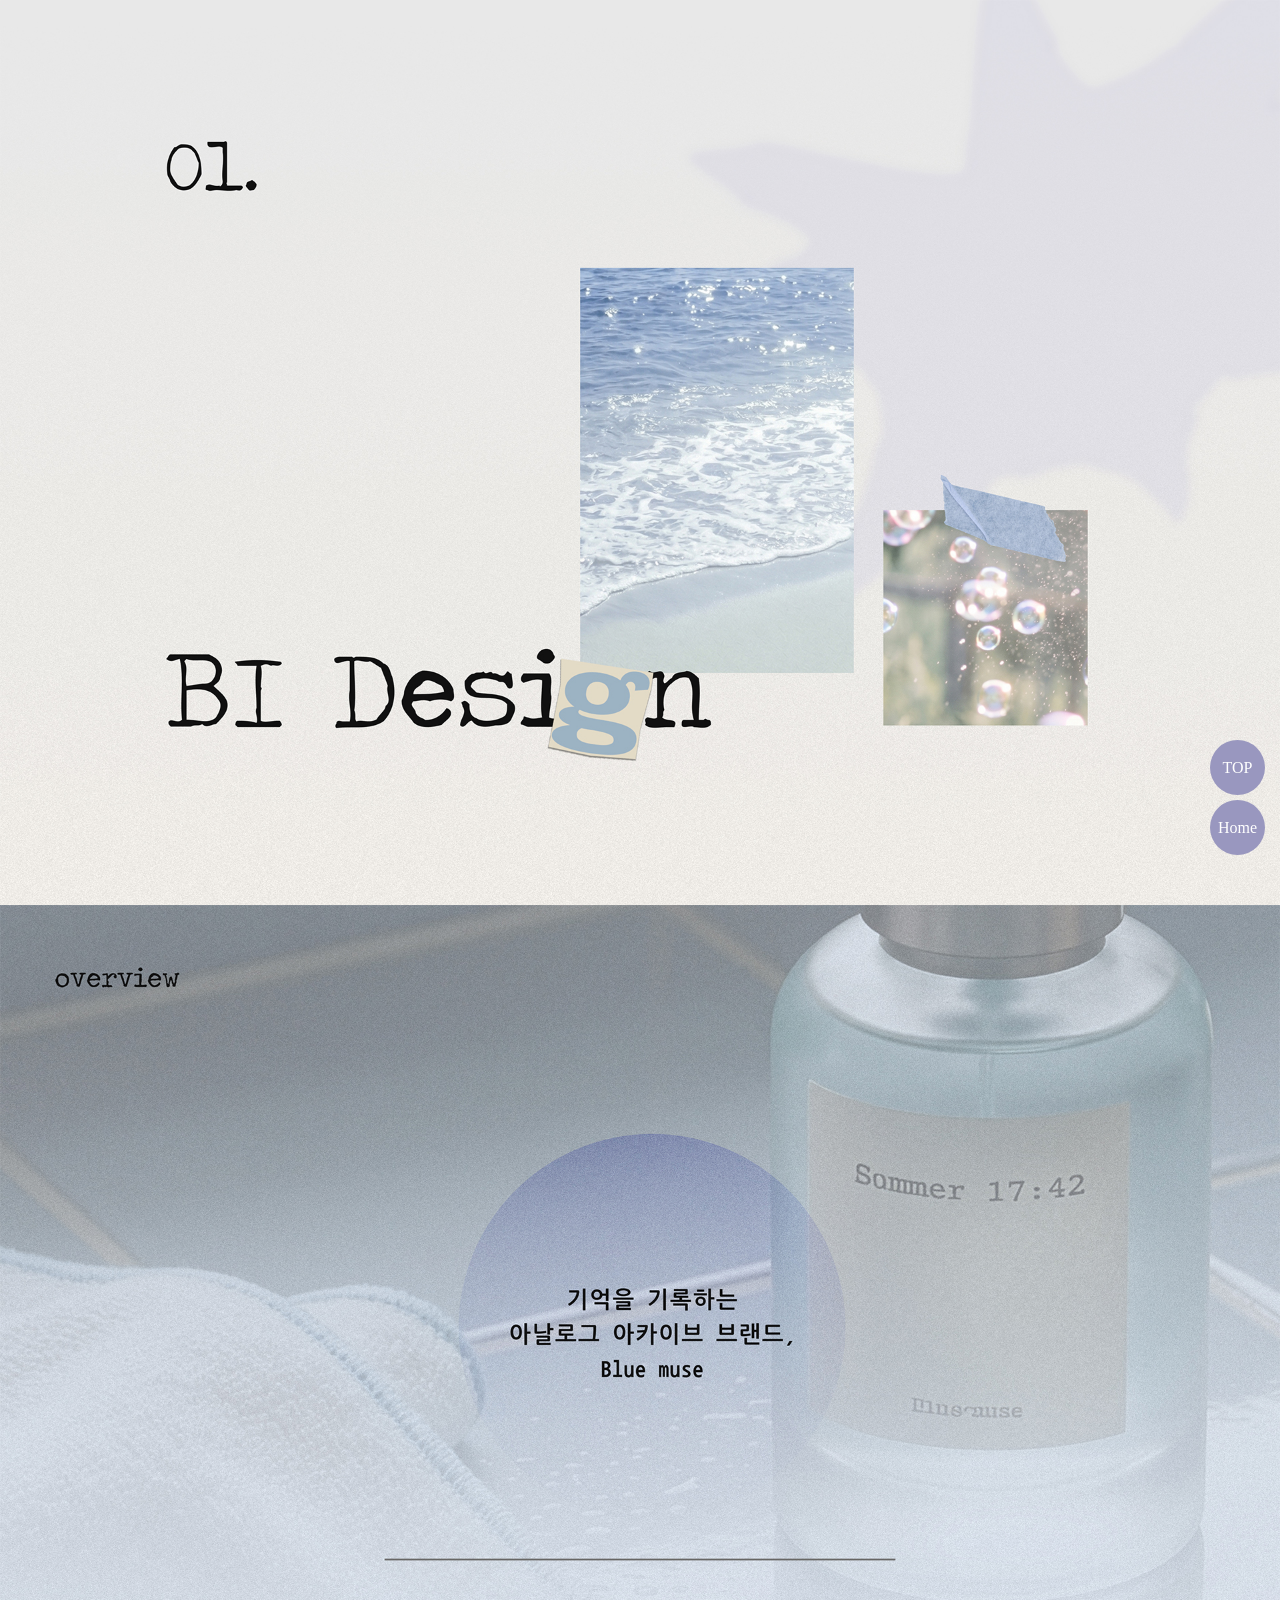
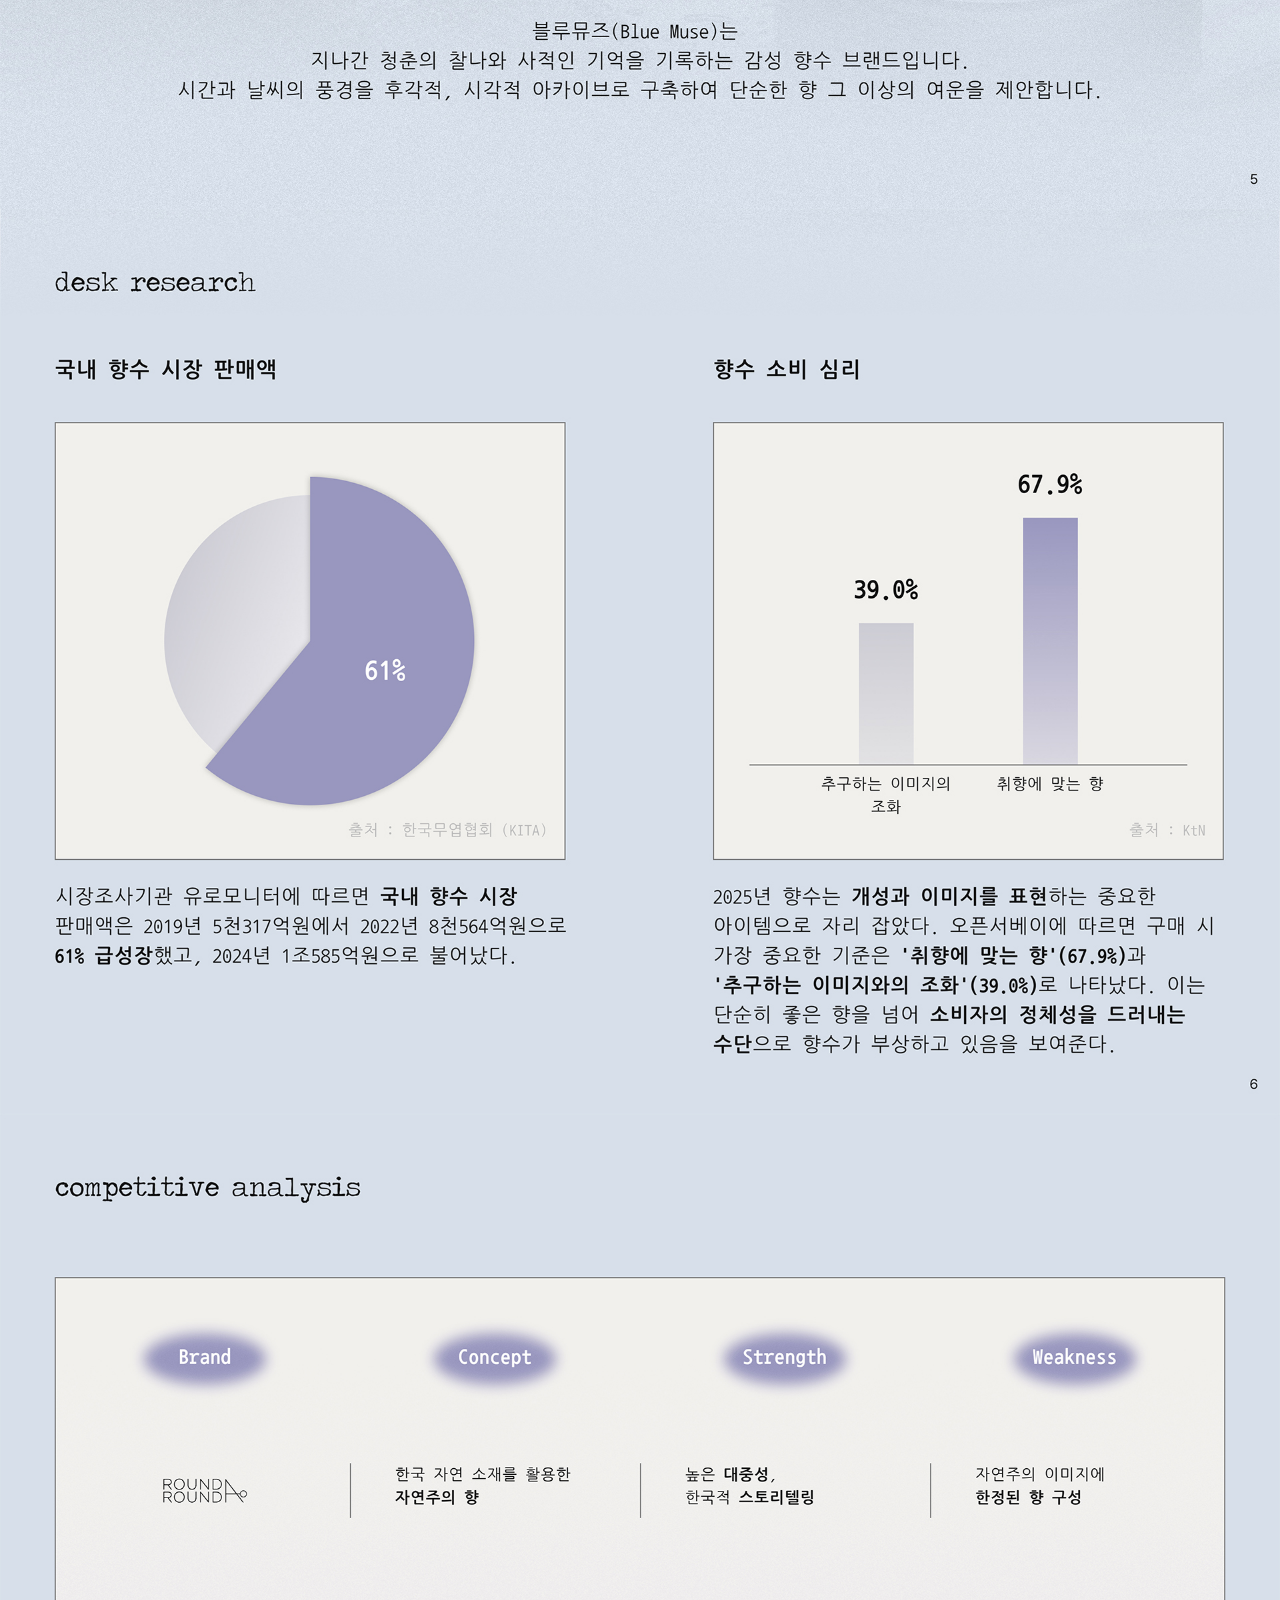
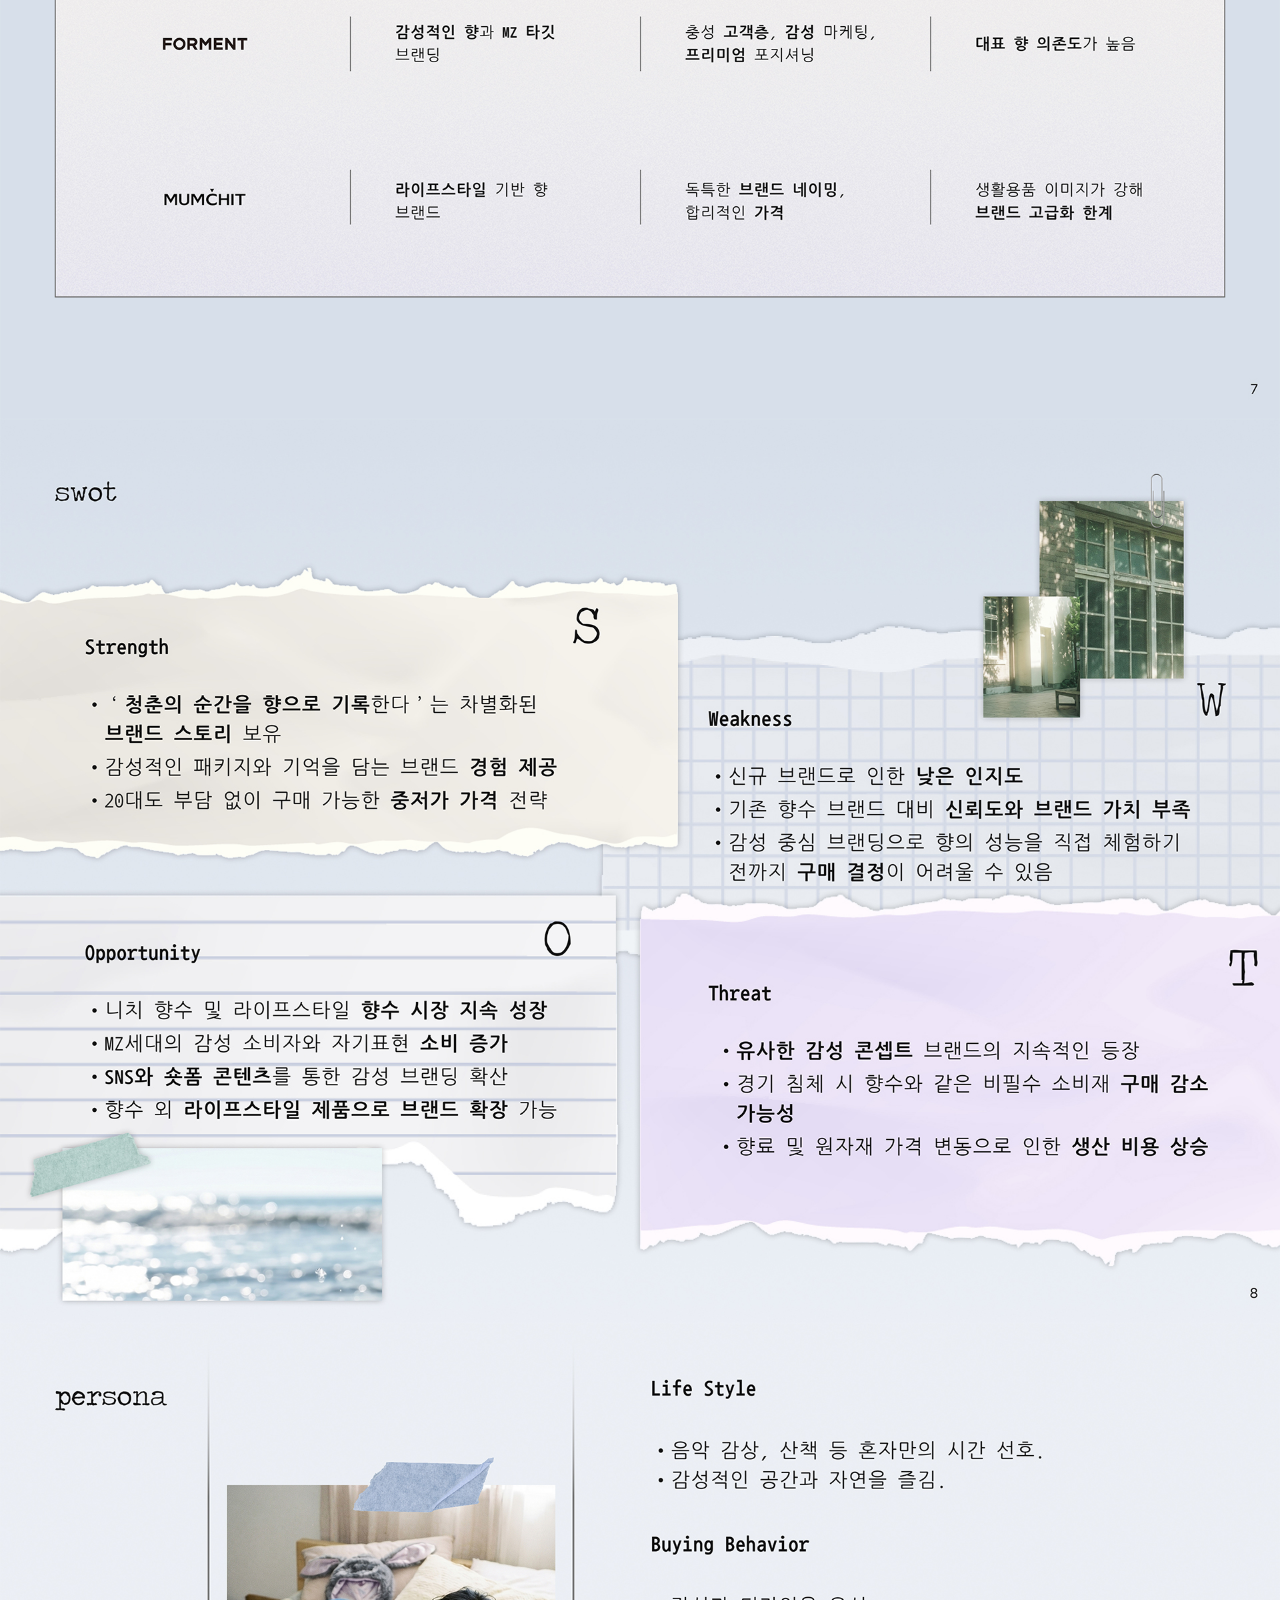
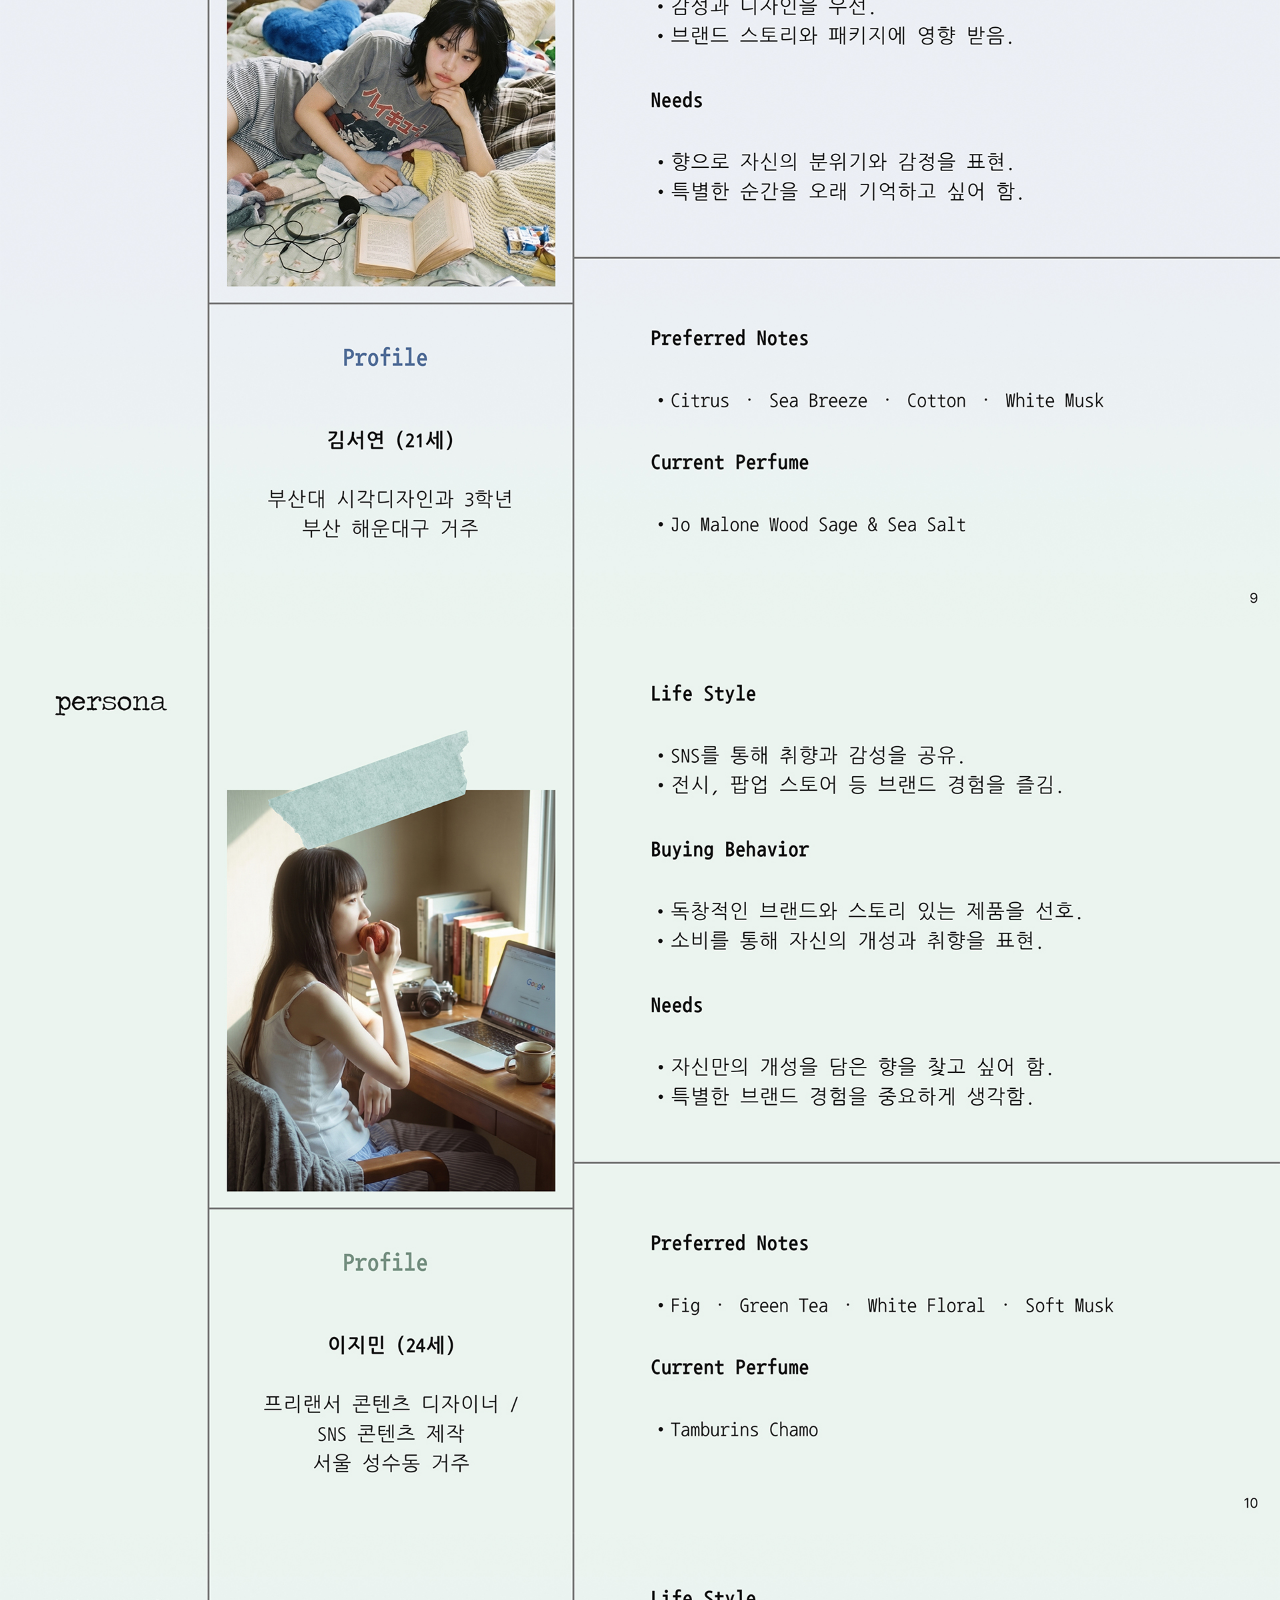
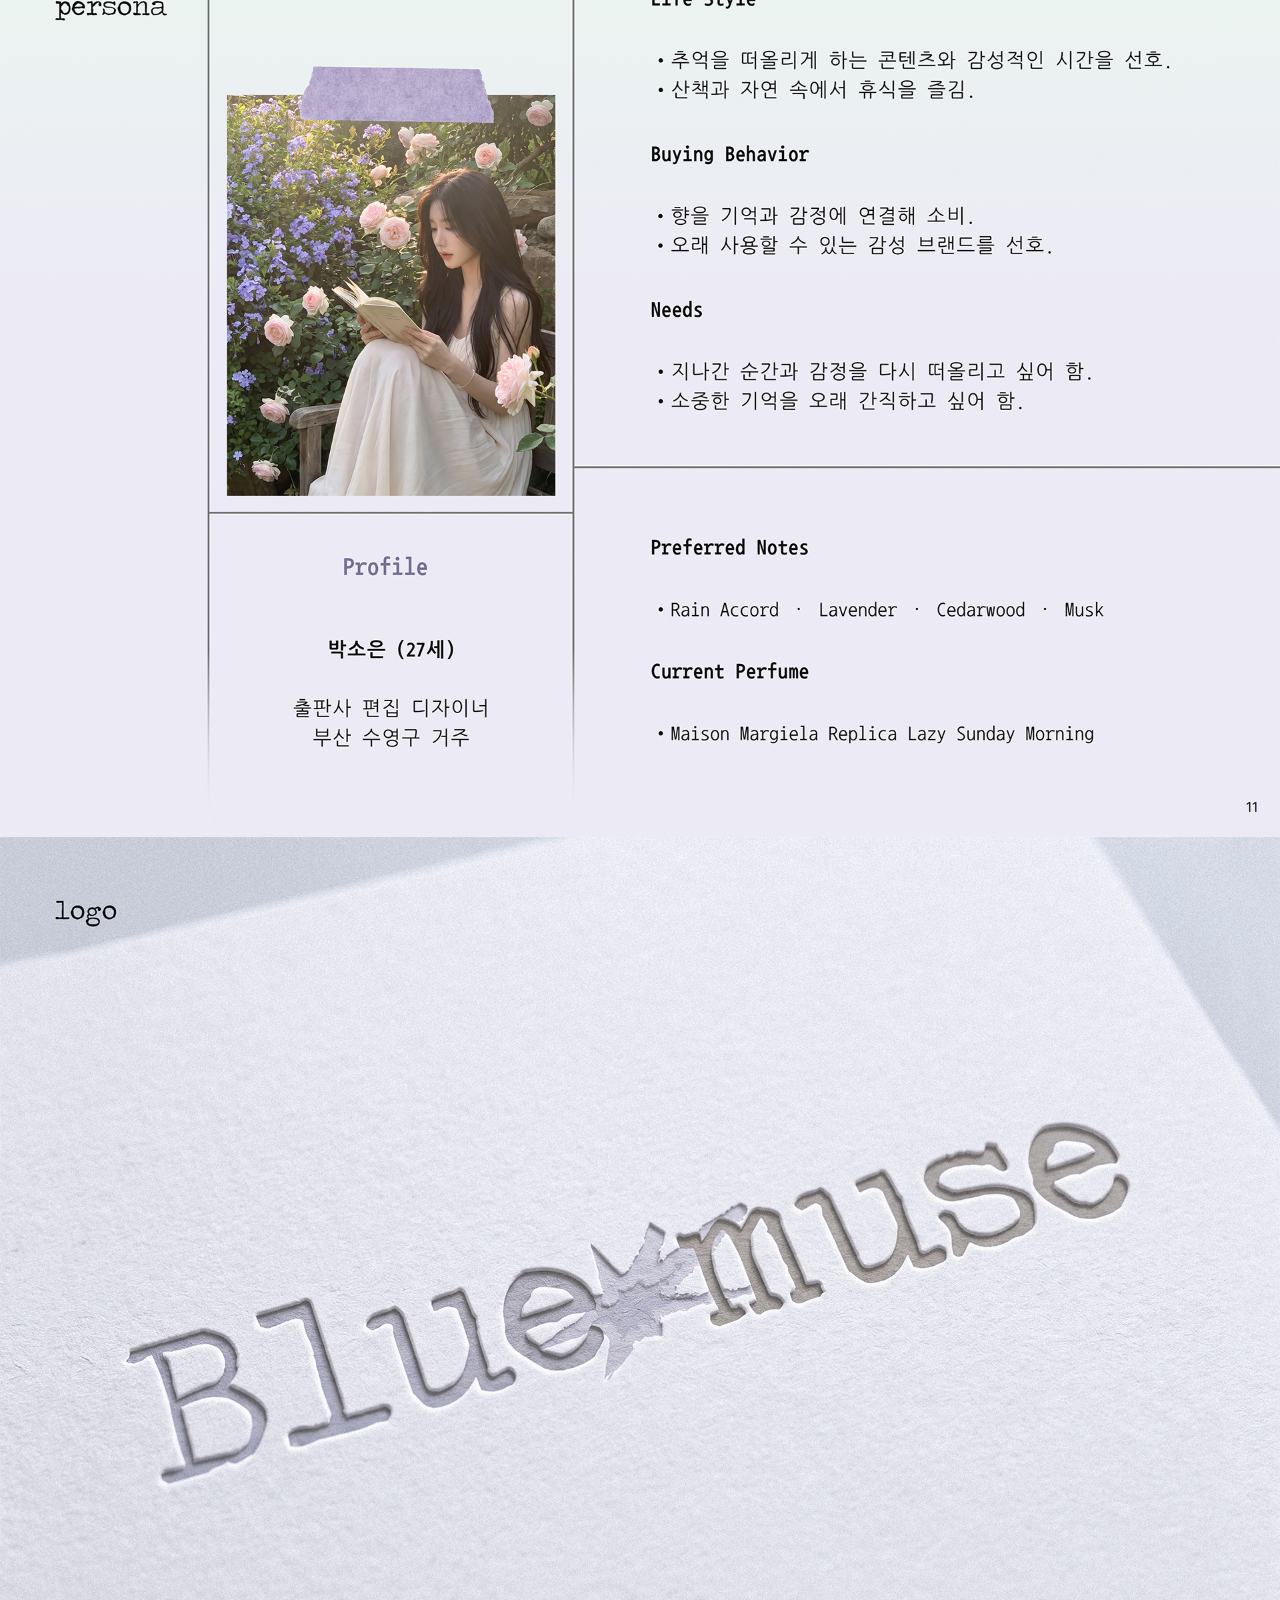
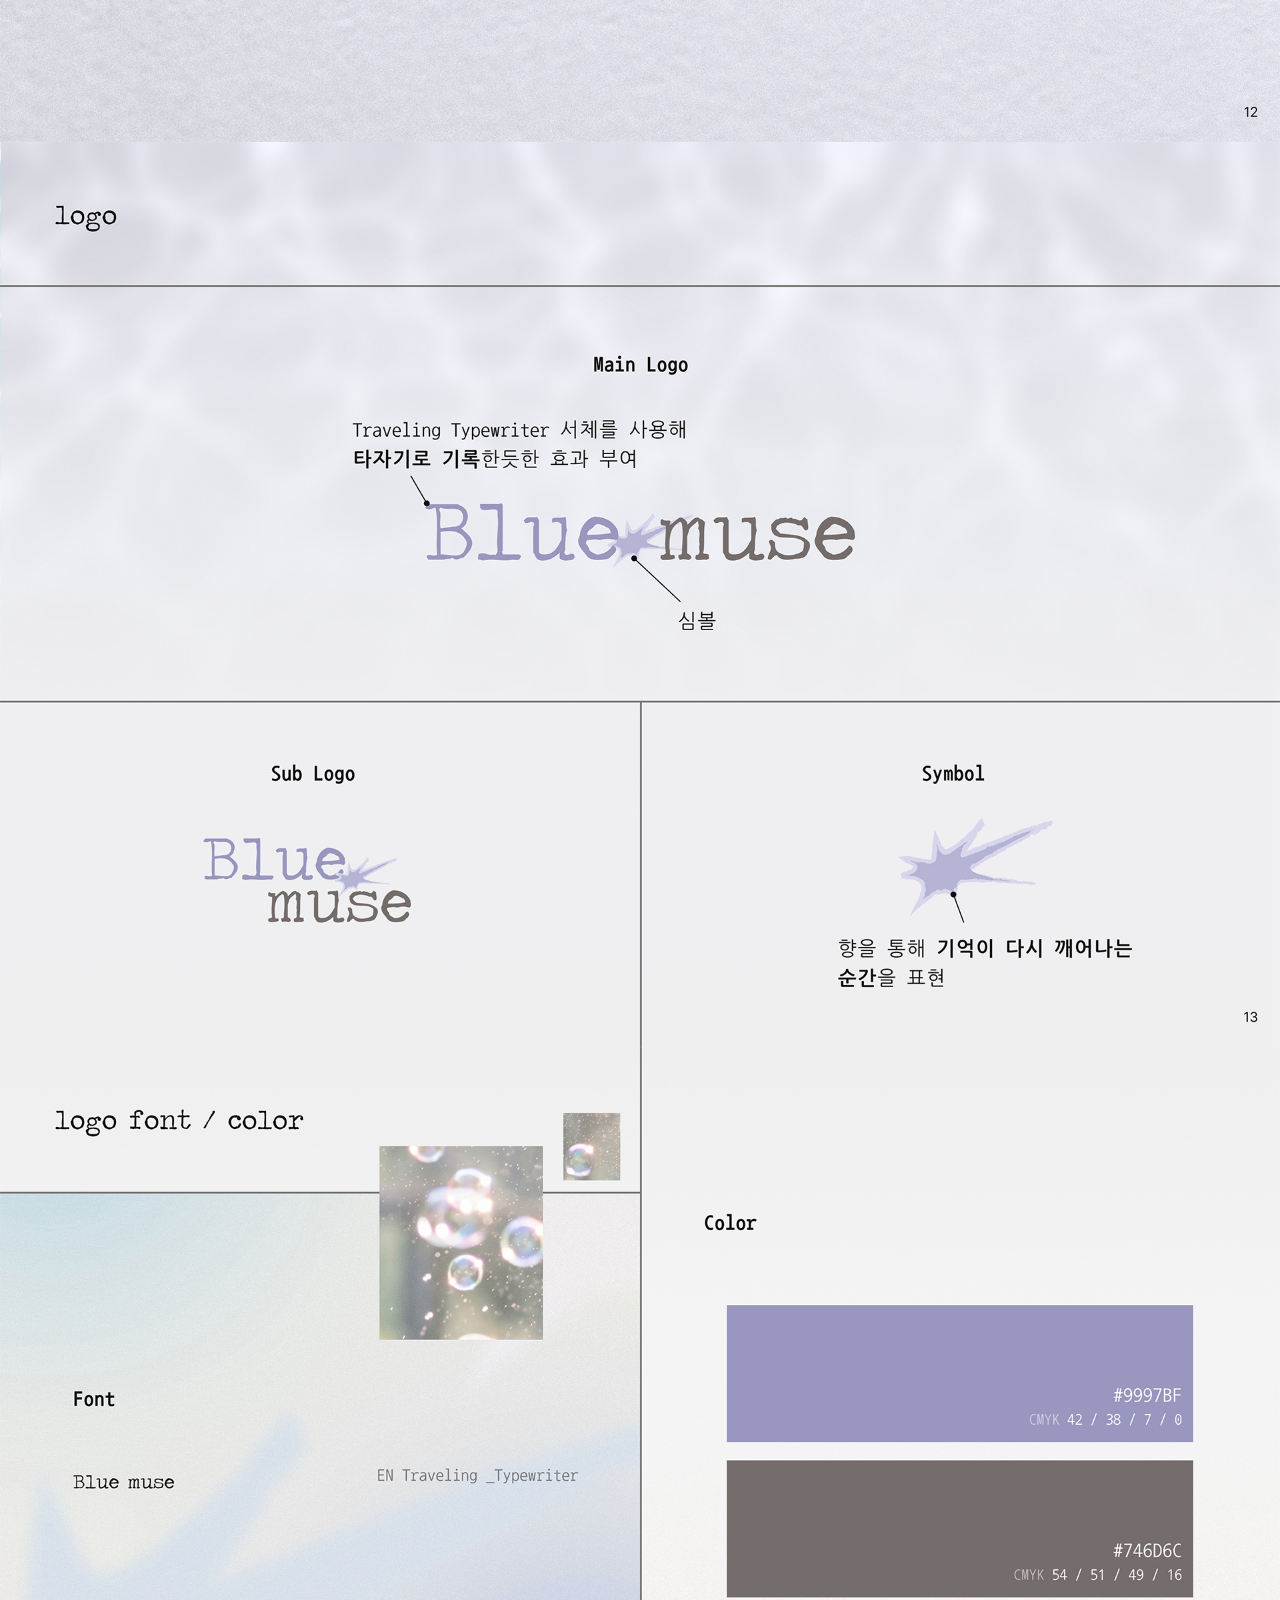
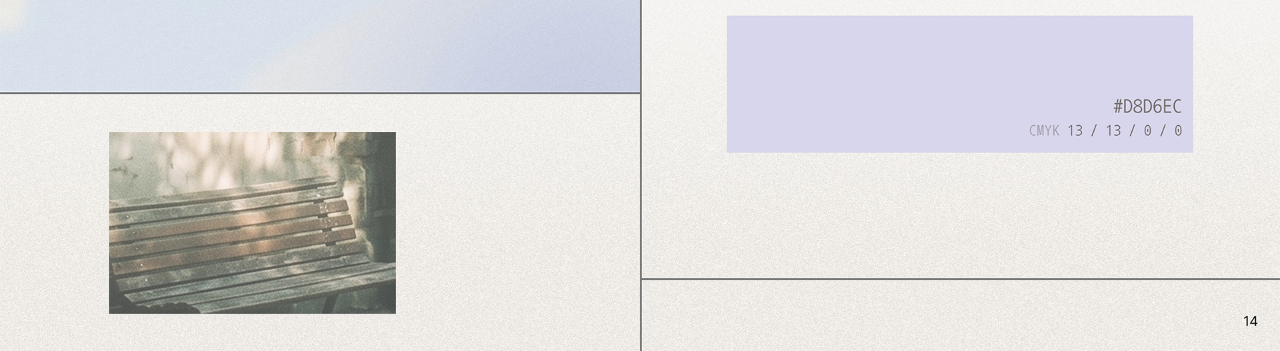
<file: bluemuse/brand_plan.html>
<!doctype html>
<html>
	<head>
		<title>Blue muse_Brand Planning</title>
        <!--favicon-->
        <link rel="shortcut icon" href="../images/symbol1.svg" type="image/x-icon">
		<meta charset="utf-8">
		<meta name="viewport" content="width=device-width, initial-scale=1">
		<meta http-equiv="X-UA-Compatible" content="IE=edge">
		<!--meta-->
		<meta property="og:title" content="Portfolio">
		<meta property="og:description" content="포트폴리오">
		<meta property="og:image" content="https://shinhyegyeong7.github.io/portfolio/assets/img/meta.png">
		<meta property="og:url" content="https://shinhyegyeong7.github.io/portfolio/">
		<meta property="og:type" content="website">

		<style>
			*{margin:0; padding:0;}
			a{text-decoration:none;
				color:inherit;}
			img{
				display: block;
				
			}
			.fixed_box{position:fixed;
				bottom:40px;
				right:30px;
				width:40px;}
			#top img{
					width: 100%;
				}
			.home_btn, .top_btn{
				display: inline-block;
				width:55px;
				line-height: 55px;
				background-color: #9997BF;
				text-align: center;
				border-radius:50%;
				margin-bottom:5px;
				color:#fff;
				transition: all 0.5s;
			}
			.fixed_box a:hover{
				background-color: #111;
			}
		</style>
	</head>
	<body>
		<div id="top">
			<img src="../images/planning1-1.jpg" alt="planning이미지"><!--가이드 이미지 경로 지정하기-->
			<img src="../images/planning1-2.jpg" alt="planning이미지"><!--가이드 이미지 경로 지정하기-->
            <img src="../images/planning1-3.jpg" alt="planning이미지"><!--가이드 이미지 경로 지정하기-->
            <img src="../images/planning1-4.jpg" alt="planning이미지"><!--가이드 이미지 경로 지정하기-->
            <img src="../images/planning1-5.jpg" alt="planning이미지"><!--가이드 이미지 경로 지정하기-->
            <img src="../images/planning1-6.jpg" alt="planning이미지"><!--가이드 이미지 경로 지정하기-->
            <img src="../images/planning1-7.jpg" alt="planning이미지"><!--가이드 이미지 경로 지정하기-->
            <img src="../images/planning1-8.jpg" alt="planning이미지"><!--가이드 이미지 경로 지정하기-->
            <img src="../images/planning1-9.jpg" alt="planning이미지"><!--가이드 이미지 경로 지정하기-->
            <img src="../images/planning1-10.jpg" alt="planning이미지"><!--가이드 이미지 경로 지정하기-->
            <img src="../images/planning1-11.jpg" alt="planning이미지"><!--가이드 이미지 경로 지정하기-->
		</div>
		<div class="fixed_box">
			<a href="#top" class="top_btn"><!--href부분은 이미지를 감싼 div에 있는 id이름과 동일하게 설정.-->
				TOP
			</a>
			<!--메인페이지 경로 설정-->
			<a href="../index.html" target="_blank" class="home_btn">
				Home
			</a>
		</div>


		<!--이동시 부드럽게 이동시키기 위해 추가한 구문 시작. script쪽 전부 삭제가능.-->
		<script src="https://code.jquery.com/jquery-1.12.4.min.js" integrity="sha256-ZosEbRLbNQzLpnKIkEdrPv7lOy9C27hHQ+Xp8a4MxAQ=" crossorigin="anonymous"></script>
		<script>
			$(function() {
				$('a[href*="#"]:not([href="#"])').click(function() {
				if (location.pathname.replace(/^\//,'') == this.pathname.replace(/^\//,'') && location.hostname == this.hostname) {
				var target = $(this.hash);
				target = target.length ? target : $('[name=' + this.hash.slice(1) +']');
				if (target.length) {
				$('html, body').animate({
				scrollTop: target.offset().top
				}, 500);//움직이는 시간 조정
				return false;
				}
				}
				});
				});
		</script>
		<!--이동시 부드럽게 이동시키기 위해 추가한 구문 끝. 삭제가능.-->
	</body>
</html>
</file>
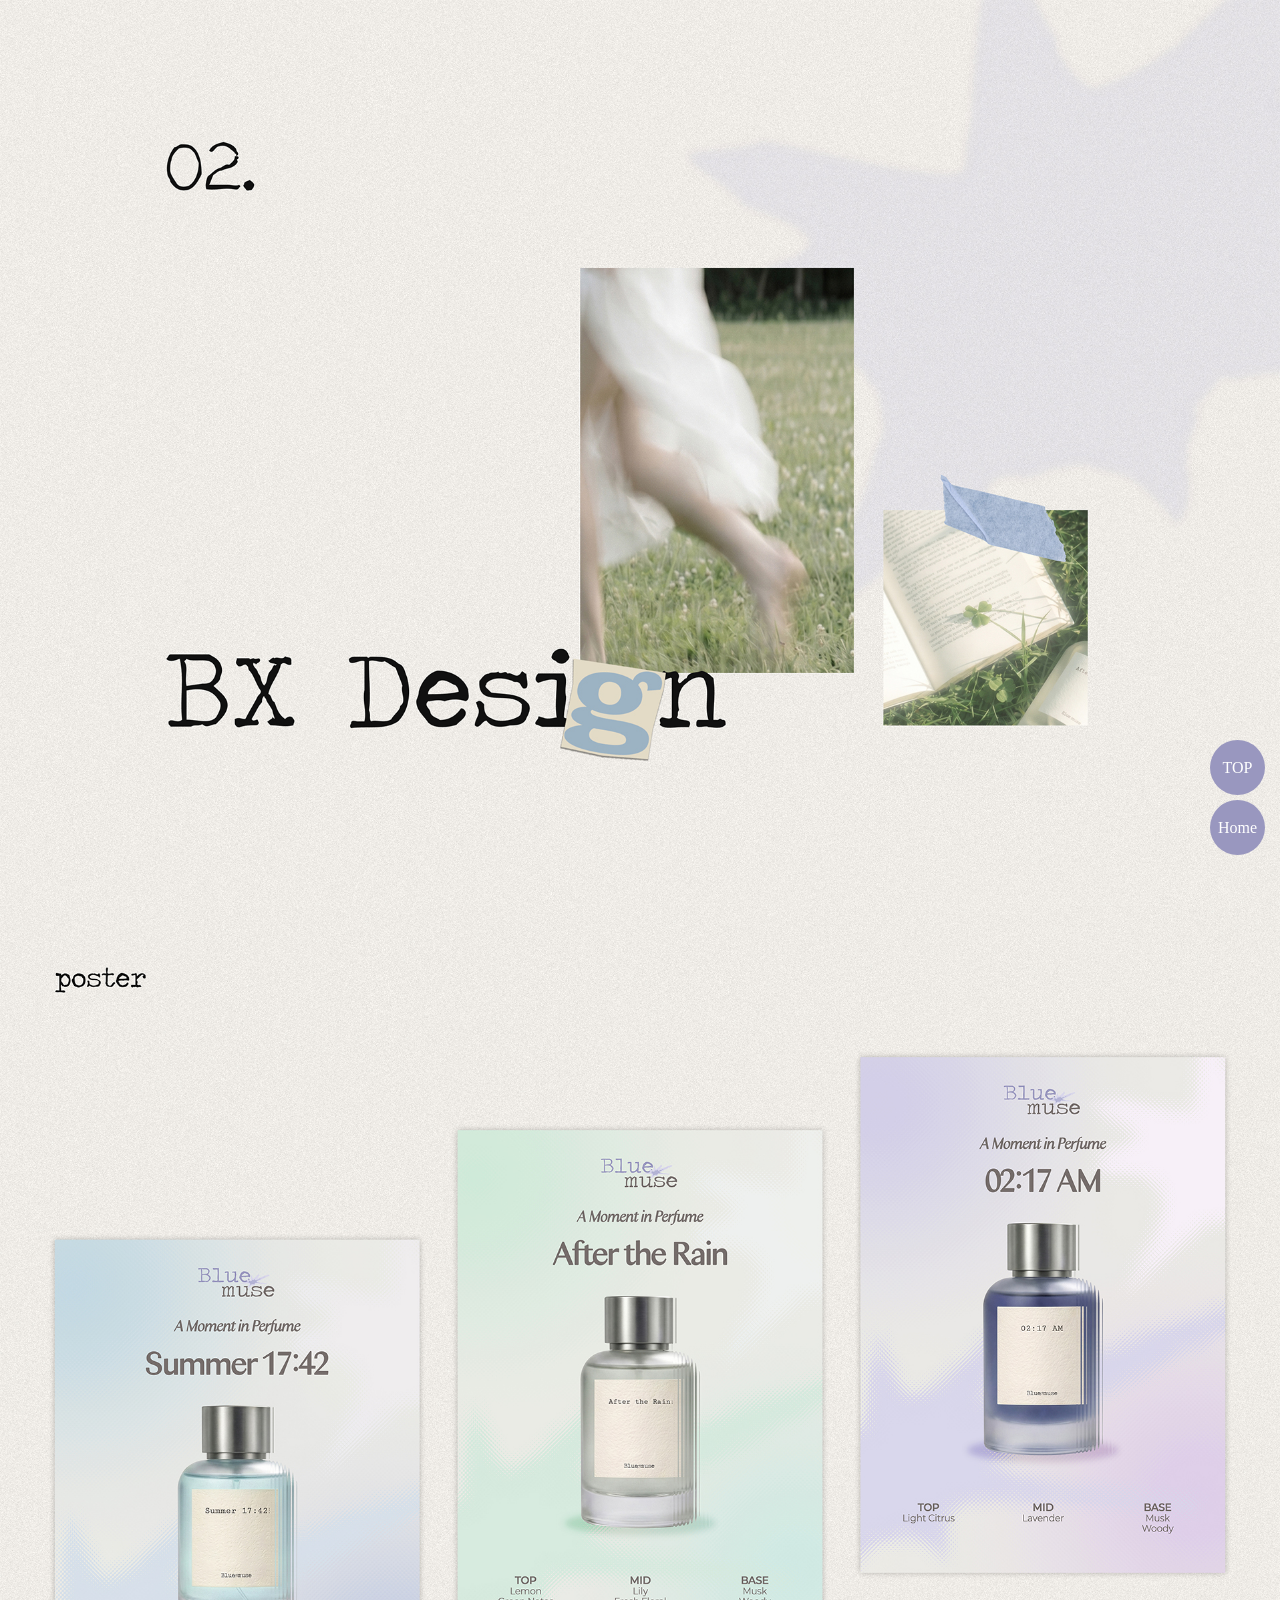
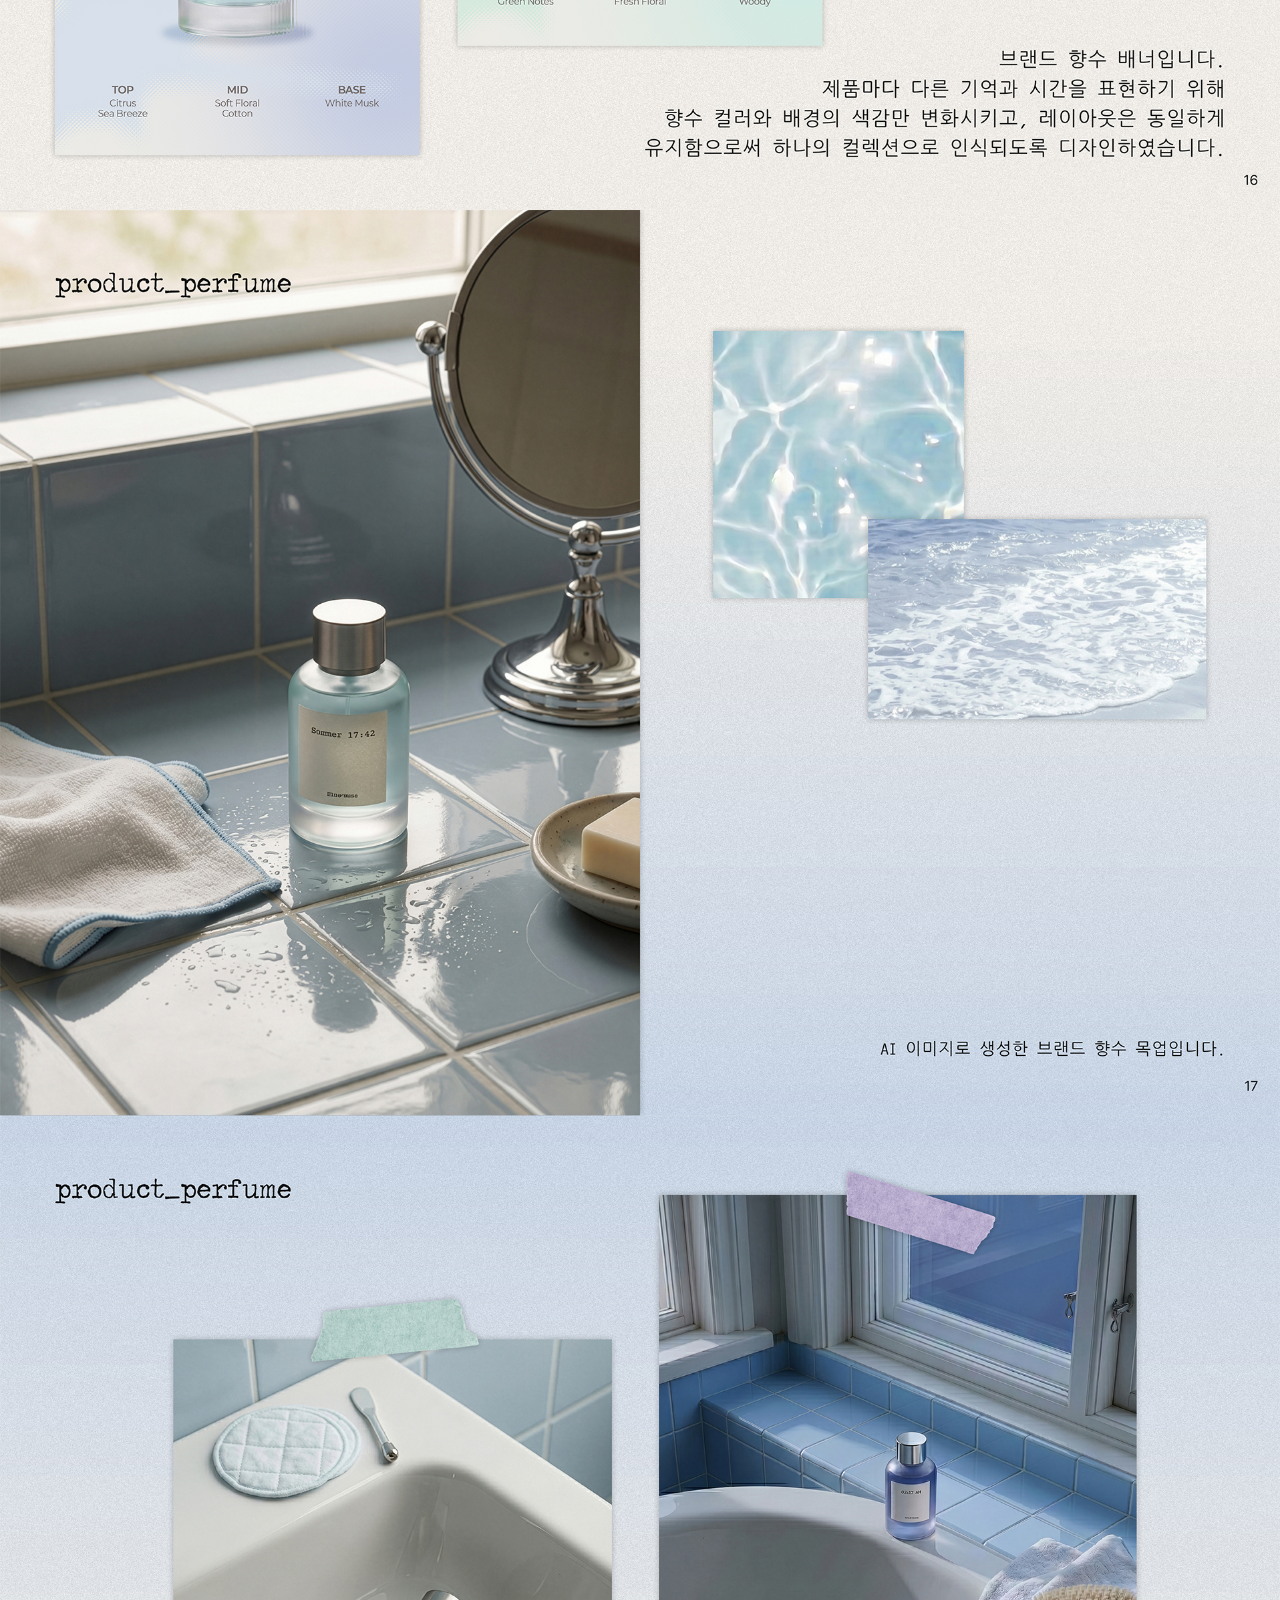
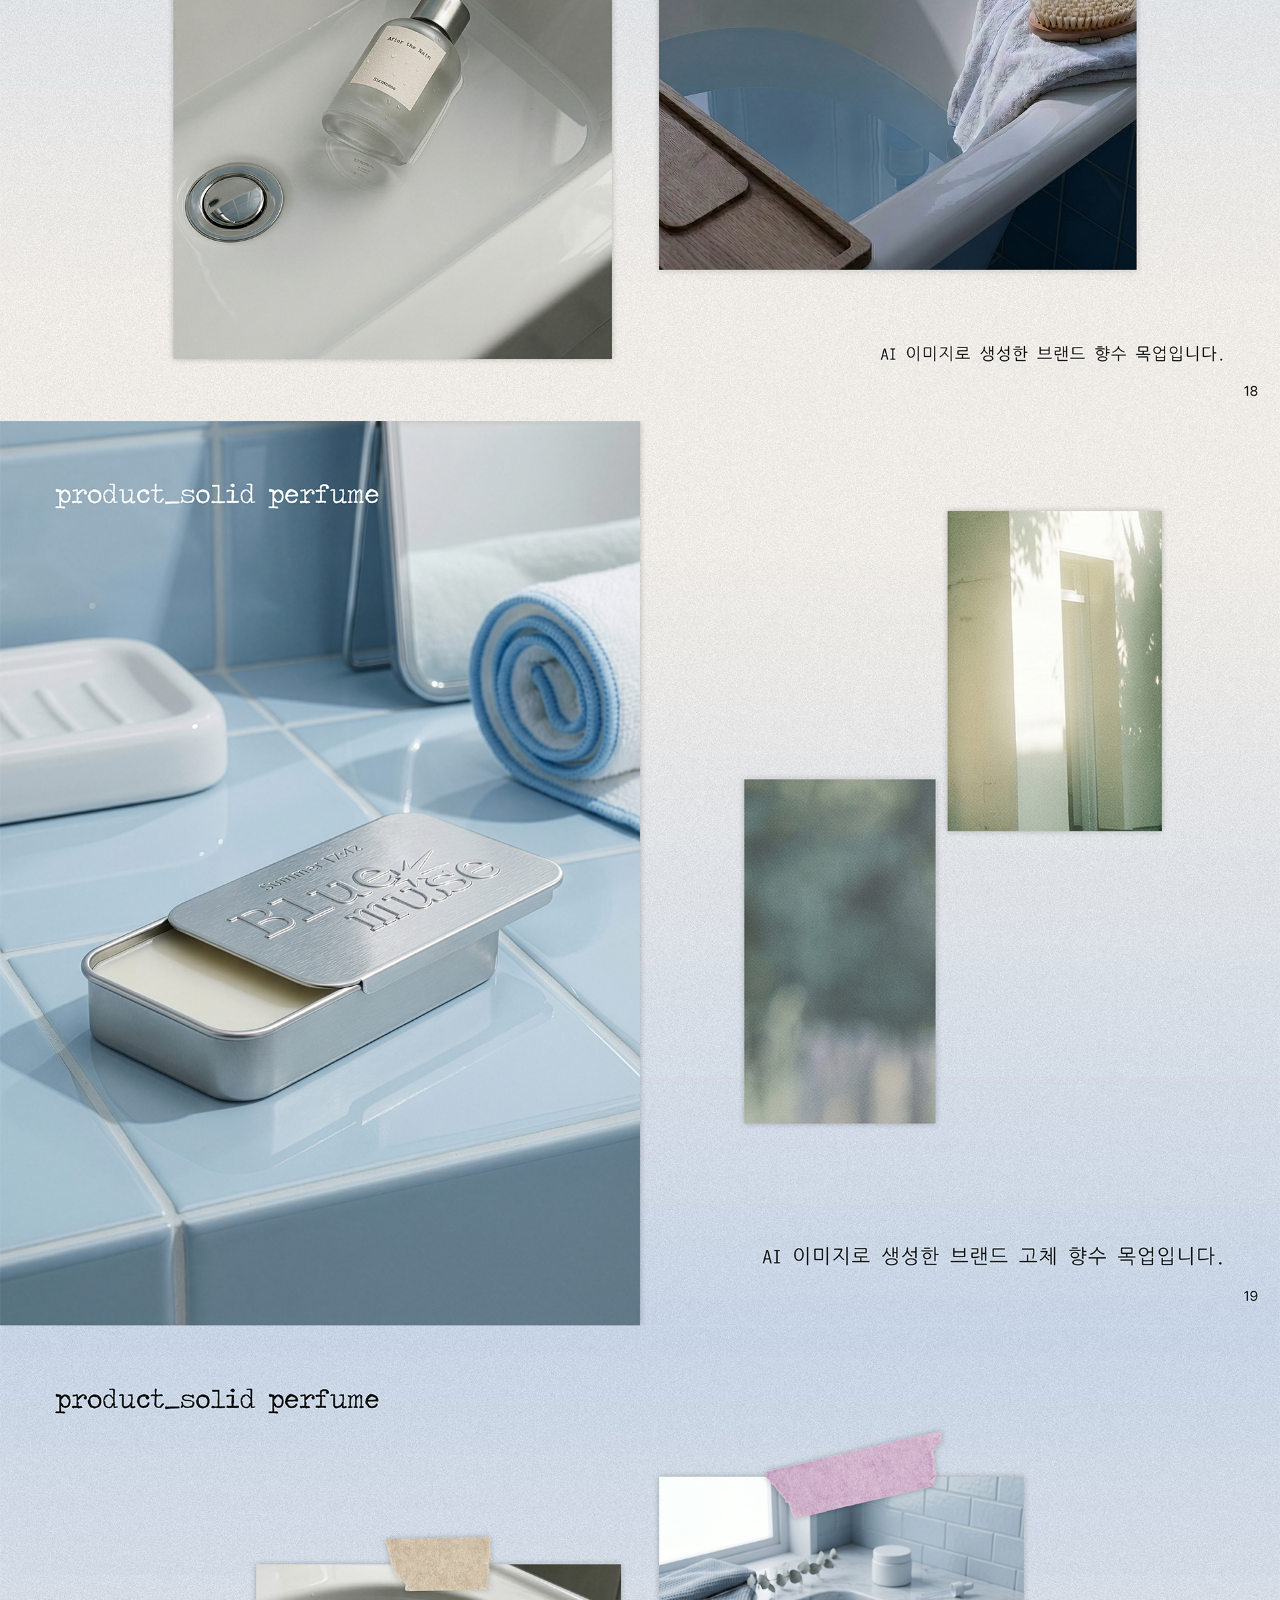
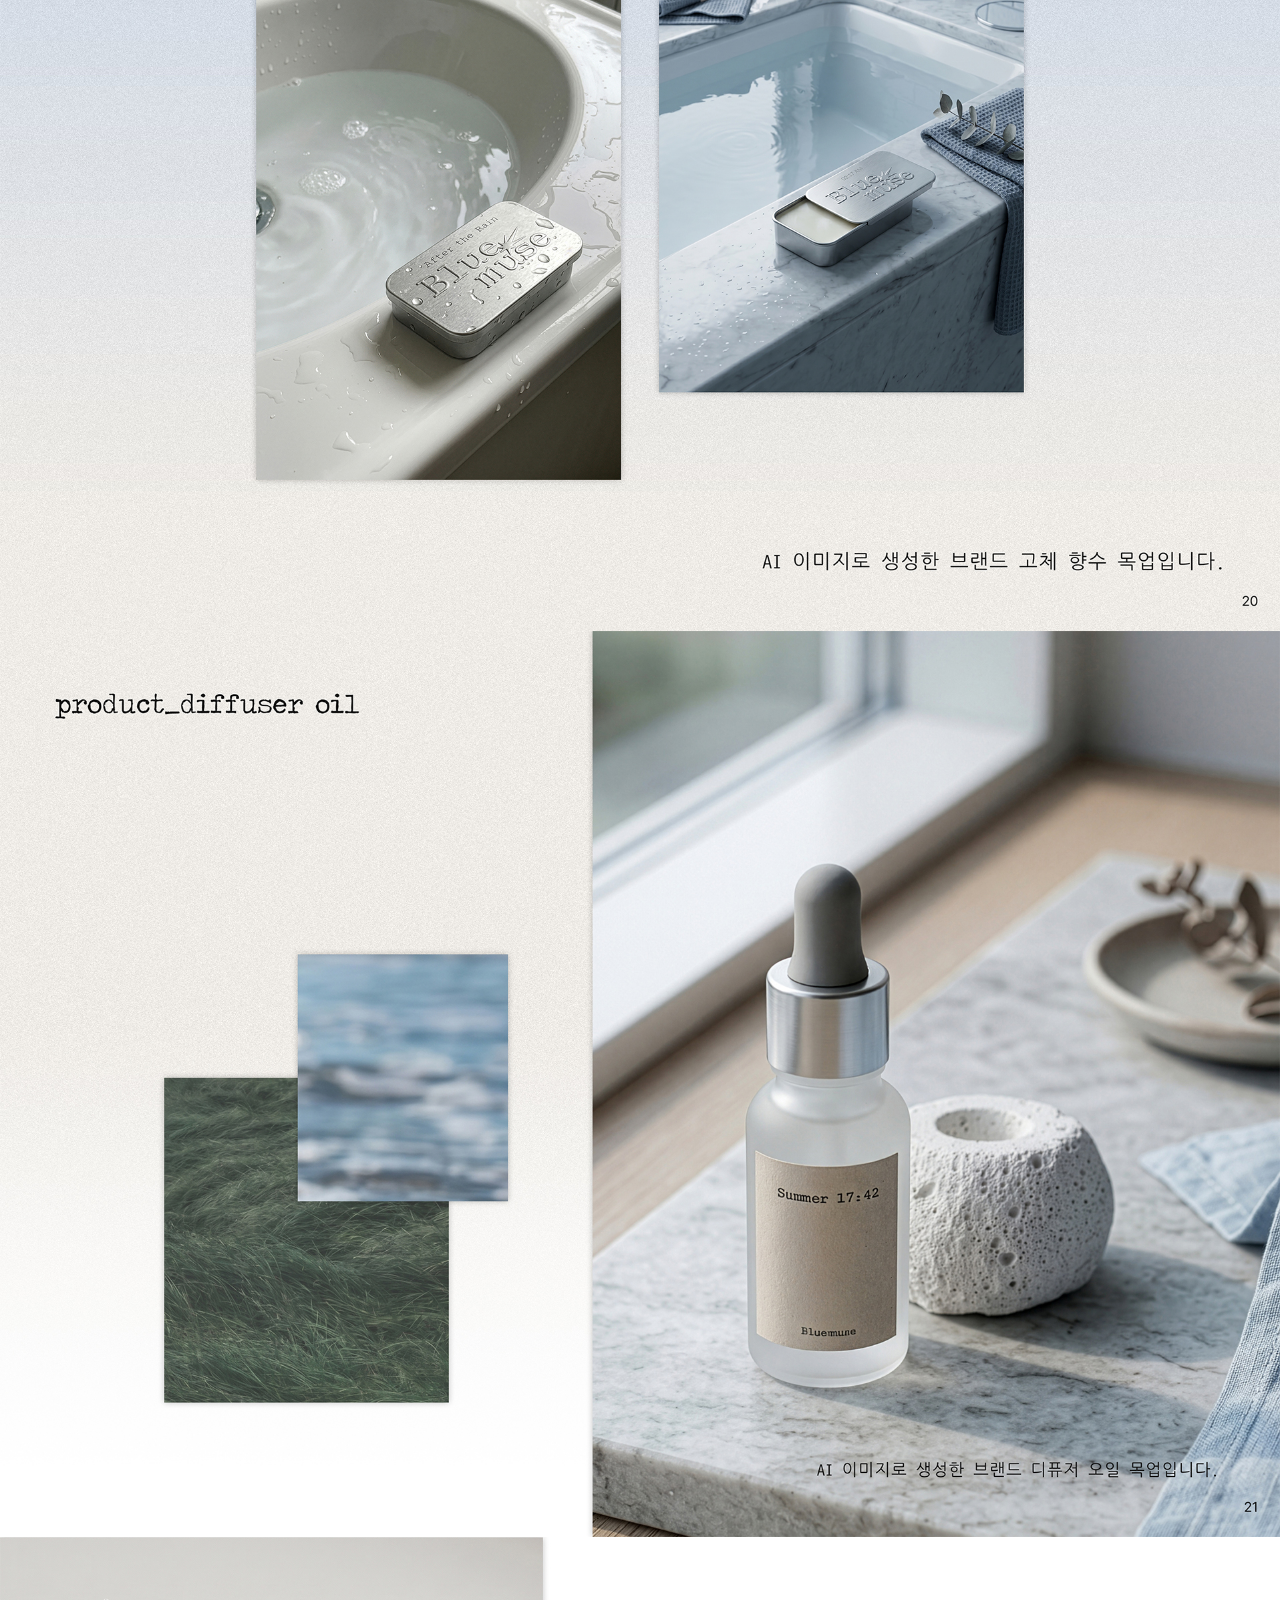
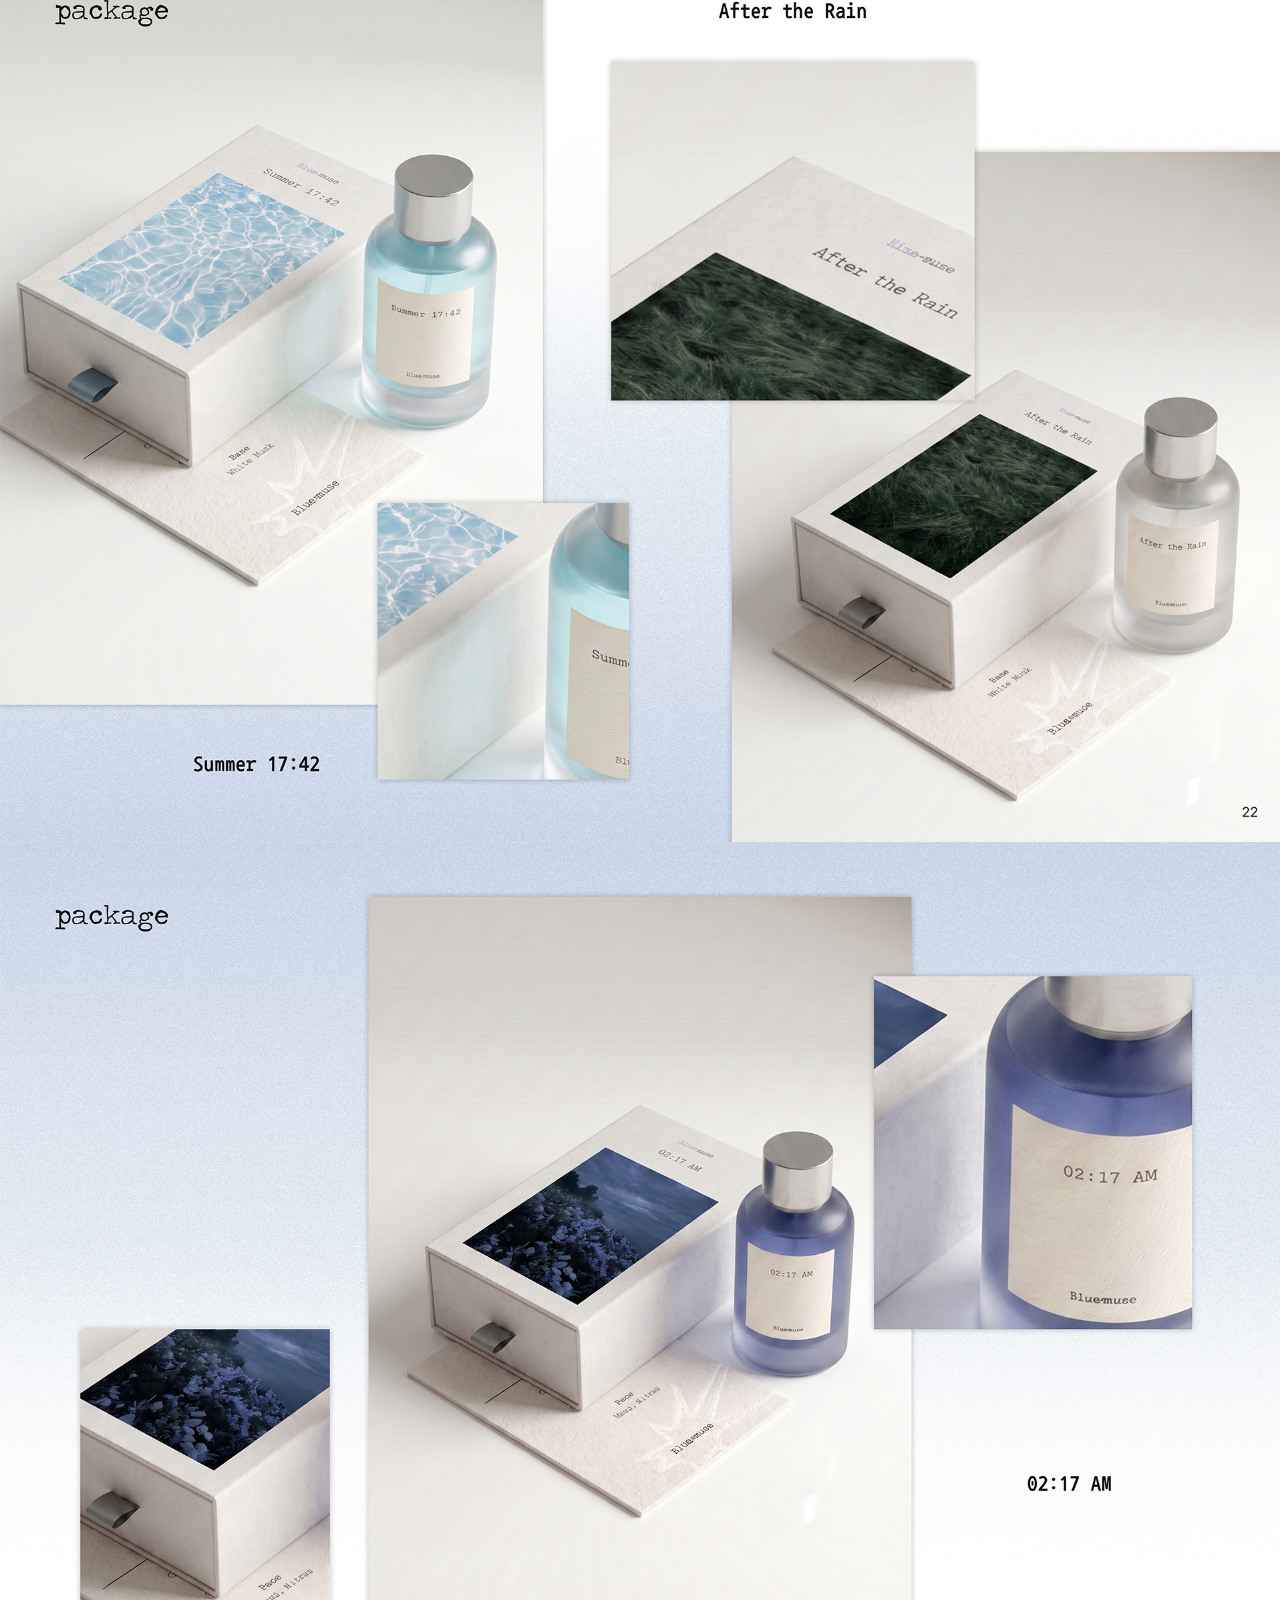
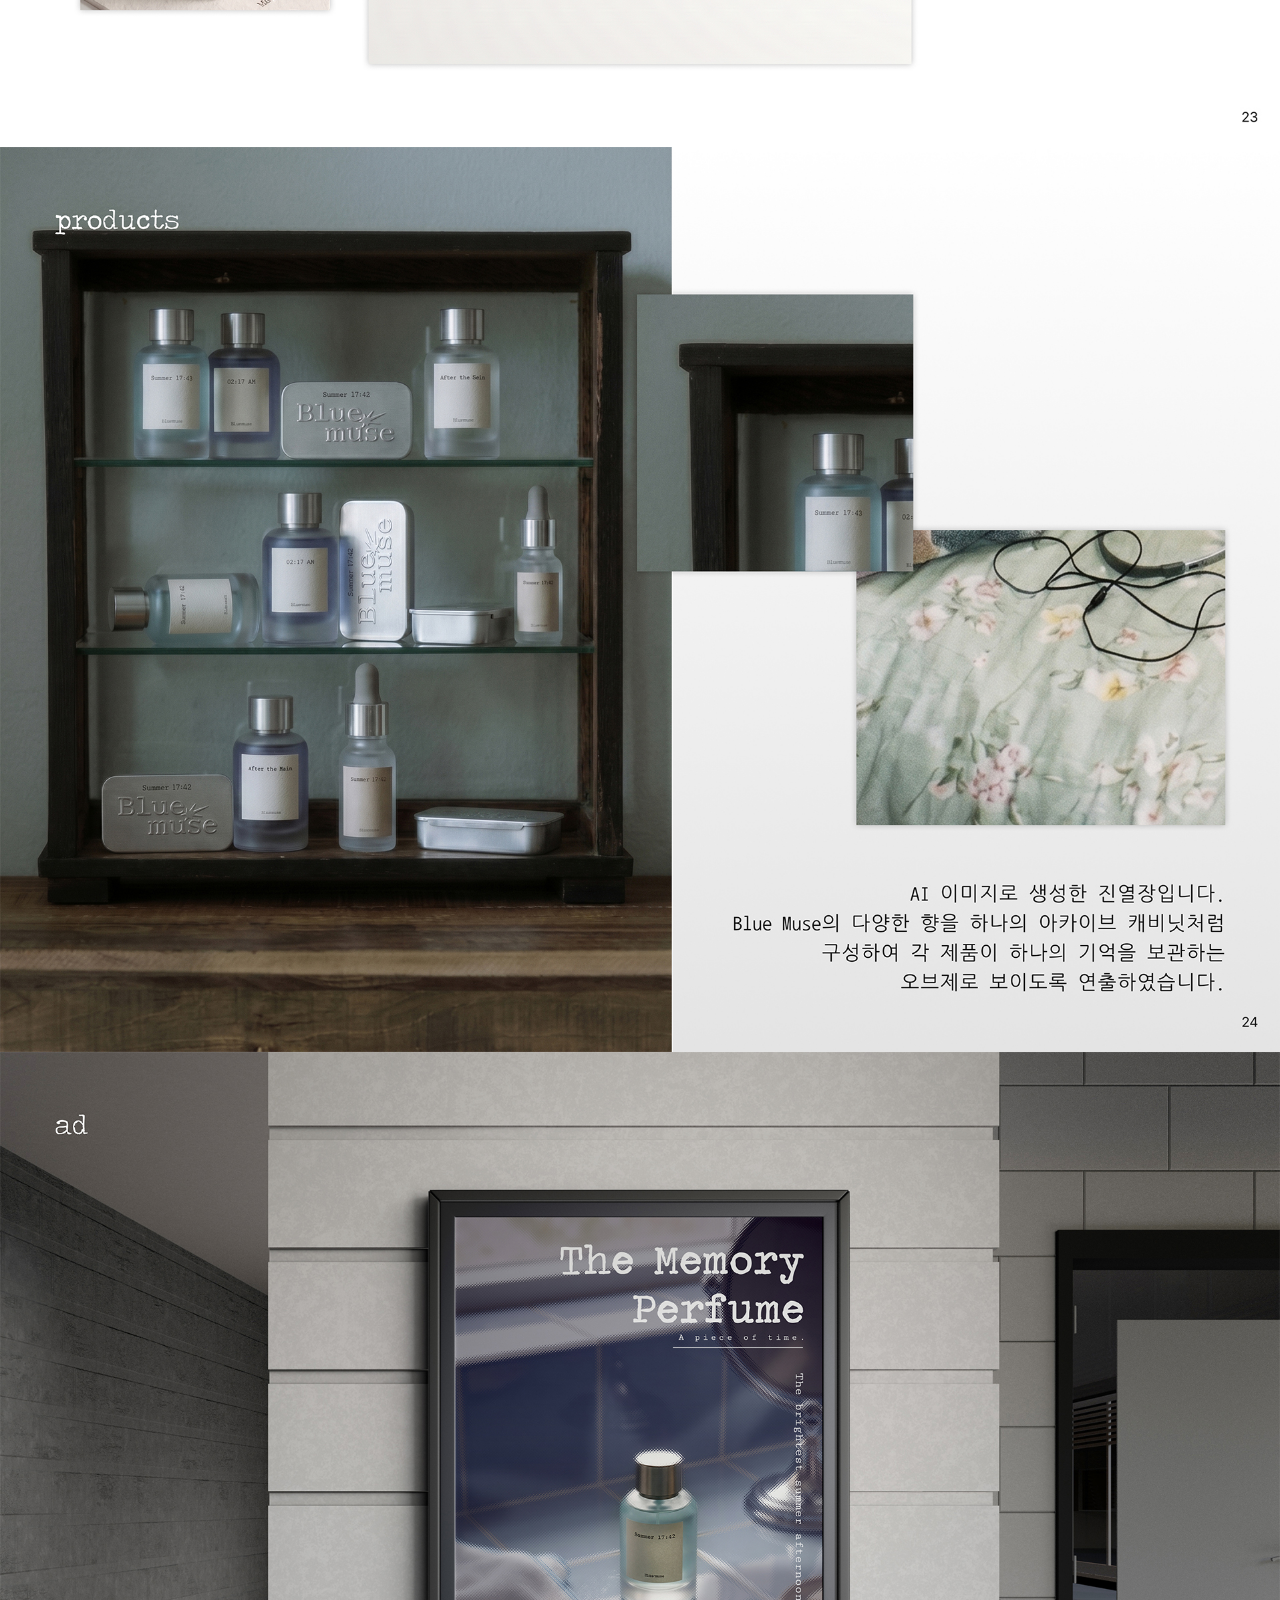
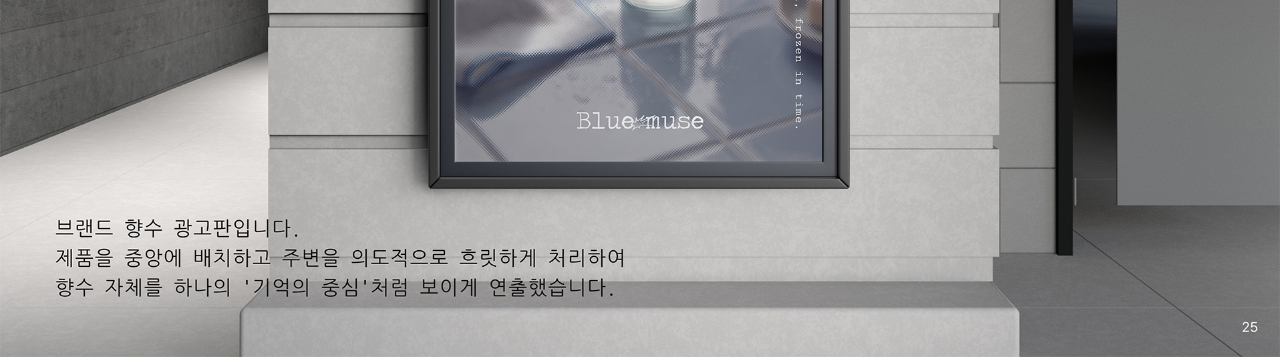
<file: bluemuse/mockup.html>
<!doctype html>
<html>
	<head>
		<title>Blue muse_Mockup</title>
        <!--favicon-->
        <link rel="shortcut icon" href="../images/symbol1.svg" type="image/x-icon">
		<meta charset="utf-8">
		<meta name="viewport" content="width=device-width, initial-scale=1">
		<meta http-equiv="X-UA-Compatible" content="IE=edge">
		<!--meta-->
		<meta property="og:title" content="Portfolio">
		<meta property="og:description" content="포트폴리오">
		<meta property="og:image" content="https://shinhyegyeong7.github.io/portfolio/assets/img/meta.png">
		<meta property="og:url" content="https://shinhyegyeong7.github.io/portfolio/">
		<meta property="og:type" content="website">

		<style>
			*{margin:0; padding:0;}
			a{text-decoration:none;
				color:inherit;}
			img{
				display: block;
				
			}
			.fixed_box{position:fixed;
				bottom:40px;
				right:30px;
				width:40px;}
			#top img{
					width: 100%;
				}
			.home_btn, .top_btn{
				display: inline-block;
				width:55px;
				line-height: 55px;
				background-color: #9997BF;
				text-align: center;
				border-radius:50%;
				margin-bottom:5px;
				color:#fff;
				transition: all 0.5s;
			}
			.fixed_box a:hover{
				background-color: #111;
			}
		</style>
	</head>
	<body>
		<div id="top">
			<img src="../images/mockup1-1.jpg" alt="mockup이미지"><!--가이드 이미지 경로 지정하기-->
			<img src="../images/mockup1-2.jpg" alt="mockup이미지"><!--가이드 이미지 경로 지정하기-->
			<img src="../images/mockup1-3.jpg" alt="mockup이미지"><!--가이드 이미지 경로 지정하기-->
			<img src="../images/mockup1-4.jpg" alt="mockup이미지"><!--가이드 이미지 경로 지정하기-->
			<img src="../images/mockup1-5.jpg" alt="mockup이미지"><!--가이드 이미지 경로 지정하기-->
			<img src="../images/mockup1-6.jpg" alt="mockup이미지"><!--가이드 이미지 경로 지정하기-->
			<img src="../images/mockup1-7.jpg" alt="mockup이미지"><!--가이드 이미지 경로 지정하기-->
			<img src="../images/mockup1-8.jpg" alt="mockup이미지"><!--가이드 이미지 경로 지정하기-->
			<img src="../images/mockup1-9.jpg" alt="mockup이미지"><!--가이드 이미지 경로 지정하기-->
			<img src="../images/mockup1-10.jpg" alt="mockup이미지"><!--가이드 이미지 경로 지정하기-->
			<img src="../images/mockup1-11.jpg" alt="mockup이미지"><!--가이드 이미지 경로 지정하기-->
		</div>
		<div class="fixed_box">
			<a href="#top" class="top_btn"><!--href부분은 이미지를 감싼 div에 있는 id이름과 동일하게 설정.-->
				TOP
			</a>
			<!--메인페이지 경로 설정-->
			<a href="../index.html" target="_blank" class="home_btn">
				Home
			</a>
		</div>


		<!--이동시 부드럽게 이동시키기 위해 추가한 구문 시작. script쪽 전부 삭제가능.-->
		<script src="https://code.jquery.com/jquery-1.12.4.min.js" integrity="sha256-ZosEbRLbNQzLpnKIkEdrPv7lOy9C27hHQ+Xp8a4MxAQ=" crossorigin="anonymous"></script>
		<script>
			$(function() {
				$('a[href*="#"]:not([href="#"])').click(function() {
				if (location.pathname.replace(/^\//,'') == this.pathname.replace(/^\//,'') && location.hostname == this.hostname) {
				var target = $(this.hash);
				target = target.length ? target : $('[name=' + this.hash.slice(1) +']');
				if (target.length) {
				$('html, body').animate({
				scrollTop: target.offset().top
				}, 500);//움직이는 시간 조정
				return false;
				}
				}
				});
				});
		</script>
		<!--이동시 부드럽게 이동시키기 위해 추가한 구문 끝. 삭제가능.-->
	</body>
</html>
</file>
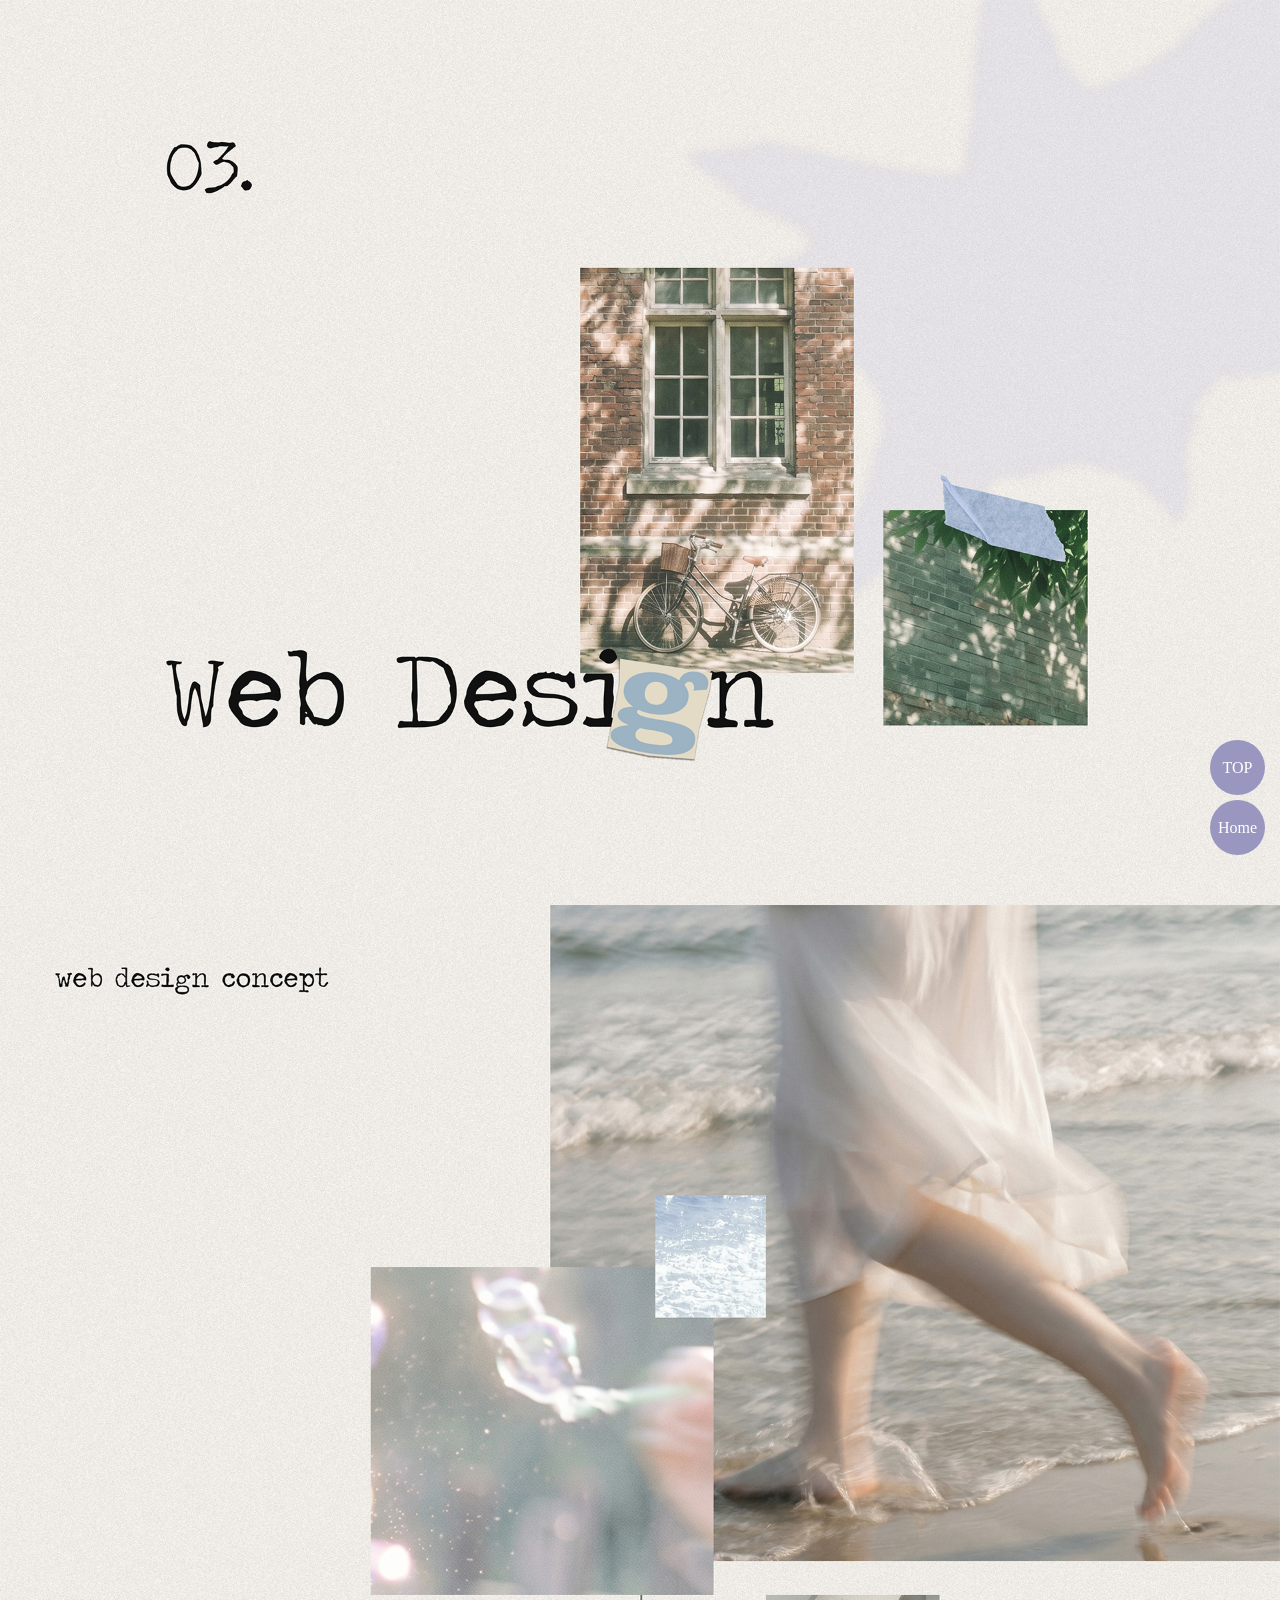
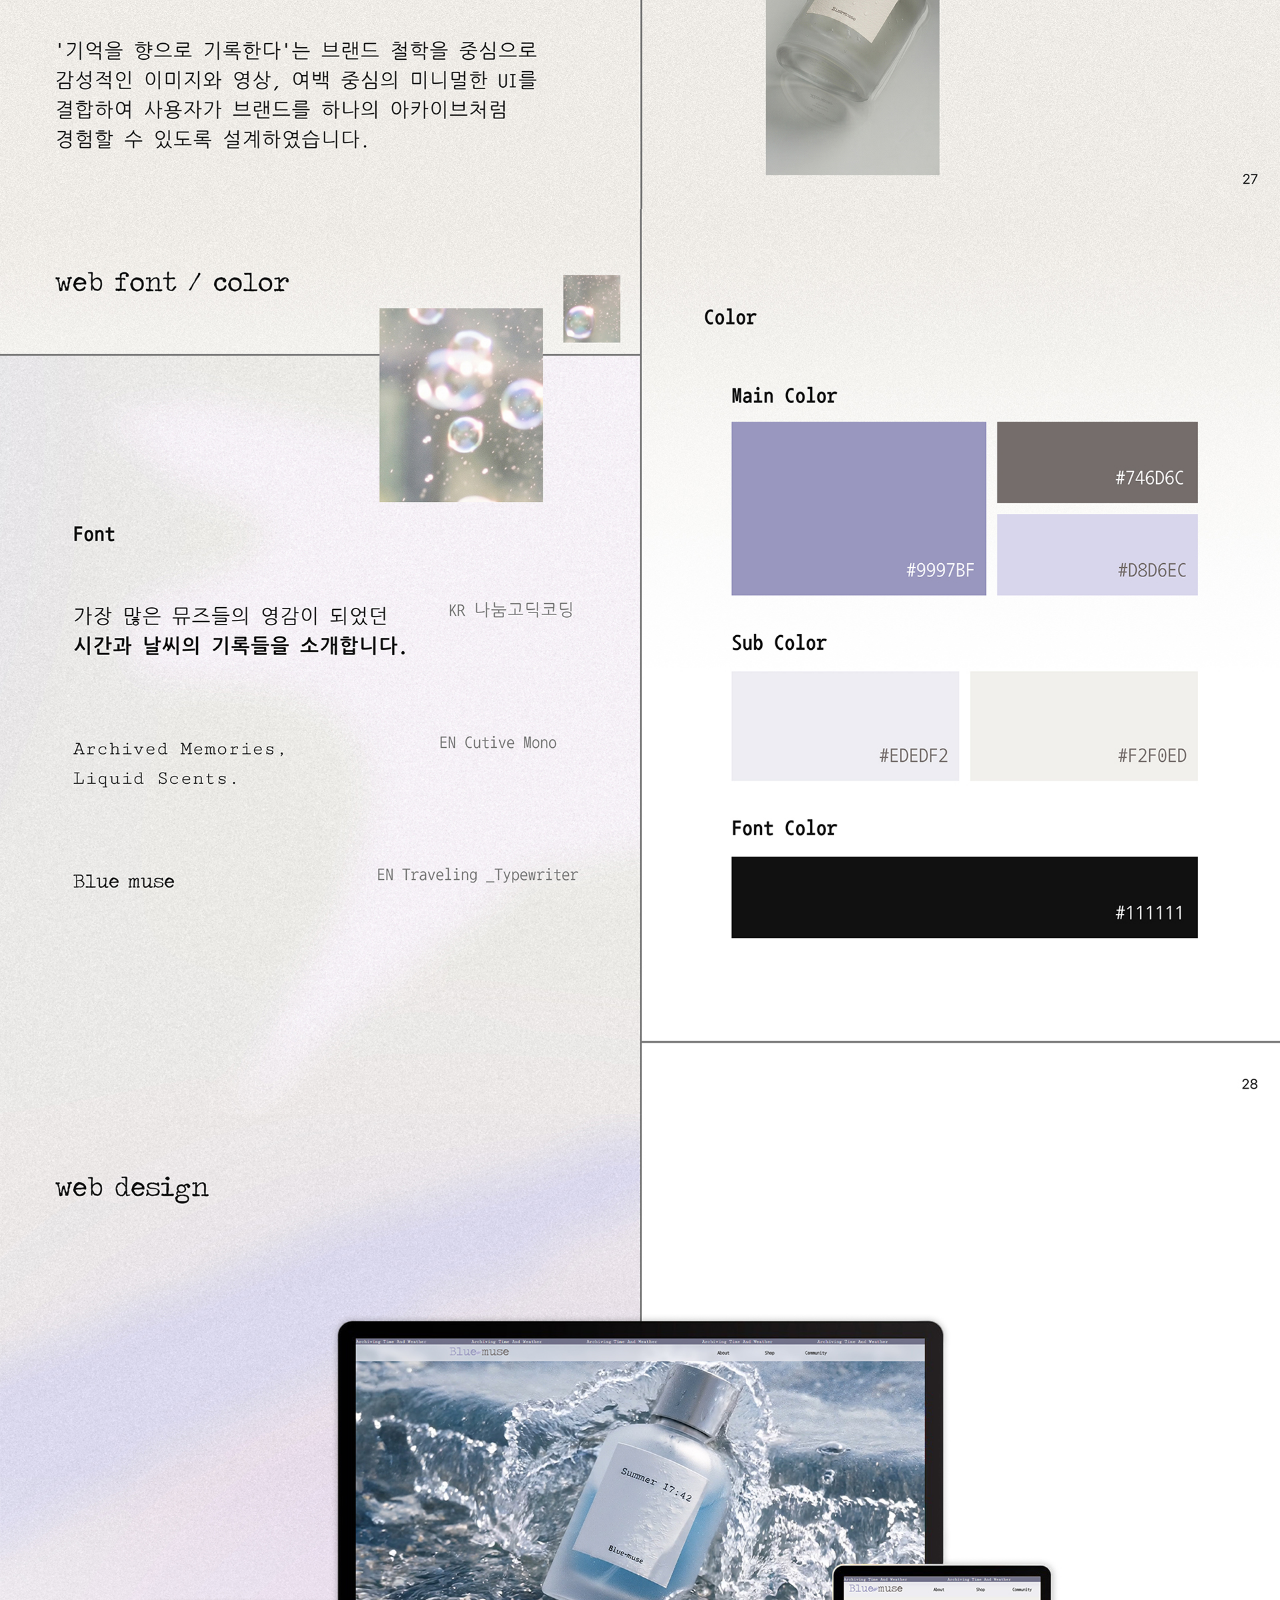
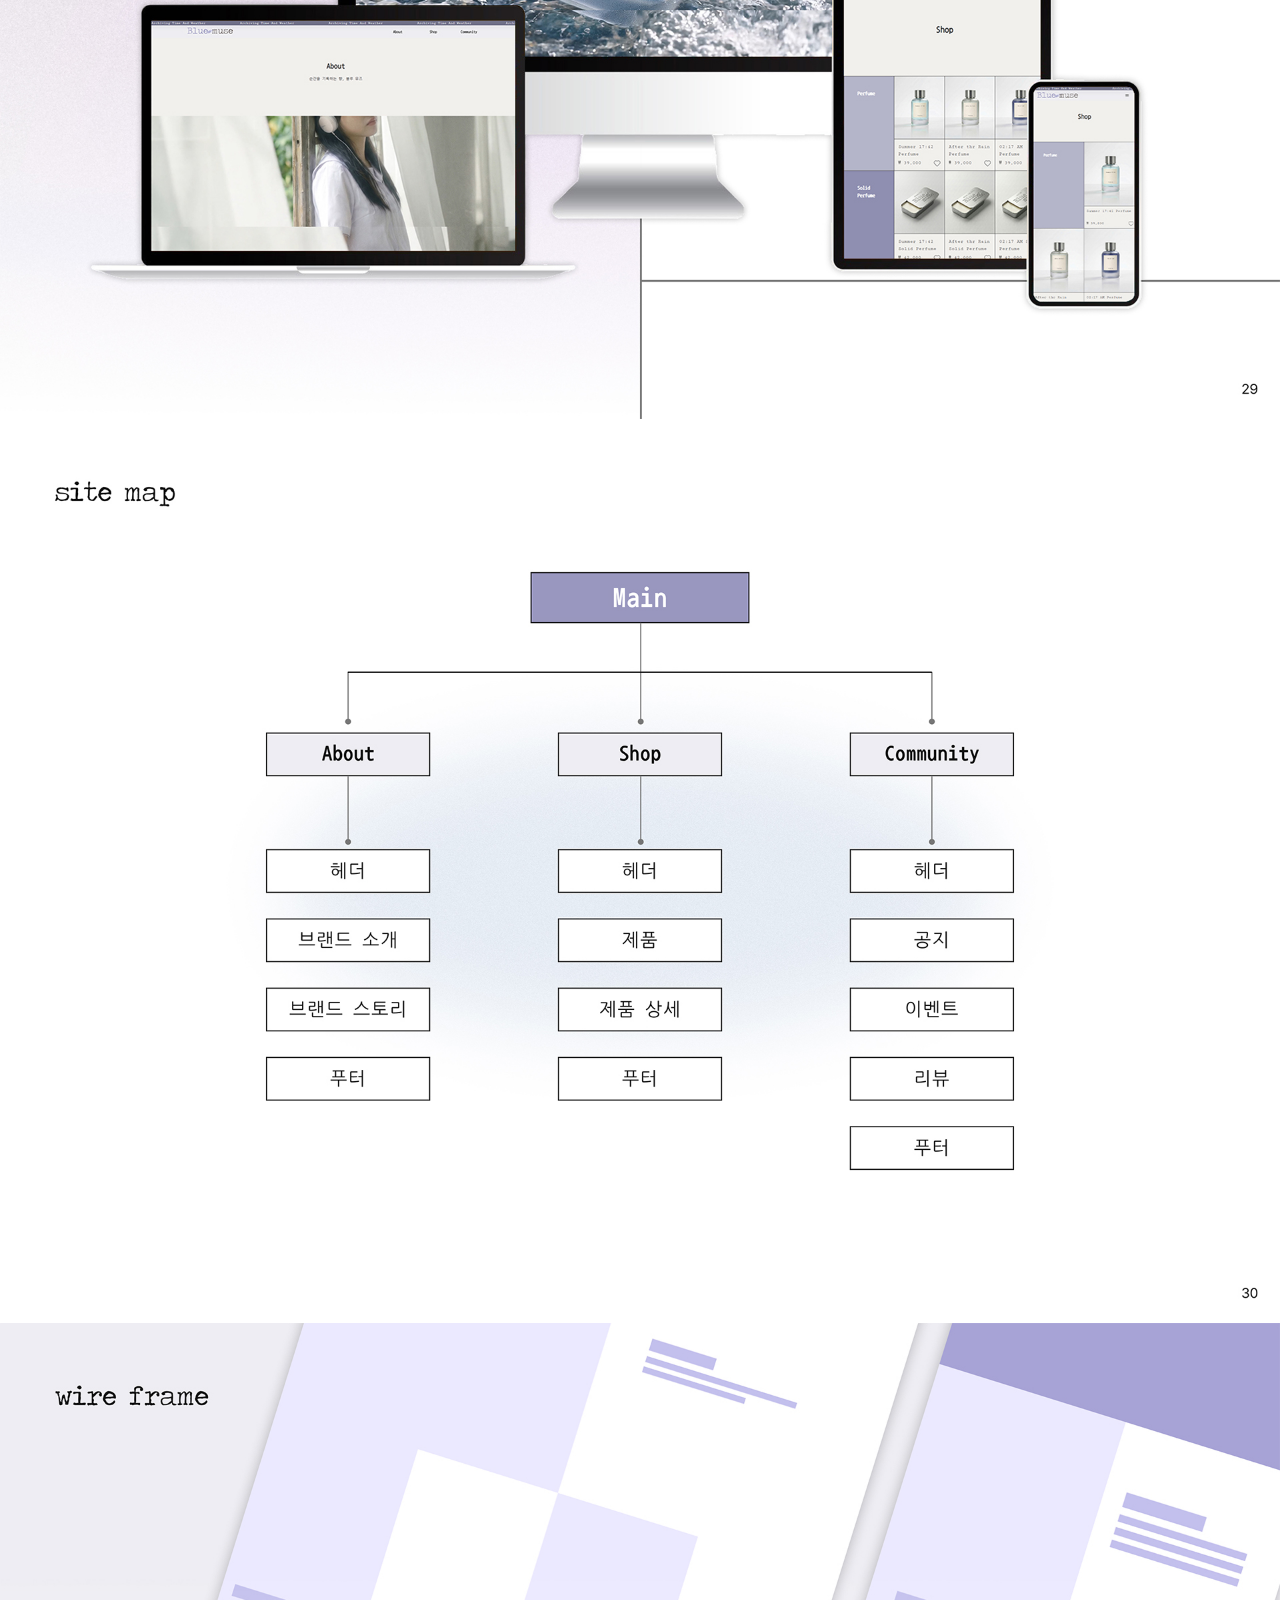
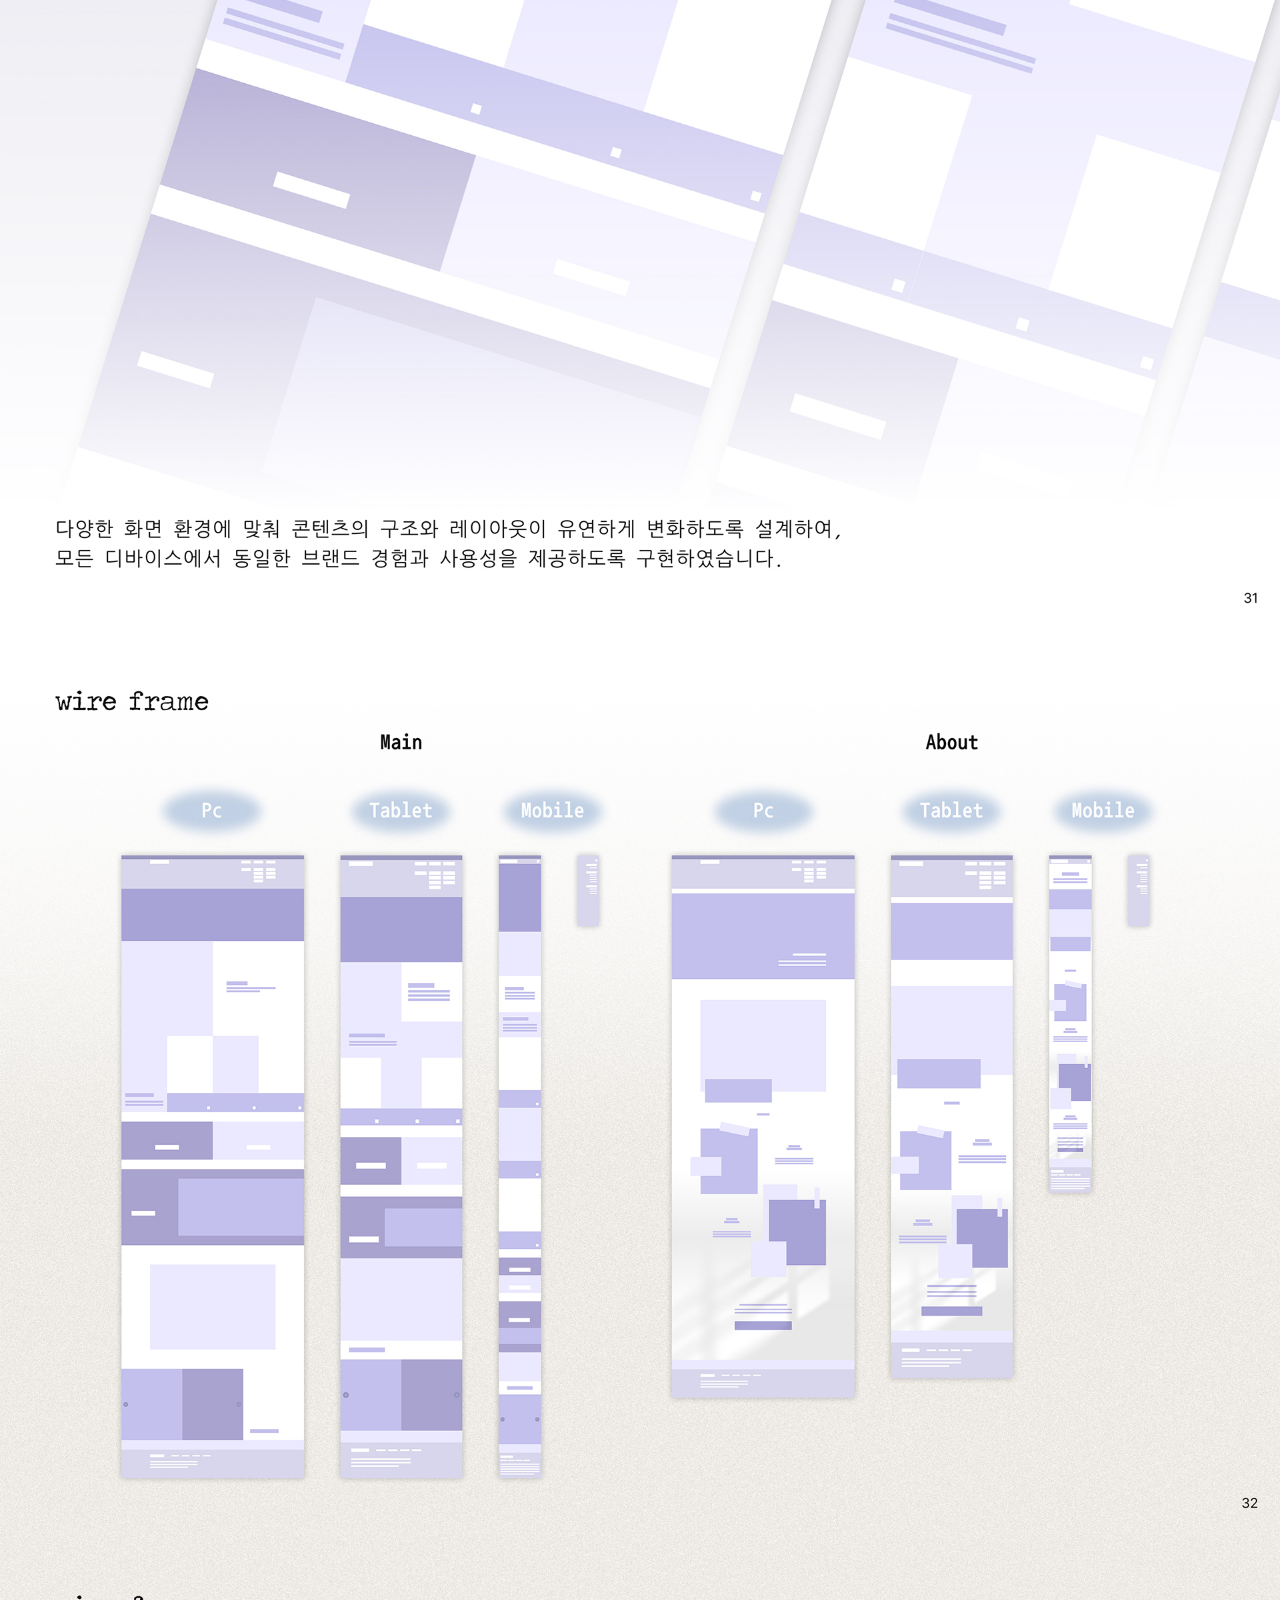
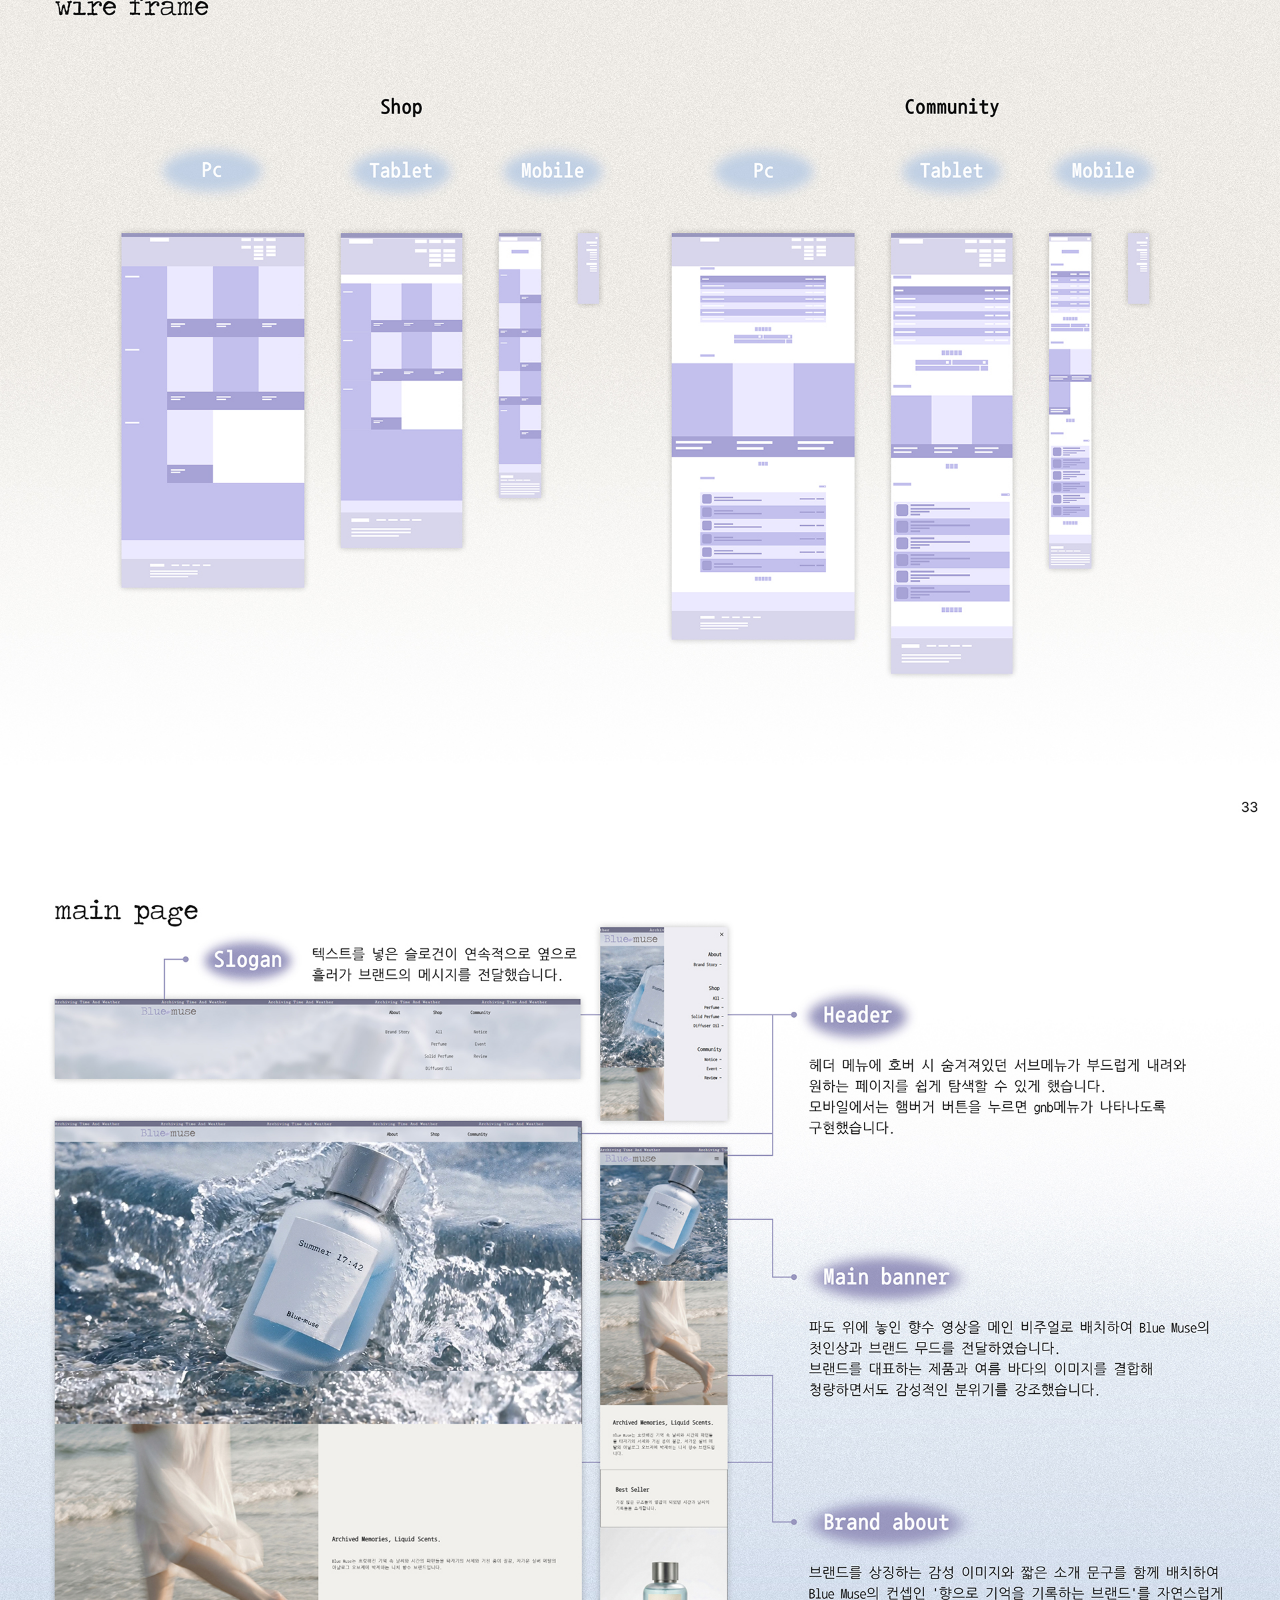
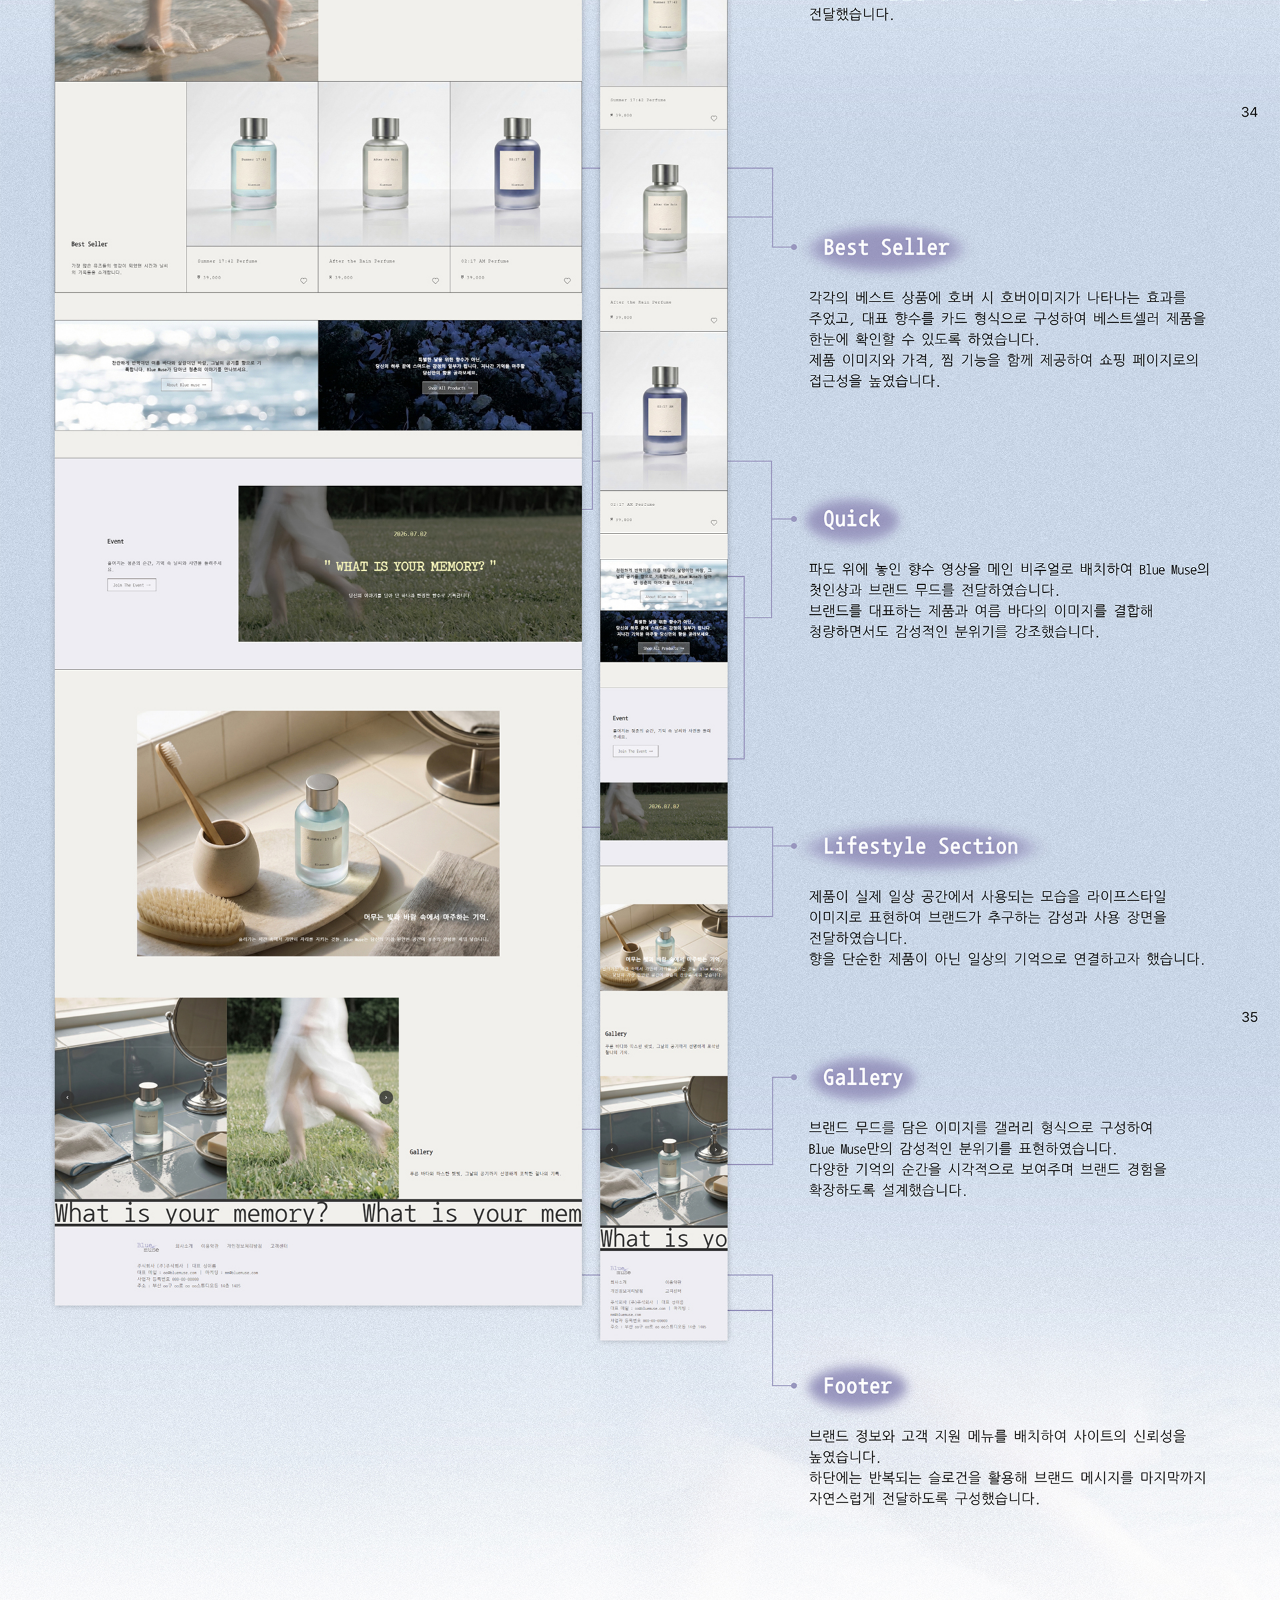
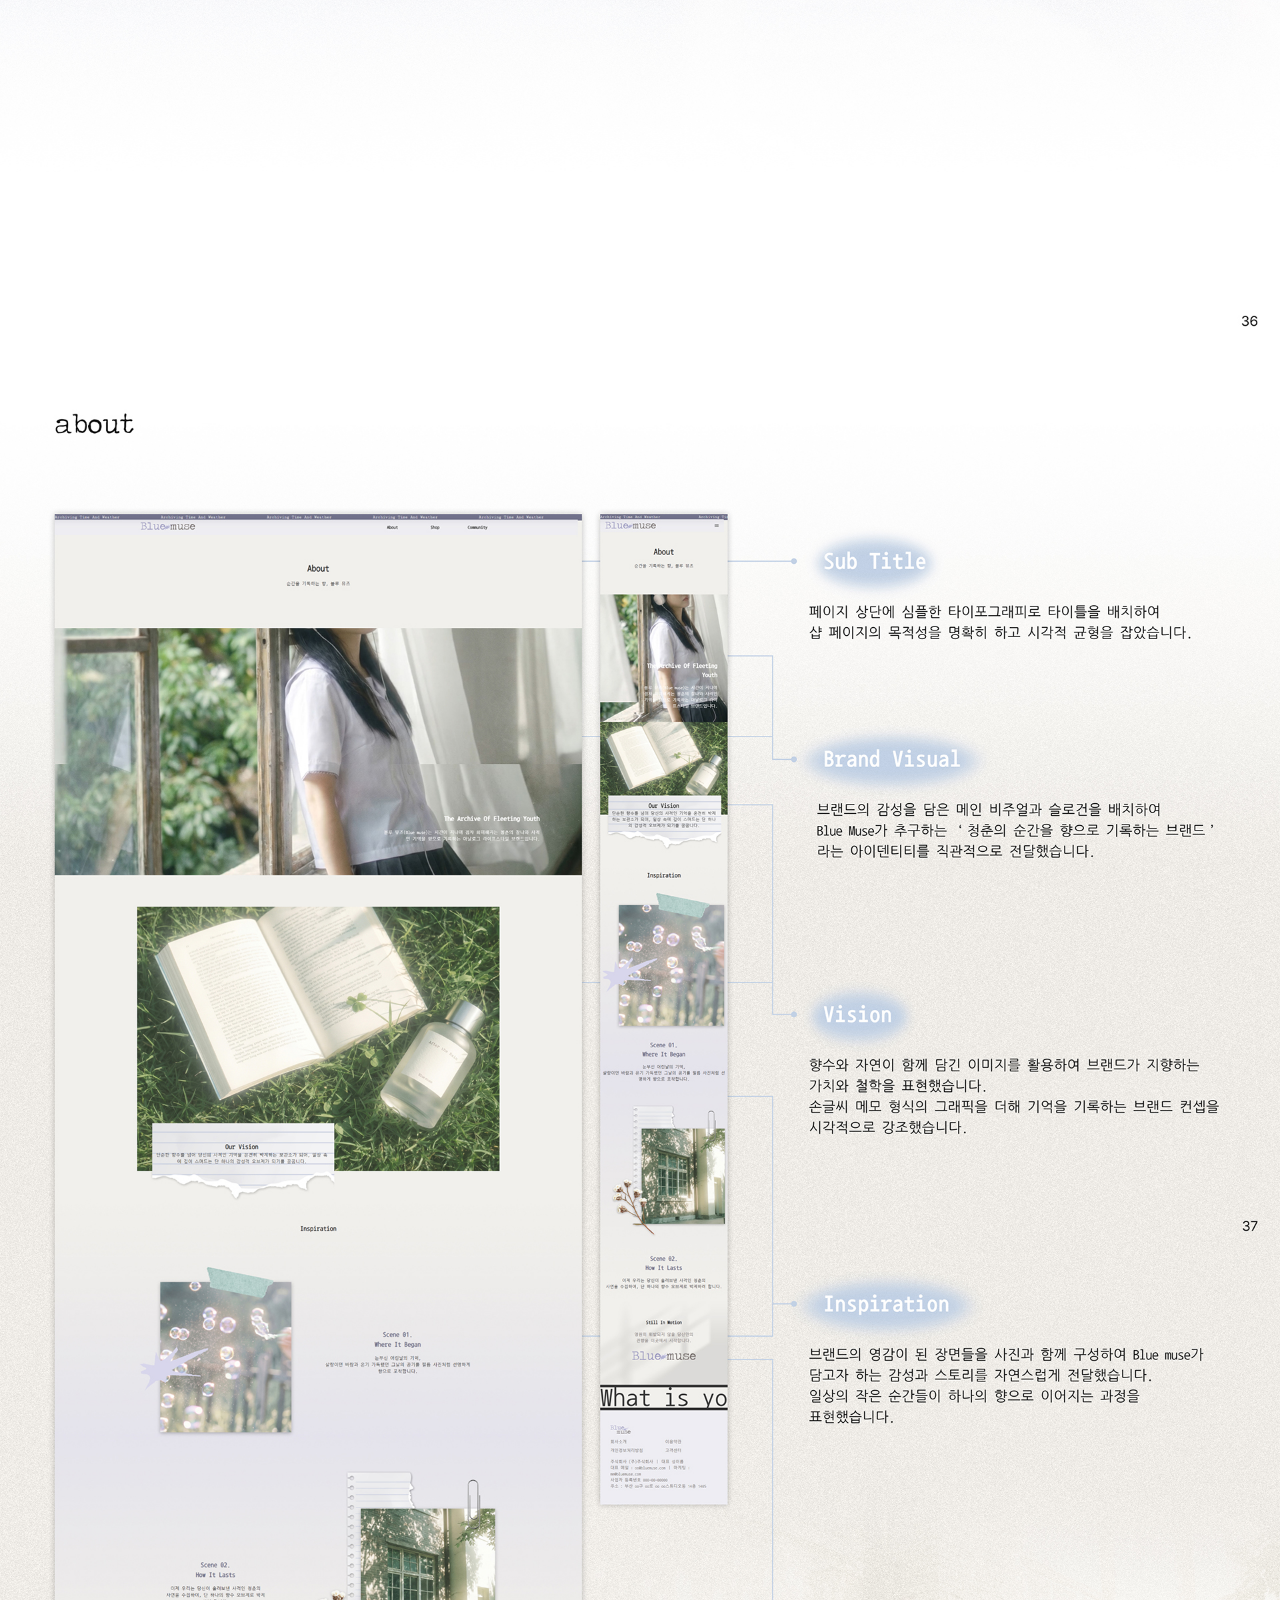
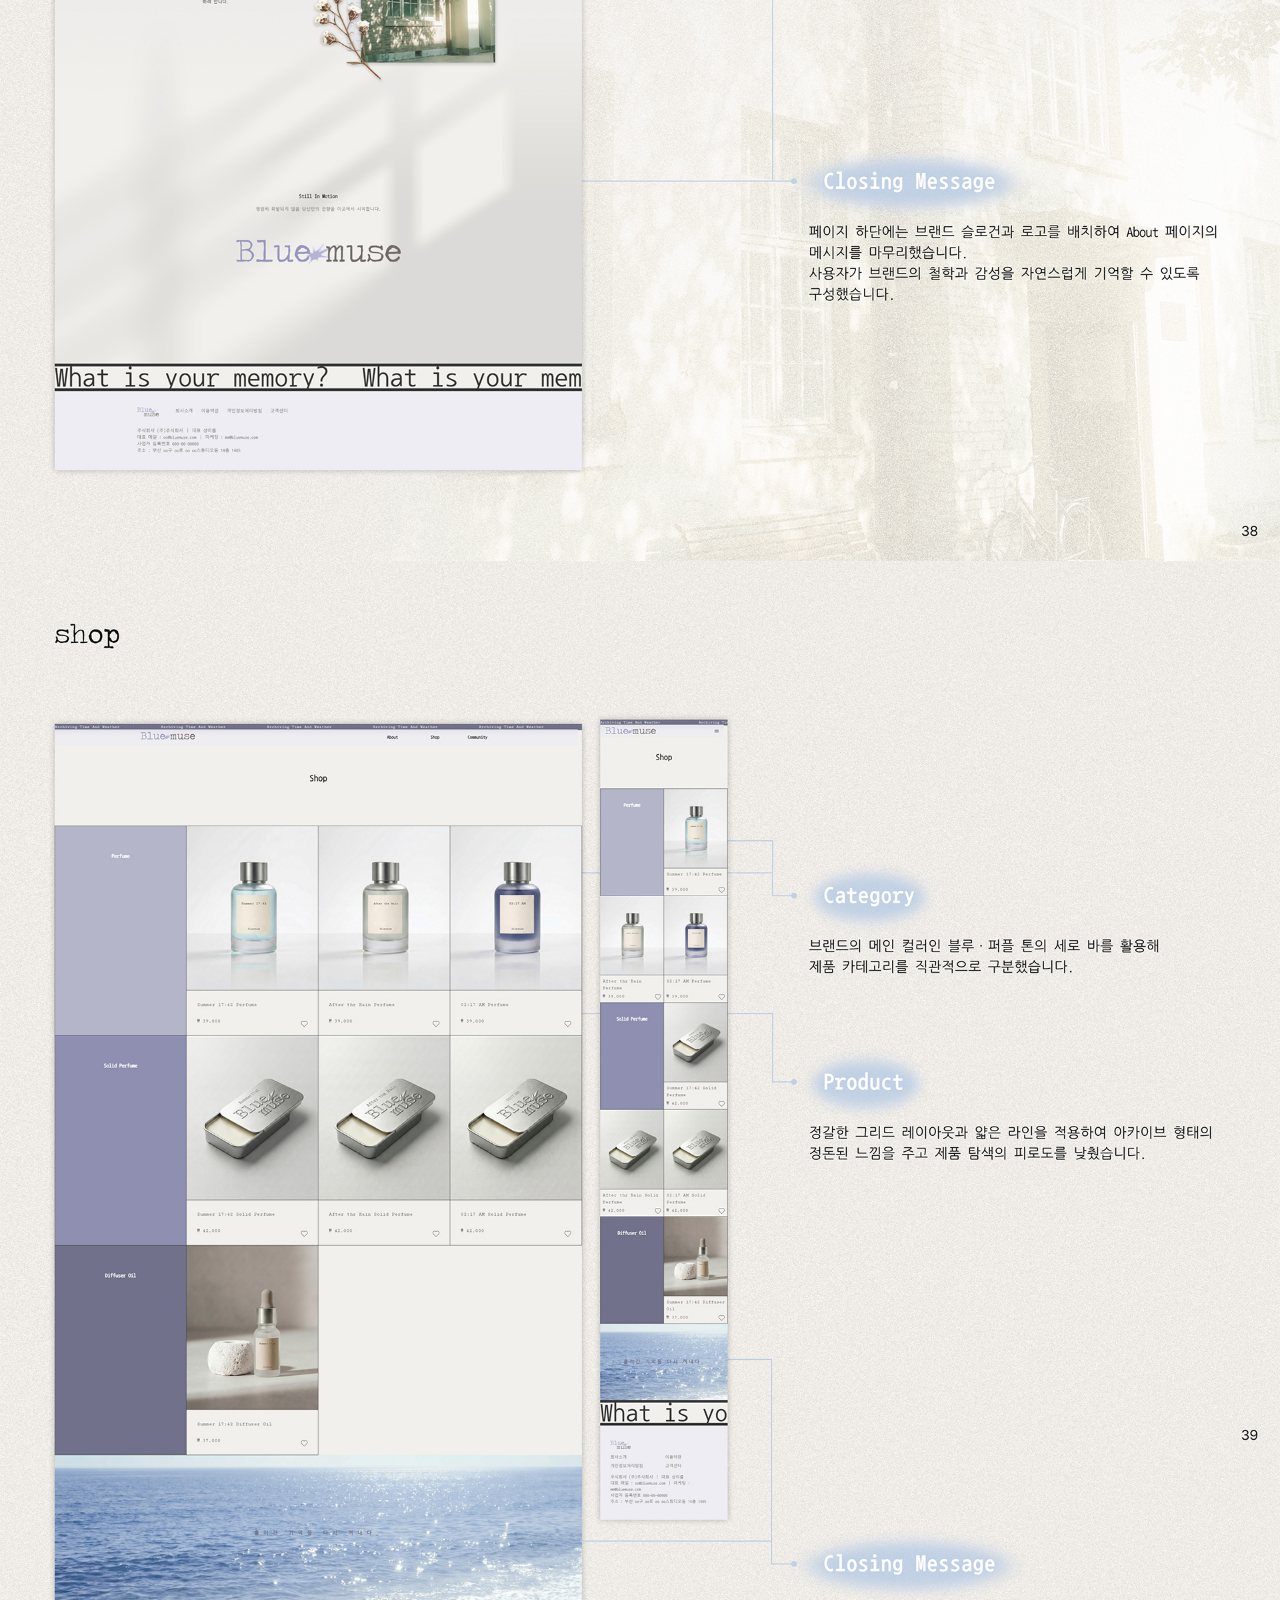
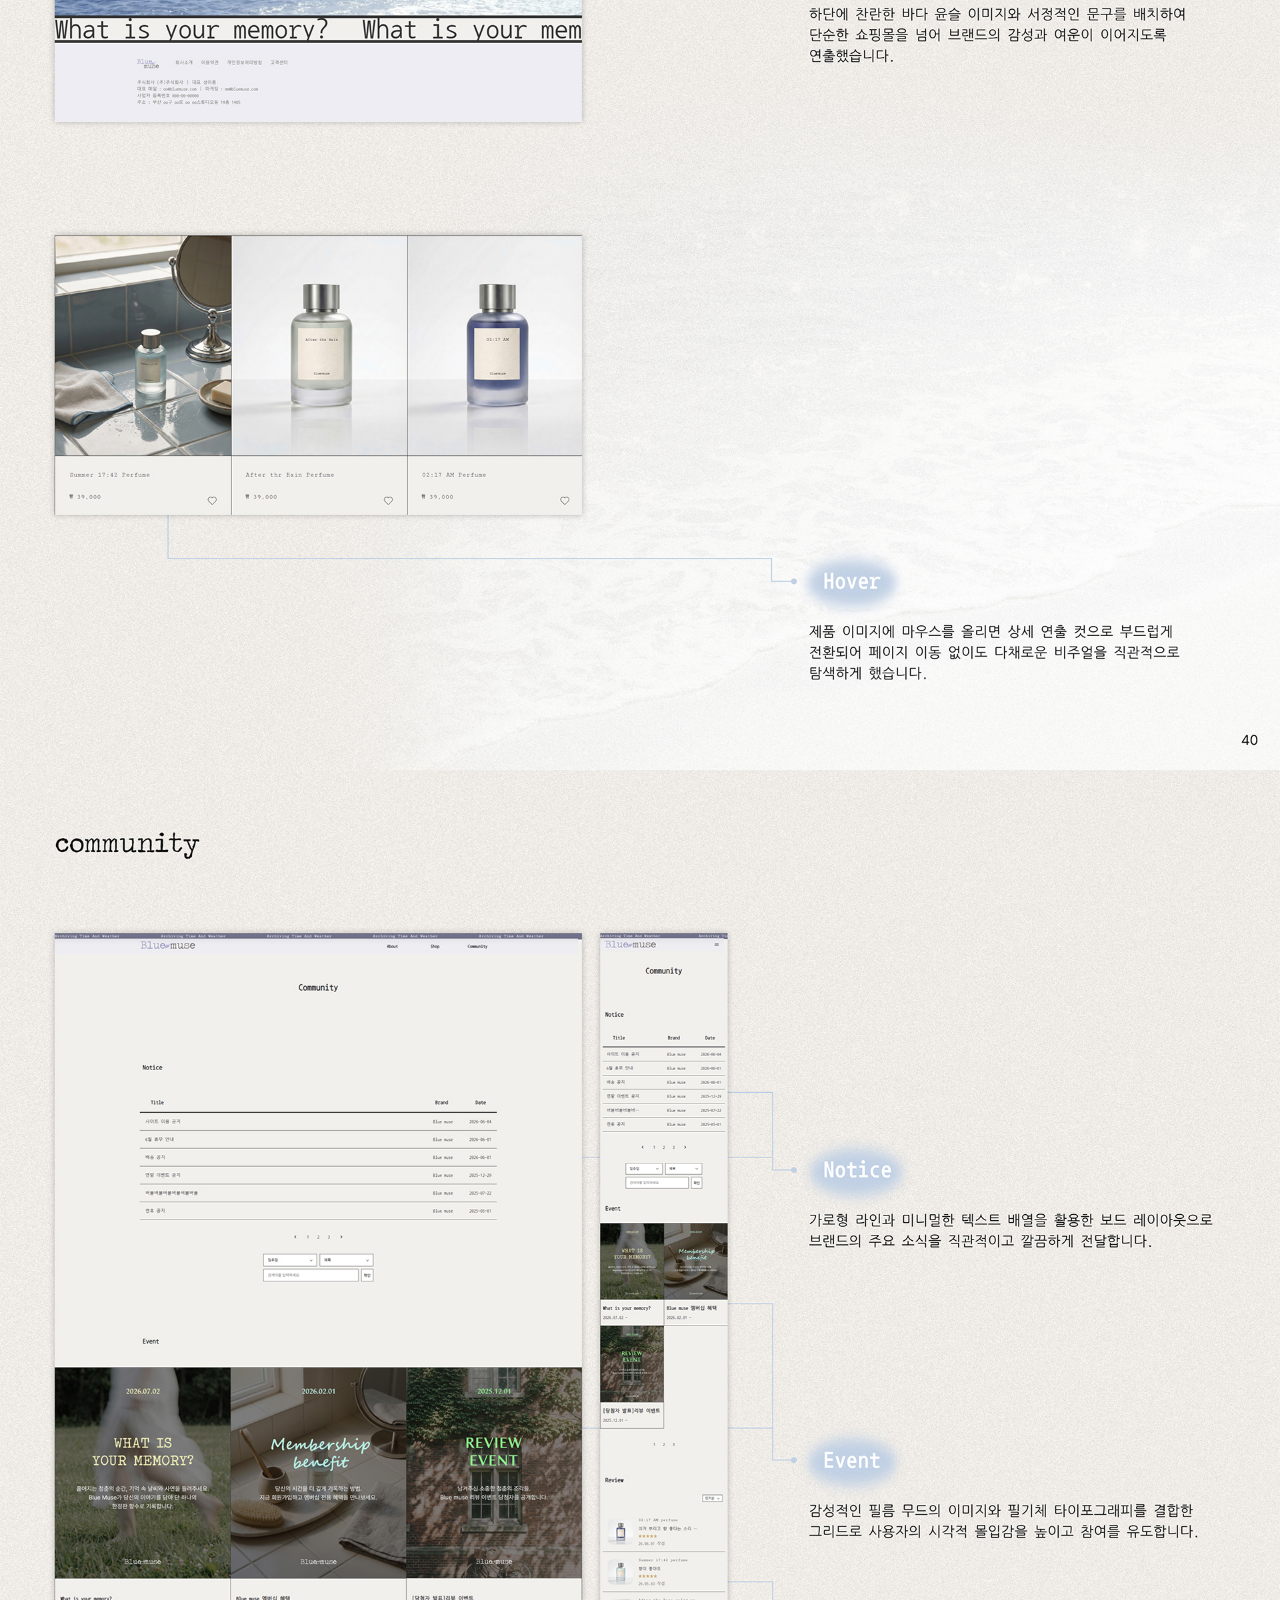
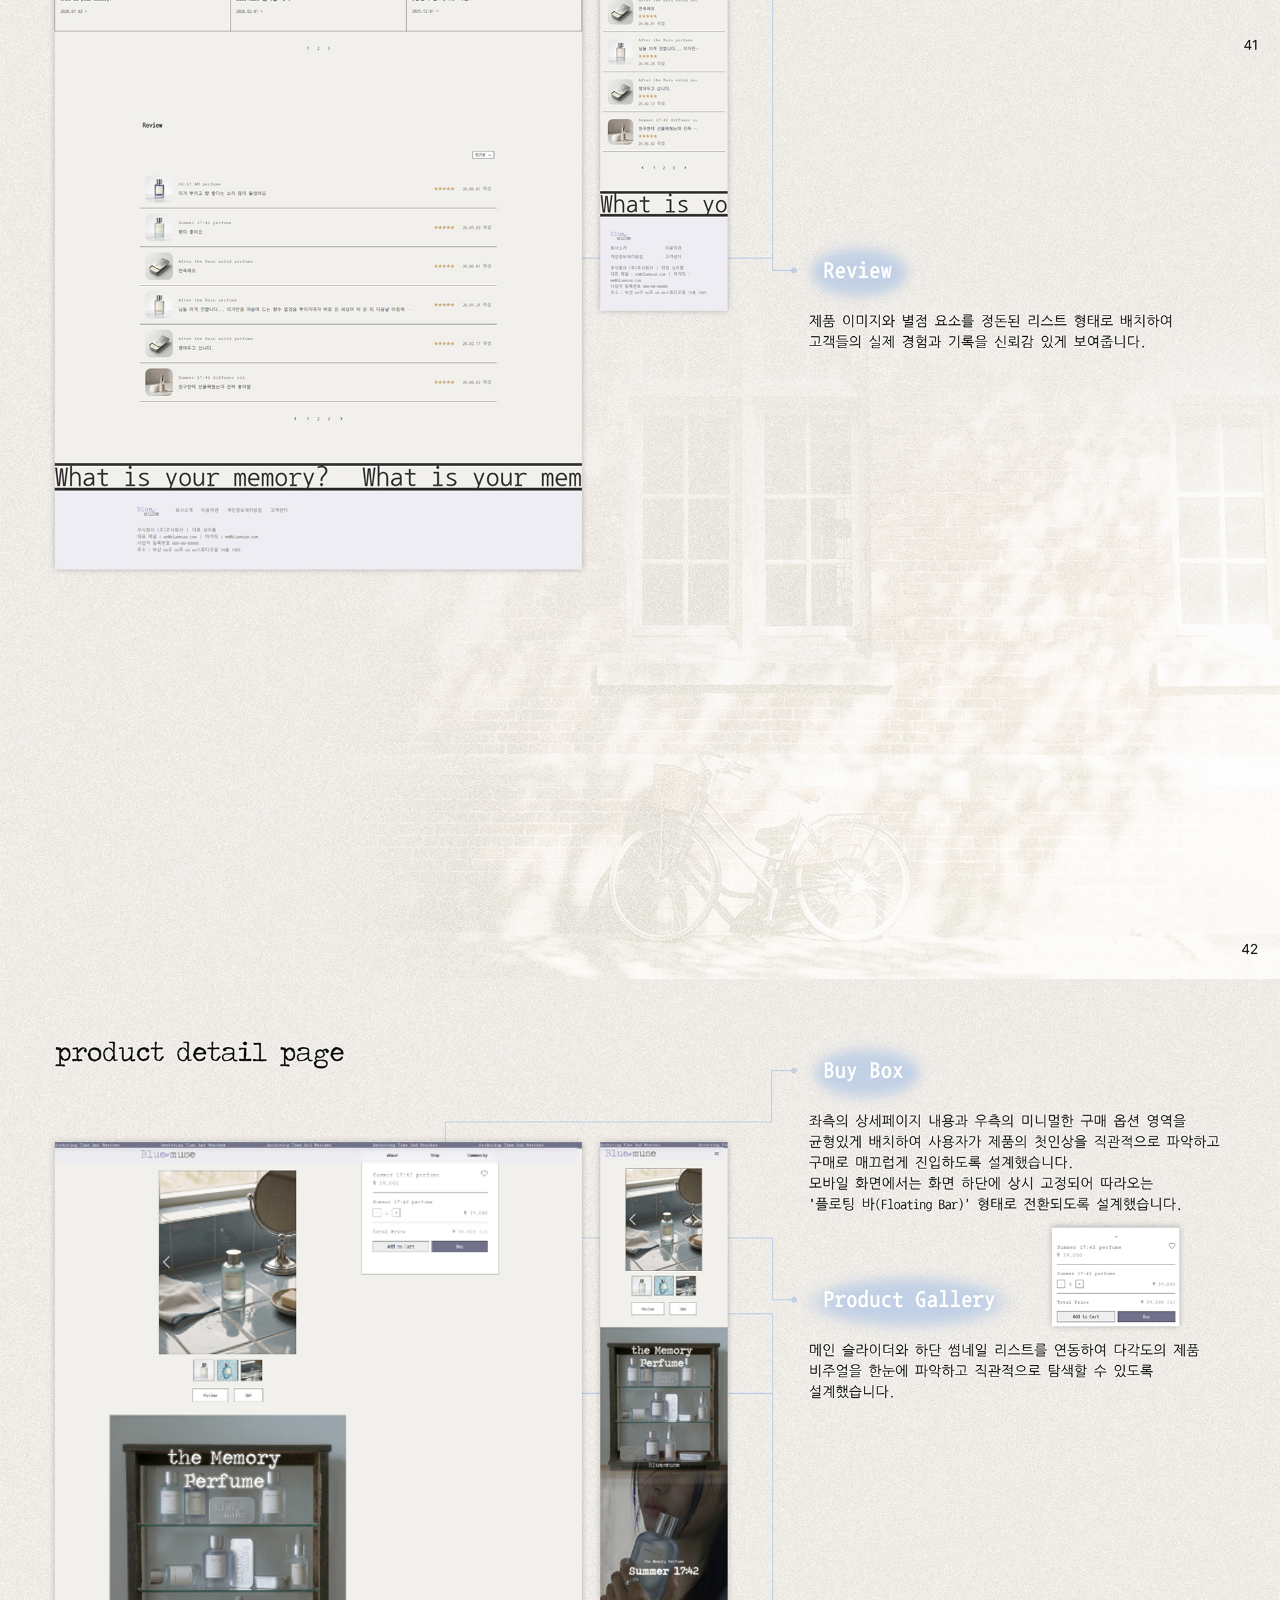
<file: bluemuse/web.html>
<!doctype html>
<html>
	<head>
		<title>Blue muse_Web</title>
        <!--favicon-->
        <link rel="shortcut icon" href="../images/symbol1.svg" type="image/x-icon">
		<meta charset="utf-8">
		<meta name="viewport" content="width=device-width, initial-scale=1">
		<meta http-equiv="X-UA-Compatible" content="IE=edge">
		<!--meta-->
		<meta property="og:title" content="Portfolio">
		<meta property="og:description" content="포트폴리오">
		<meta property="og:image" content="https://shinhyegyeong7.github.io/portfolio/assets/img/meta.png">
		<meta property="og:url" content="https://shinhyegyeong7.github.io/portfolio/">
		<meta property="og:type" content="website">

		<style>
			*{margin:0; padding:0;}
			a{text-decoration:none;
				color:inherit;}
			img{
				display: block;
				
			}
			.fixed_box{position:fixed;
				bottom:40px;
				right:30px;
				width:40px;}
			#top img{
					width: 100%;
				}
			.home_btn, .top_btn{
				display: inline-block;
				width:55px;
				line-height: 55px;
				background-color: #9997BF;
				text-align: center;
				border-radius:50%;
				margin-bottom:5px;
				color:#fff;
				transition: all 0.5s;
			}
			.fixed_box a:hover{
				background-color: #111;
			}
		</style>
	</head>
	<body>
		<div id="top">
			<img src="../images/web1-1.jpg" alt="web이미지"><!--가이드 이미지 경로 지정하기-->
			<img src="../images/web1-2.jpg" alt="web이미지"><!--가이드 이미지 경로 지정하기-->
			<img src="../images/web1-3.jpg" alt="web이미지"><!--가이드 이미지 경로 지정하기-->
			<img src="../images/web1-4.jpg" alt="web이미지"><!--가이드 이미지 경로 지정하기-->
			<img src="../images/web1-5.jpg" alt="web이미지"><!--가이드 이미지 경로 지정하기-->
			<img src="../images/web1-6.jpg" alt="web이미지"><!--가이드 이미지 경로 지정하기-->
			<img src="../images/web1-7.jpg" alt="web이미지"><!--가이드 이미지 경로 지정하기-->
			<img src="../images/web1-8.jpg" alt="web이미지"><!--가이드 이미지 경로 지정하기-->
			<img src="../images/web1-9.jpg" alt="web이미지"><!--가이드 이미지 경로 지정하기-->
			<img src="../images/web1-10.jpg" alt="web이미지"><!--가이드 이미지 경로 지정하기-->
			<img src="../images/web1-11.jpg" alt="web이미지"><!--가이드 이미지 경로 지정하기-->
			<img src="../images/web1-12.jpg" alt="web이미지"><!--가이드 이미지 경로 지정하기-->
			<img src="../images/web1-13.jpg" alt="web이미지"><!--가이드 이미지 경로 지정하기-->
			<img src="../images/web1-14.jpg" alt="web이미지"><!--가이드 이미지 경로 지정하기-->
			<img src="../images/web1-15.jpg" alt="web이미지"><!--가이드 이미지 경로 지정하기-->
			<img src="../images/web1-16.jpg" alt="web이미지"><!--가이드 이미지 경로 지정하기-->
			<img src="../images/web1-17.jpg" alt="web이미지"><!--가이드 이미지 경로 지정하기-->
			<img src="../images/web1-18.jpg" alt="web이미지"><!--가이드 이미지 경로 지정하기-->
			<img src="../images/web1-19.jpg" alt="web이미지"><!--가이드 이미지 경로 지정하기-->
		</div>
		<div class="fixed_box">
			<a href="#top" class="top_btn"><!--href부분은 이미지를 감싼 div에 있는 id이름과 동일하게 설정.-->
				TOP
			</a>
			<!--메인페이지 경로 설정-->
			<a href="../index.html" target="_blank" class="home_btn">
				Home
			</a>
		</div>


		<!--이동시 부드럽게 이동시키기 위해 추가한 구문 시작. script쪽 전부 삭제가능.-->
		<script src="https://code.jquery.com/jquery-1.12.4.min.js" integrity="sha256-ZosEbRLbNQzLpnKIkEdrPv7lOy9C27hHQ+Xp8a4MxAQ=" crossorigin="anonymous"></script>
		<script>
			$(function() {
				$('a[href*="#"]:not([href="#"])').click(function() {
				if (location.pathname.replace(/^\//,'') == this.pathname.replace(/^\//,'') && location.hostname == this.hostname) {
				var target = $(this.hash);
				target = target.length ? target : $('[name=' + this.hash.slice(1) +']');
				if (target.length) {
				$('html, body').animate({
				scrollTop: target.offset().top
				}, 500);//움직이는 시간 조정
				return false;
				}
				}
				});
				});
		</script>
		<!--이동시 부드럽게 이동시키기 위해 추가한 구문 끝. 삭제가능.-->
	</body>
</html>
</file>
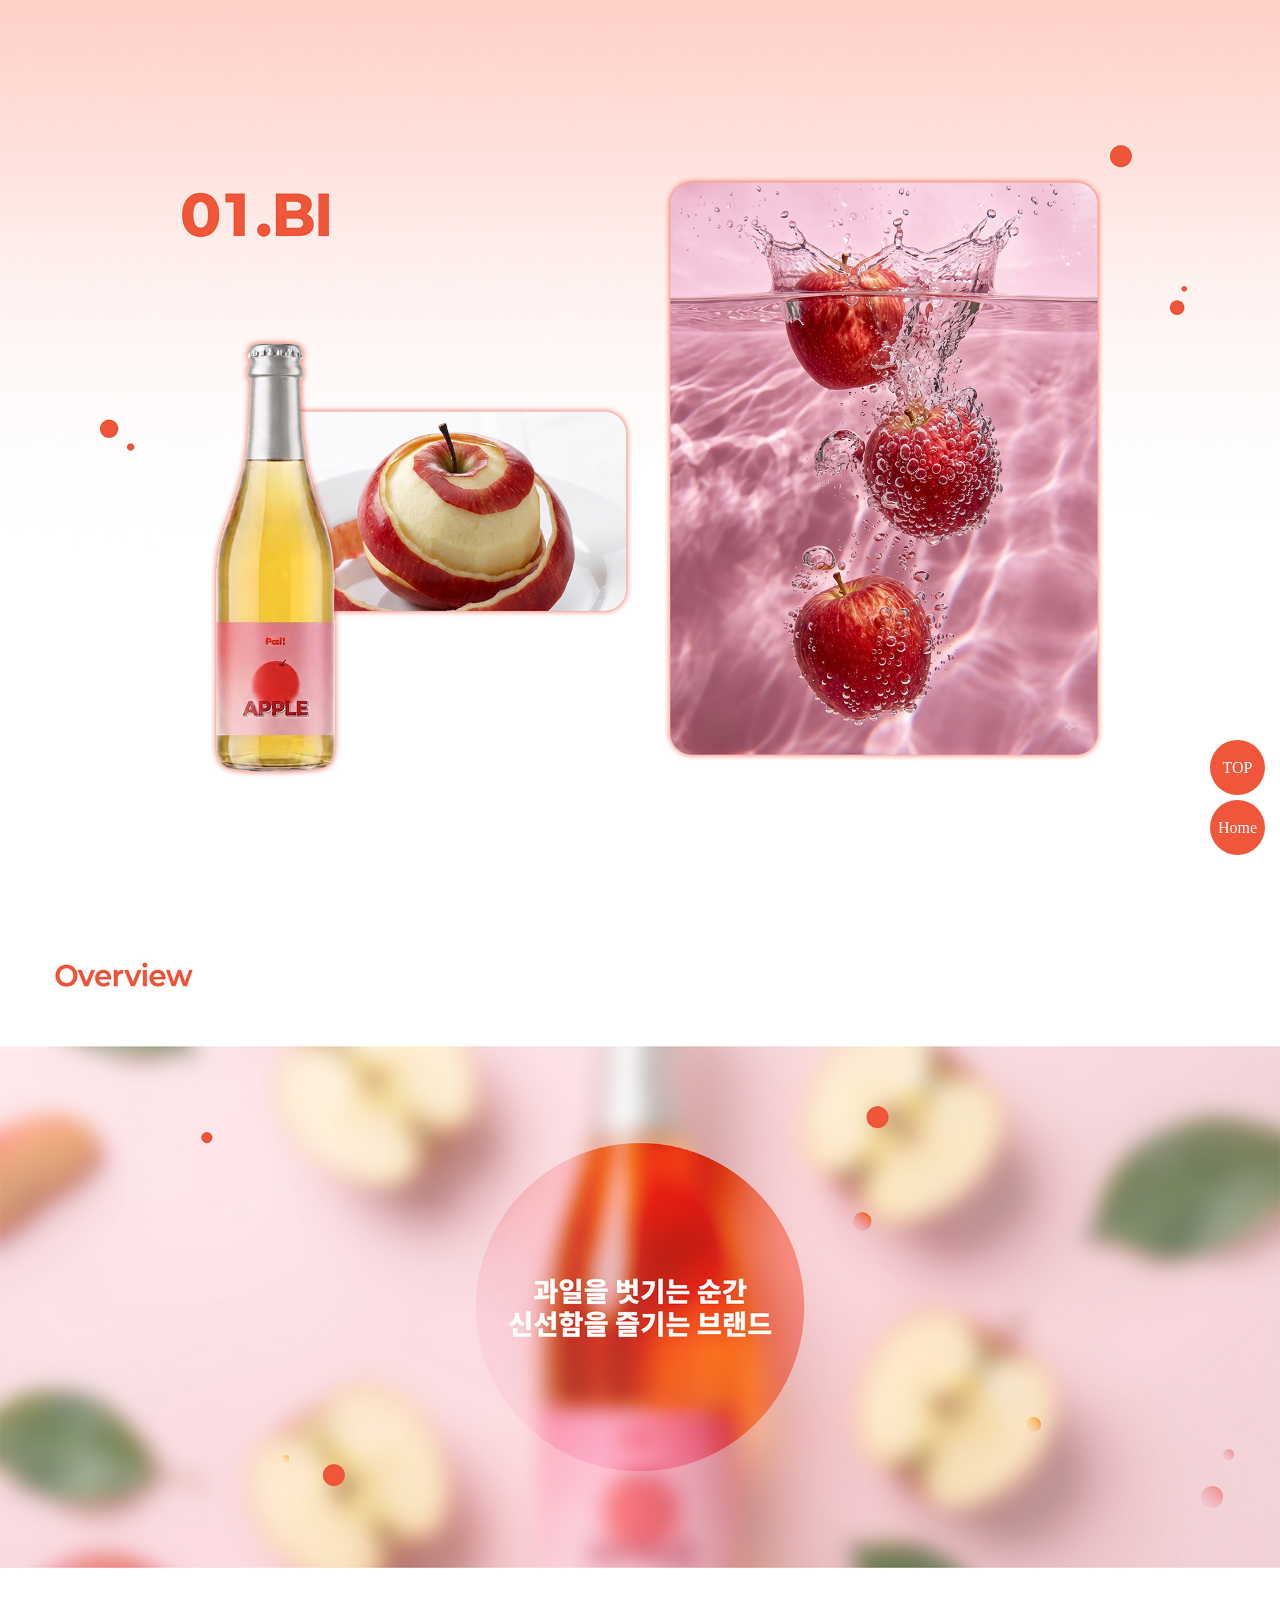
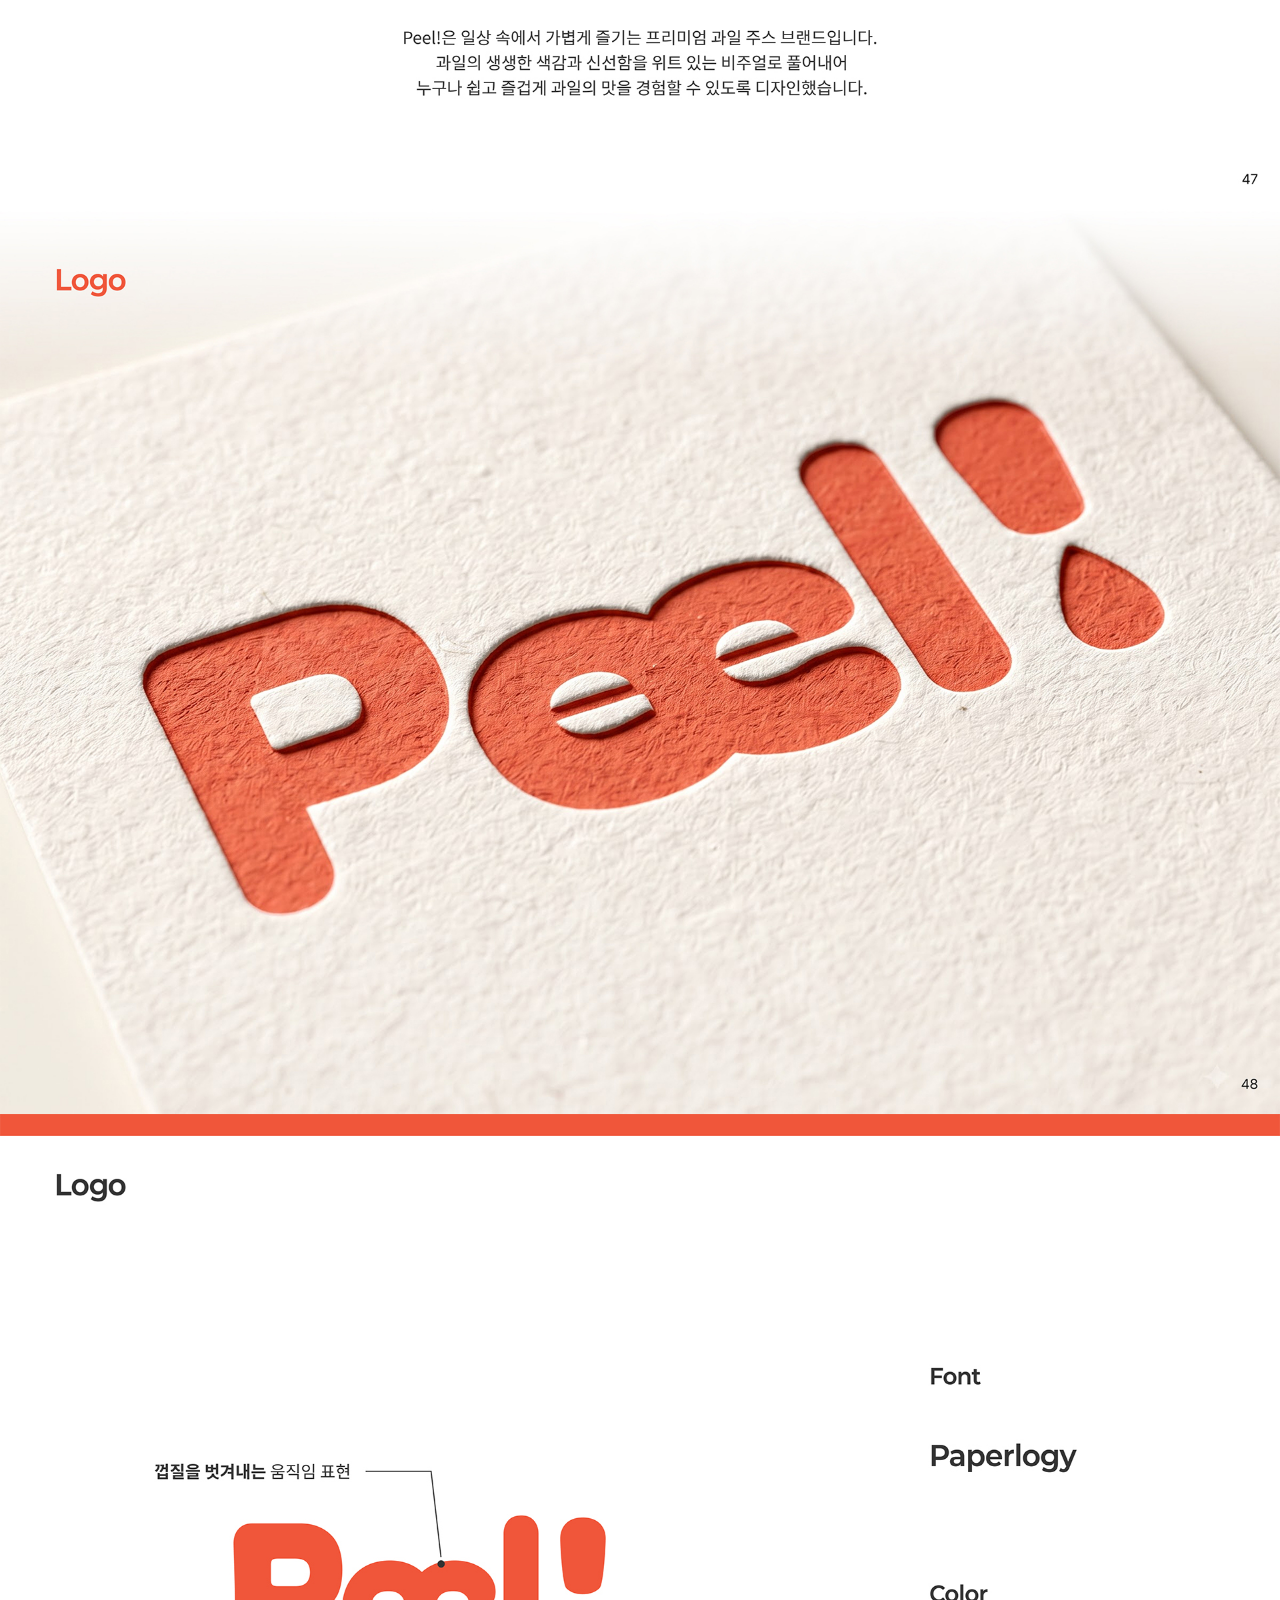
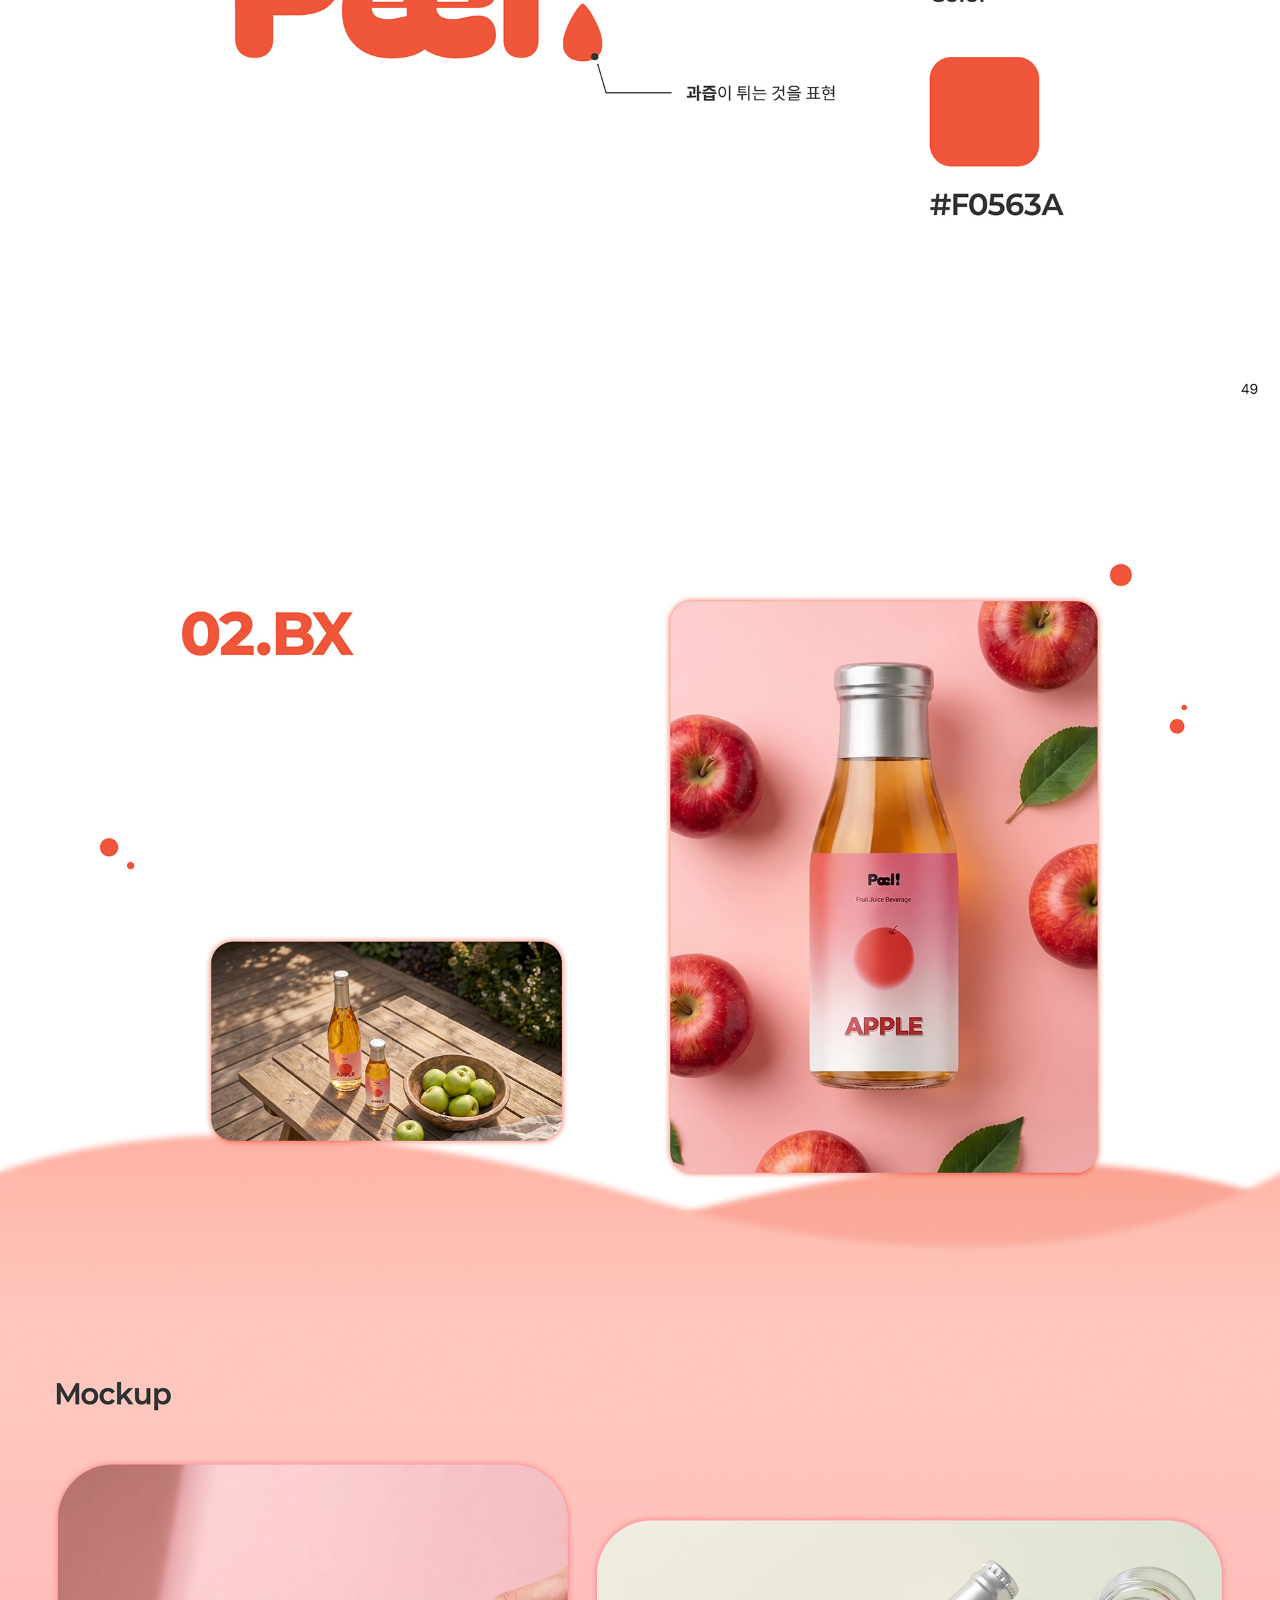
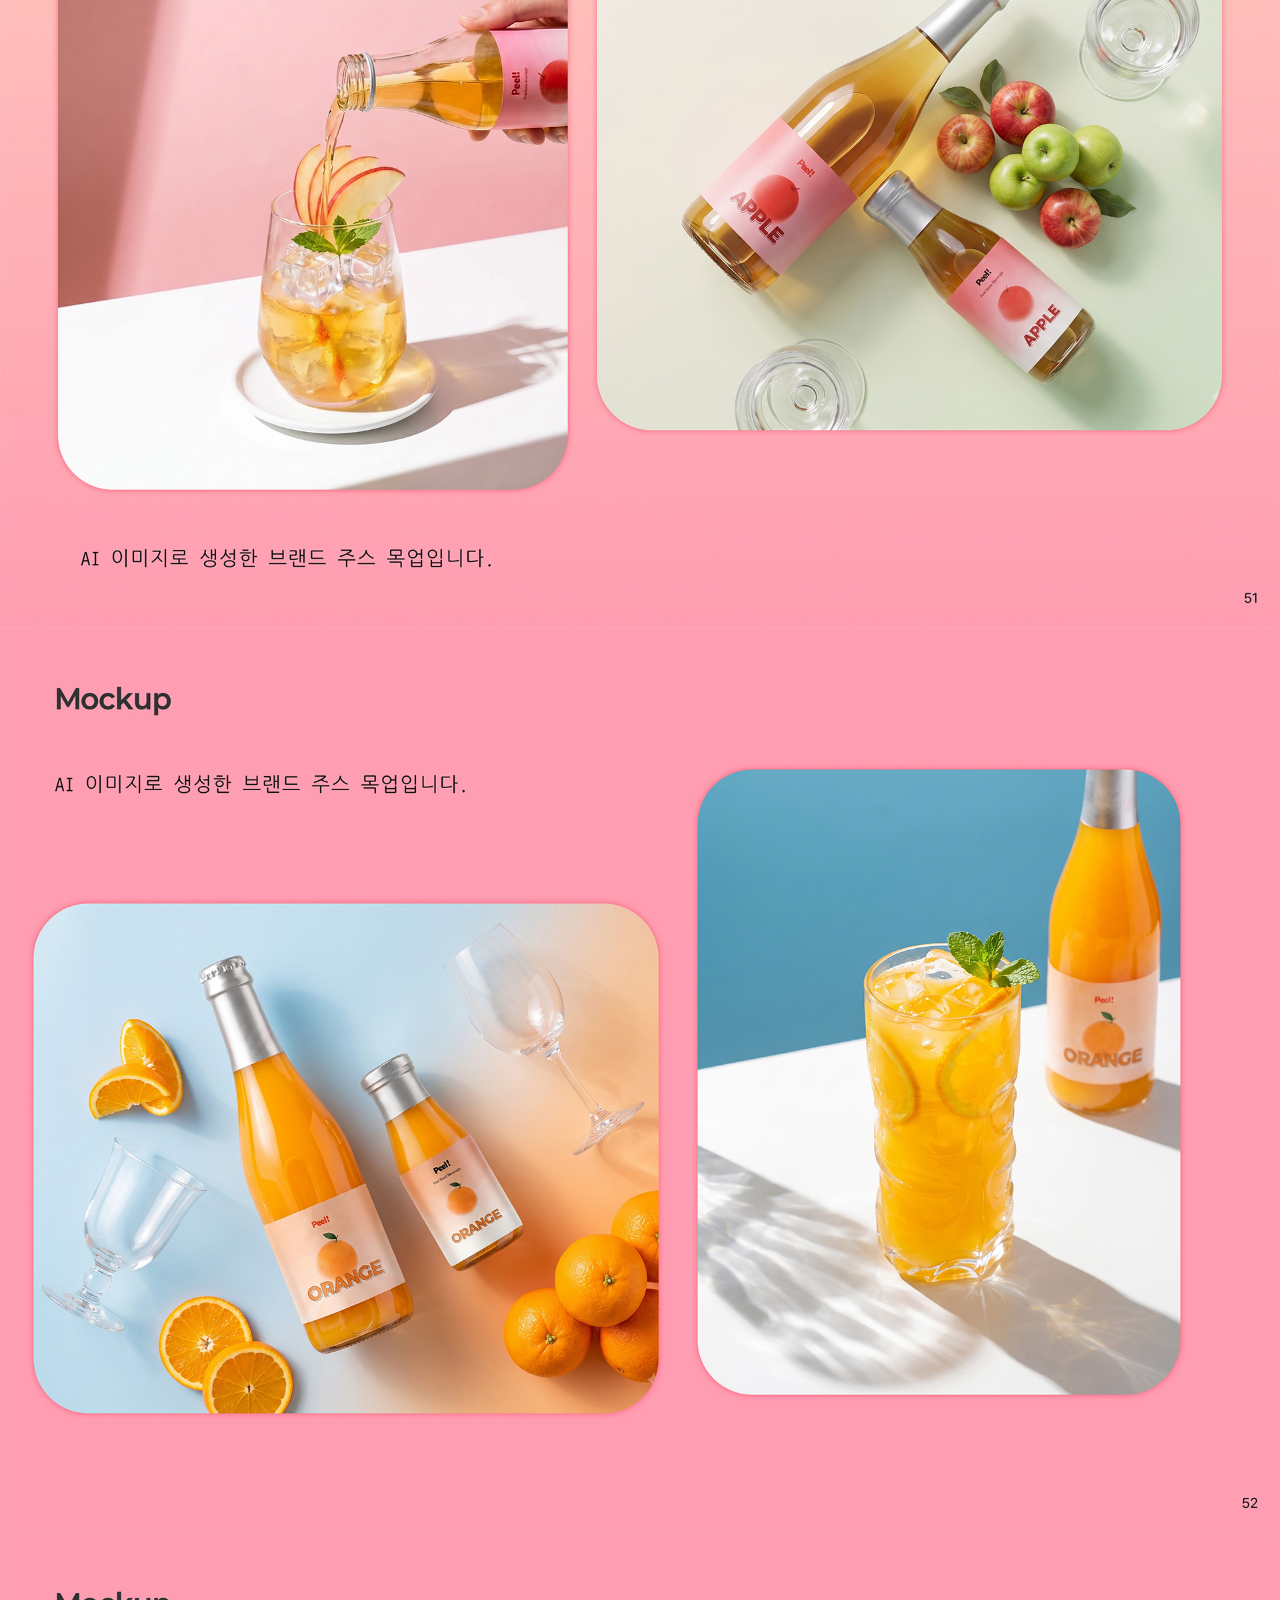
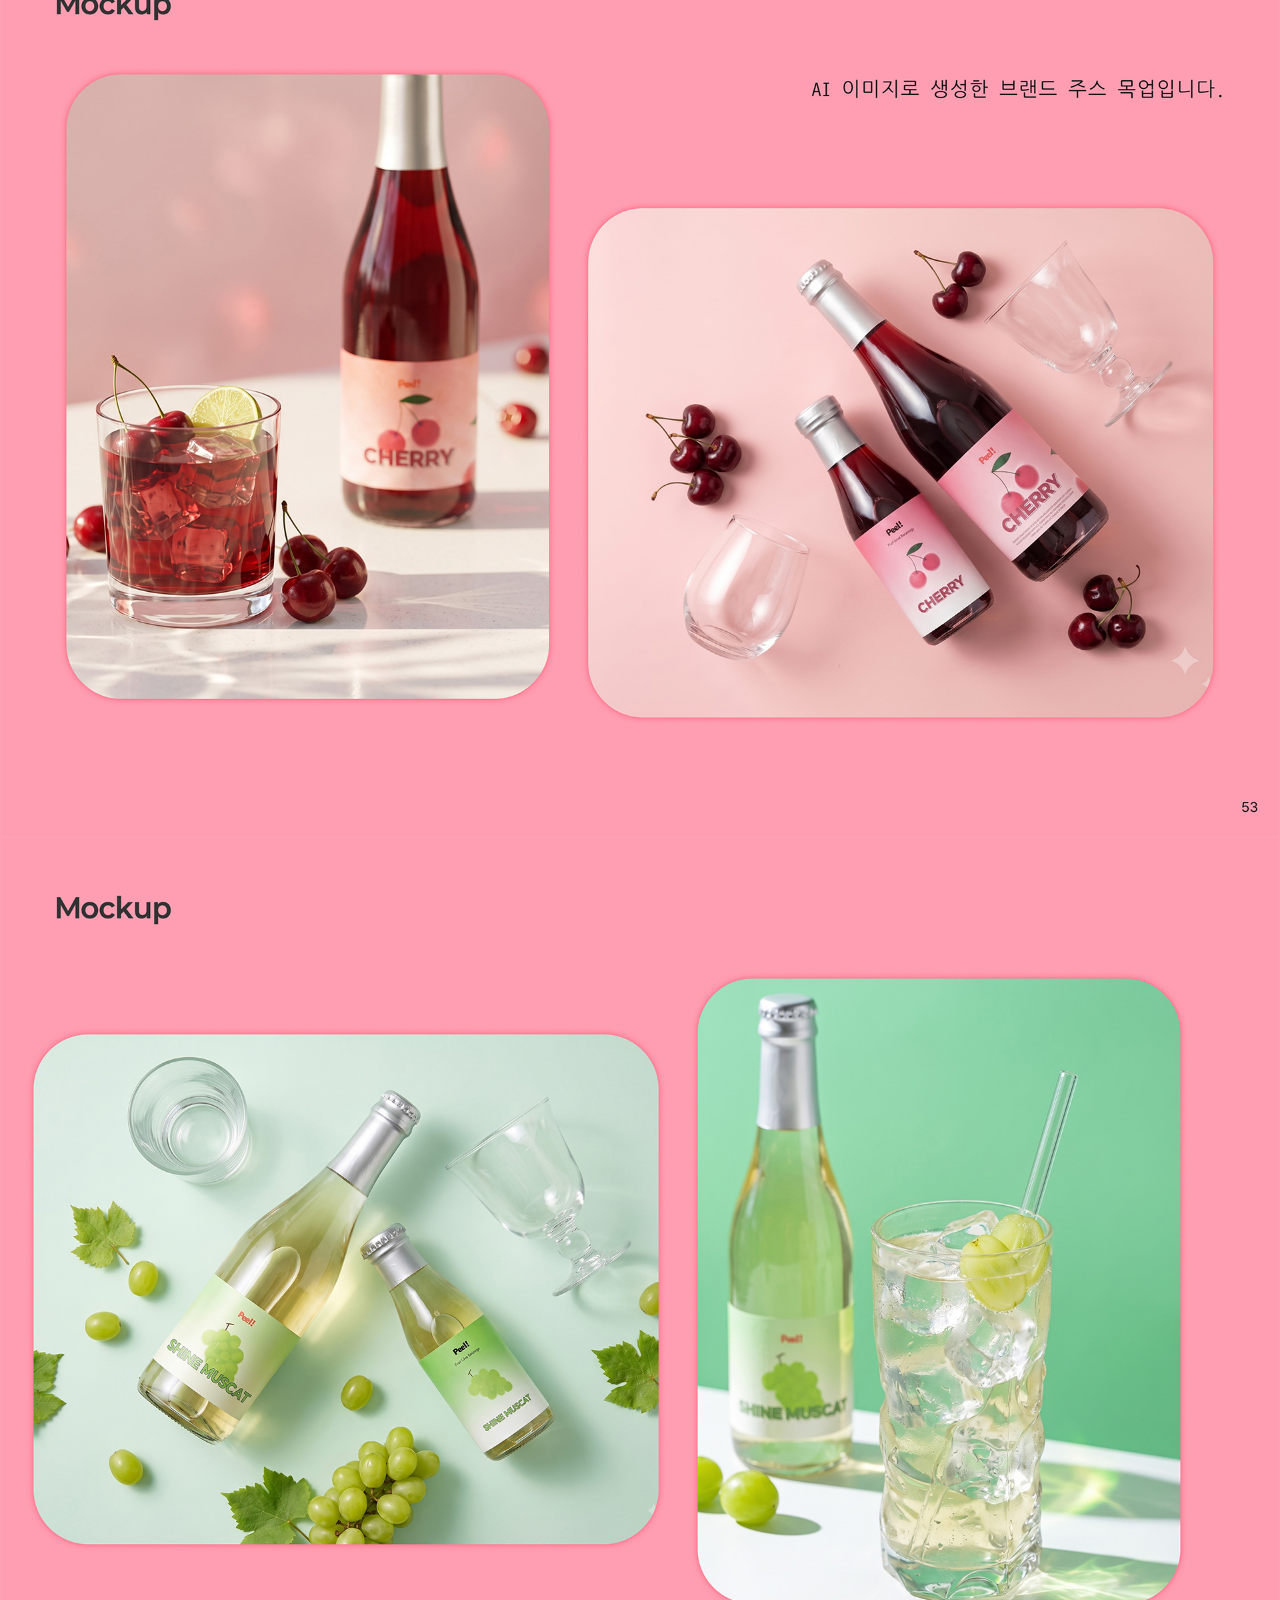
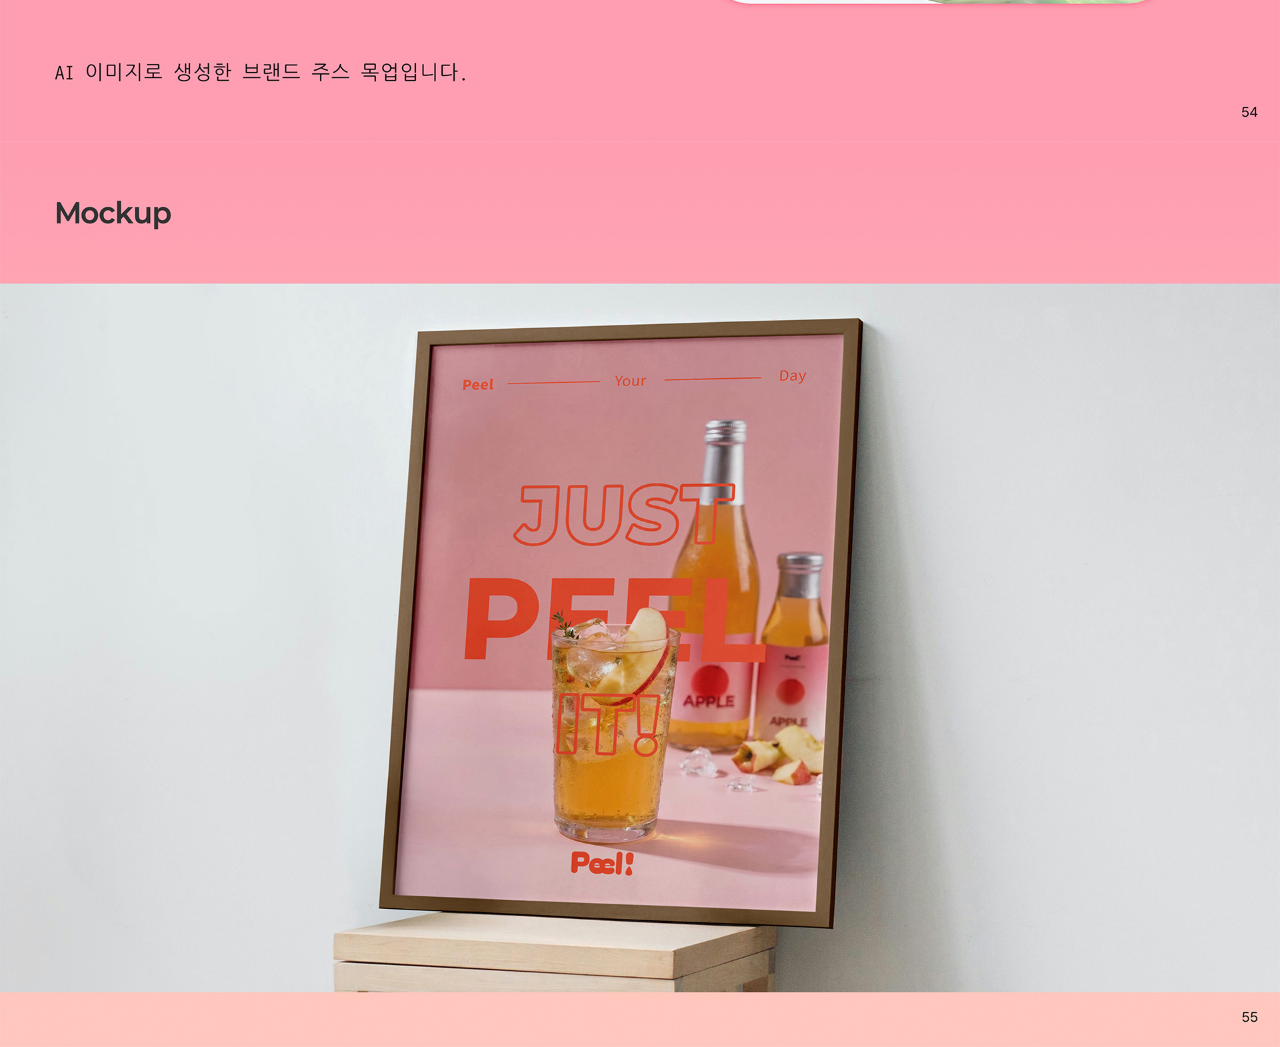
<file: peel/brand_plan.html>
<!doctype html>
<html>
	<head>
		<title>Peel!_Brand Planning / Mockup</title>
        <!--favicon-->
        <link rel="shortcut icon" href="../images/symbol2.svg" type="image/x-icon">
		<meta charset="utf-8">
		<meta name="viewport" content="width=device-width, initial-scale=1">
		<meta http-equiv="X-UA-Compatible" content="IE=edge">
		<!--meta-->
		<meta property="og:title" content="Portfolio">
		<meta property="og:description" content="포트폴리오">
		<meta property="og:image" content="https://shinhyegyeong7.github.io/portfolio/assets/img/meta.png">
		<meta property="og:url" content="https://shinhyegyeong7.github.io/portfolio/">
		<meta property="og:type" content="website">
		
		<style>
			*{margin:0; padding:0;}
			a{text-decoration:none;
				color:inherit;}
			img{
				display: block;
				
			}
			.fixed_box{position:fixed;
				bottom:40px;
				right:30px;
				width:40px;}
			#top img{
					width: 100%;
				}
			.home_btn, .top_btn{
				display: inline-block;
				width:55px;
				line-height: 55px;
				background-color: #F0563A;
				text-align: center;
				border-radius:50%;
				margin-bottom:5px;
				color:#fff;
				transition: all 0.5s;
			}
			.fixed_box a:hover{
				background-color: #111;
			}
		</style>
	</head>
	<body>
		<div id="top">
			<img src="../images/planning2-1.jpg" alt="planning이미지"><!--가이드 이미지 경로 지정하기-->
			<img src="../images/planning2-2.jpg" alt="planning이미지"><!--가이드 이미지 경로 지정하기-->
            <img src="../images/planning2-3.jpg" alt="planning이미지"><!--가이드 이미지 경로 지정하기-->
            <img src="../images/planning2-4.jpg" alt="planning이미지"><!--가이드 이미지 경로 지정하기-->
            <img src="../images/mockup2-1.jpg" alt="planning이미지"><!--가이드 이미지 경로 지정하기-->
            <img src="../images/mockup2-2.jpg" alt="planning이미지"><!--가이드 이미지 경로 지정하기-->
            <img src="../images/mockup2-3.jpg" alt="planning이미지"><!--가이드 이미지 경로 지정하기-->
            <img src="../images/mockup2-4.jpg" alt="planning이미지"><!--가이드 이미지 경로 지정하기-->
            <img src="../images/mockup2-5.jpg" alt="planning이미지"><!--가이드 이미지 경로 지정하기-->
            <img src="../images/mockup2-6.jpg" alt="planning이미지"><!--가이드 이미지 경로 지정하기-->
		</div>
		<div class="fixed_box">
			<a href="#top" class="top_btn"><!--href부분은 이미지를 감싼 div에 있는 id이름과 동일하게 설정.-->
				TOP
			</a>
			<!--메인페이지 경로 설정-->
			<a href="../index.html" target="_blank" class="home_btn">
				Home
			</a>
		</div>


		<!--이동시 부드럽게 이동시키기 위해 추가한 구문 시작. script쪽 전부 삭제가능.-->
		<script src="https://code.jquery.com/jquery-1.12.4.min.js" integrity="sha256-ZosEbRLbNQzLpnKIkEdrPv7lOy9C27hHQ+Xp8a4MxAQ=" crossorigin="anonymous"></script>
		<script>
			$(function() {
				$('a[href*="#"]:not([href="#"])').click(function() {
				if (location.pathname.replace(/^\//,'') == this.pathname.replace(/^\//,'') && location.hostname == this.hostname) {
				var target = $(this.hash);
				target = target.length ? target : $('[name=' + this.hash.slice(1) +']');
				if (target.length) {
				$('html, body').animate({
				scrollTop: target.offset().top
				}, 500);//움직이는 시간 조정
				return false;
				}
				}
				});
				});
		</script>
		<!--이동시 부드럽게 이동시키기 위해 추가한 구문 끝. 삭제가능.-->
	</body>
</html>
</file>
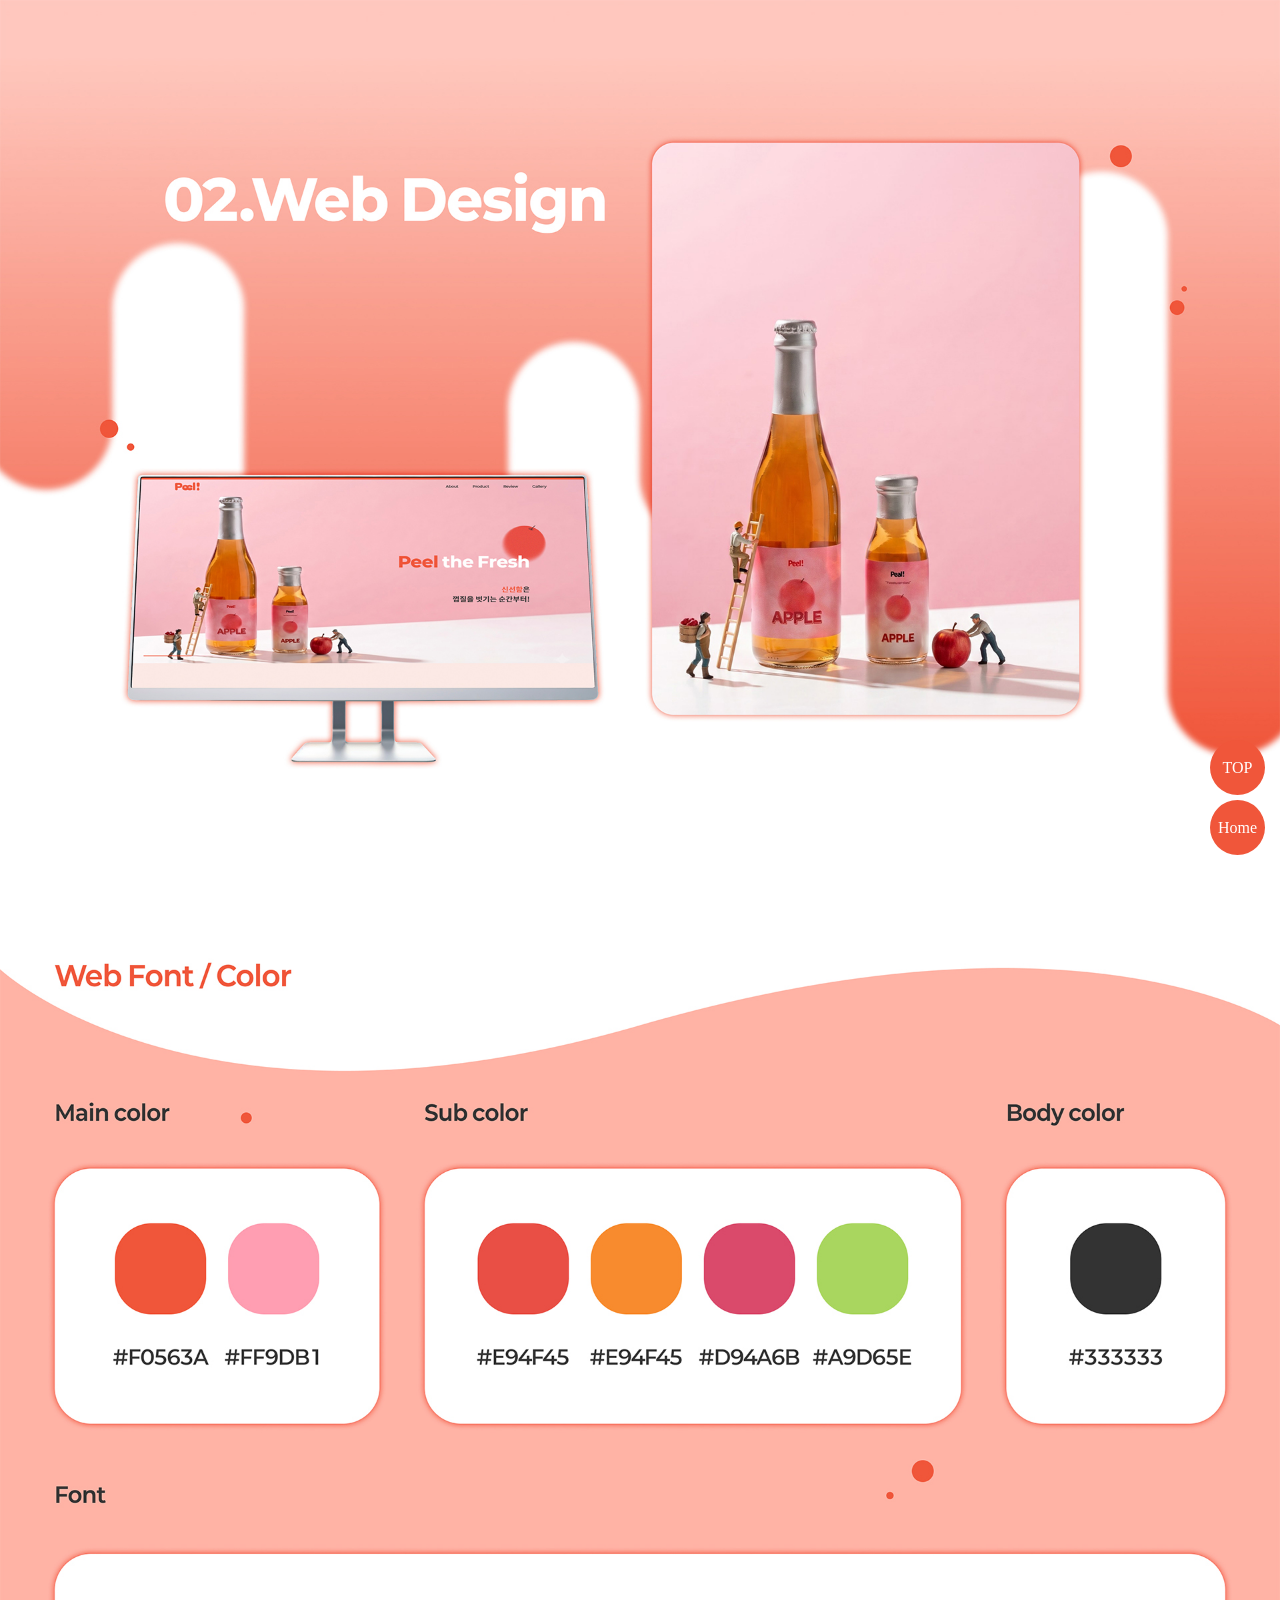
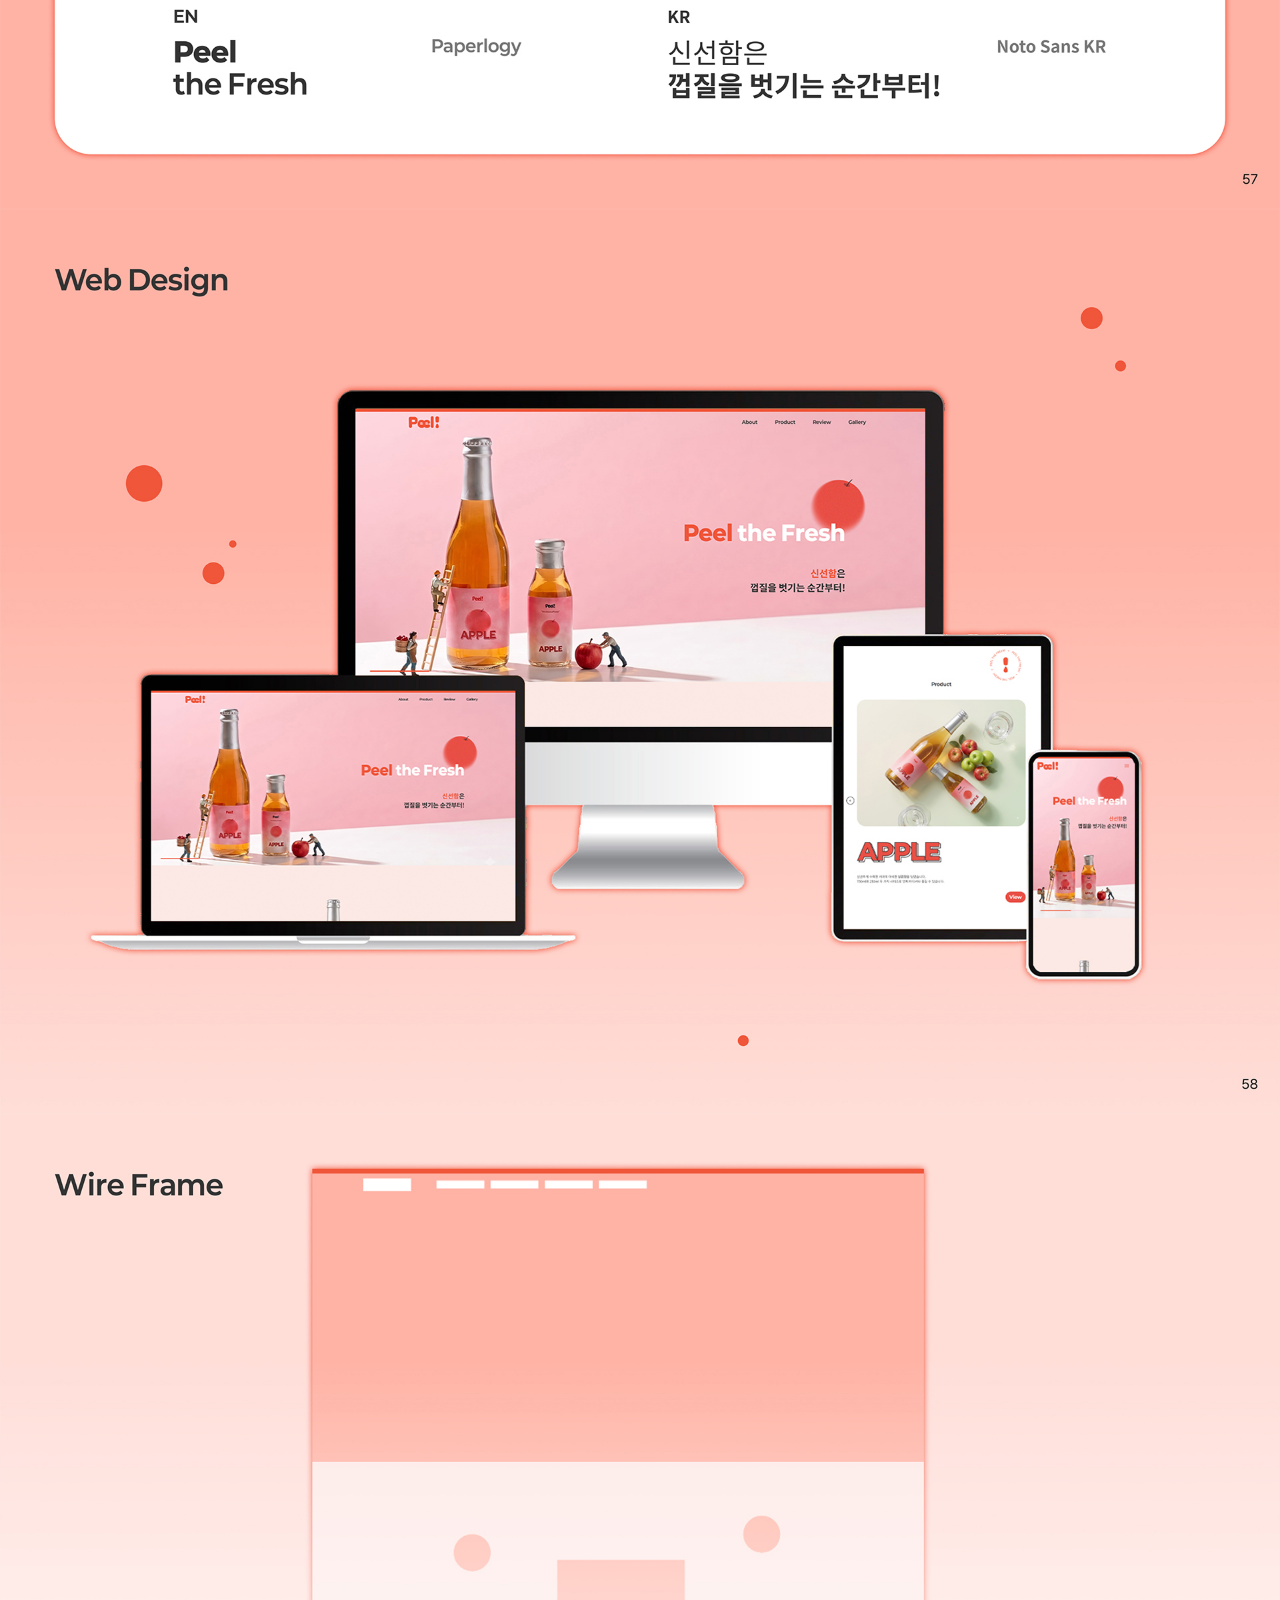
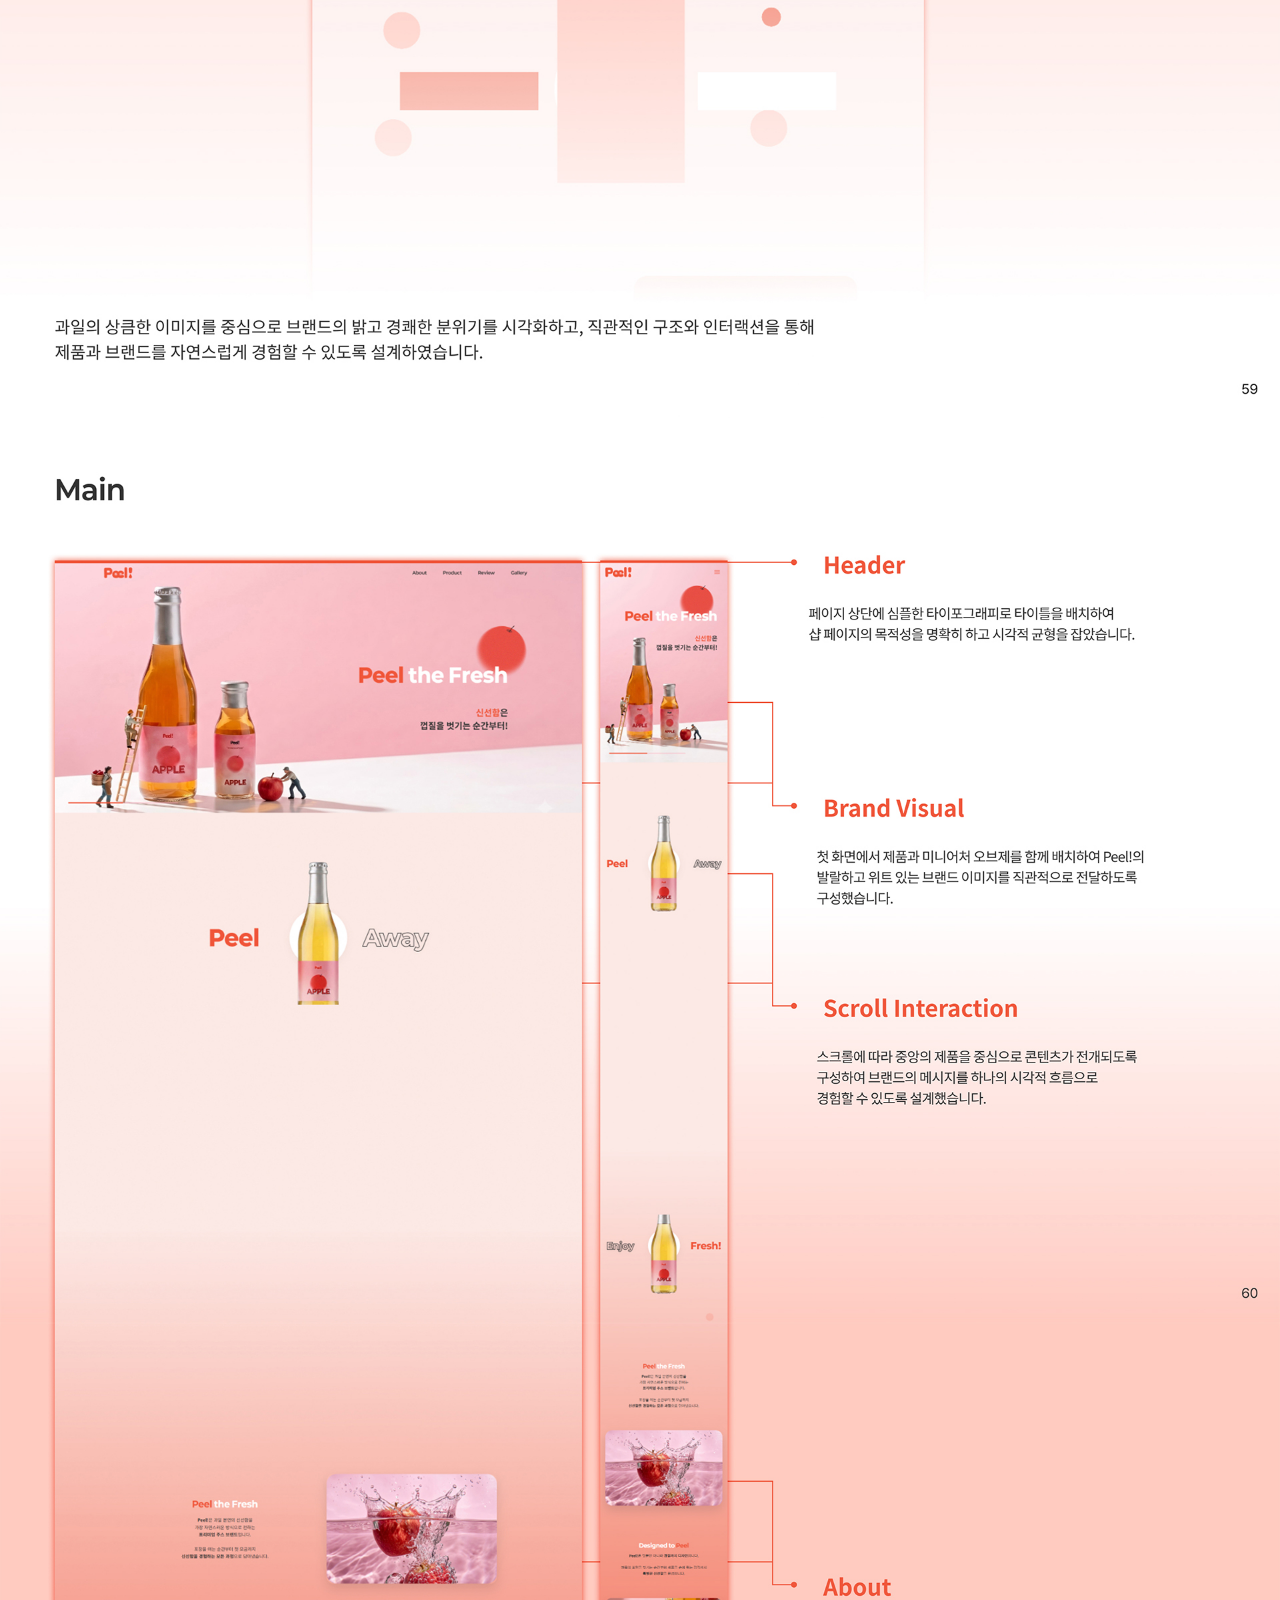
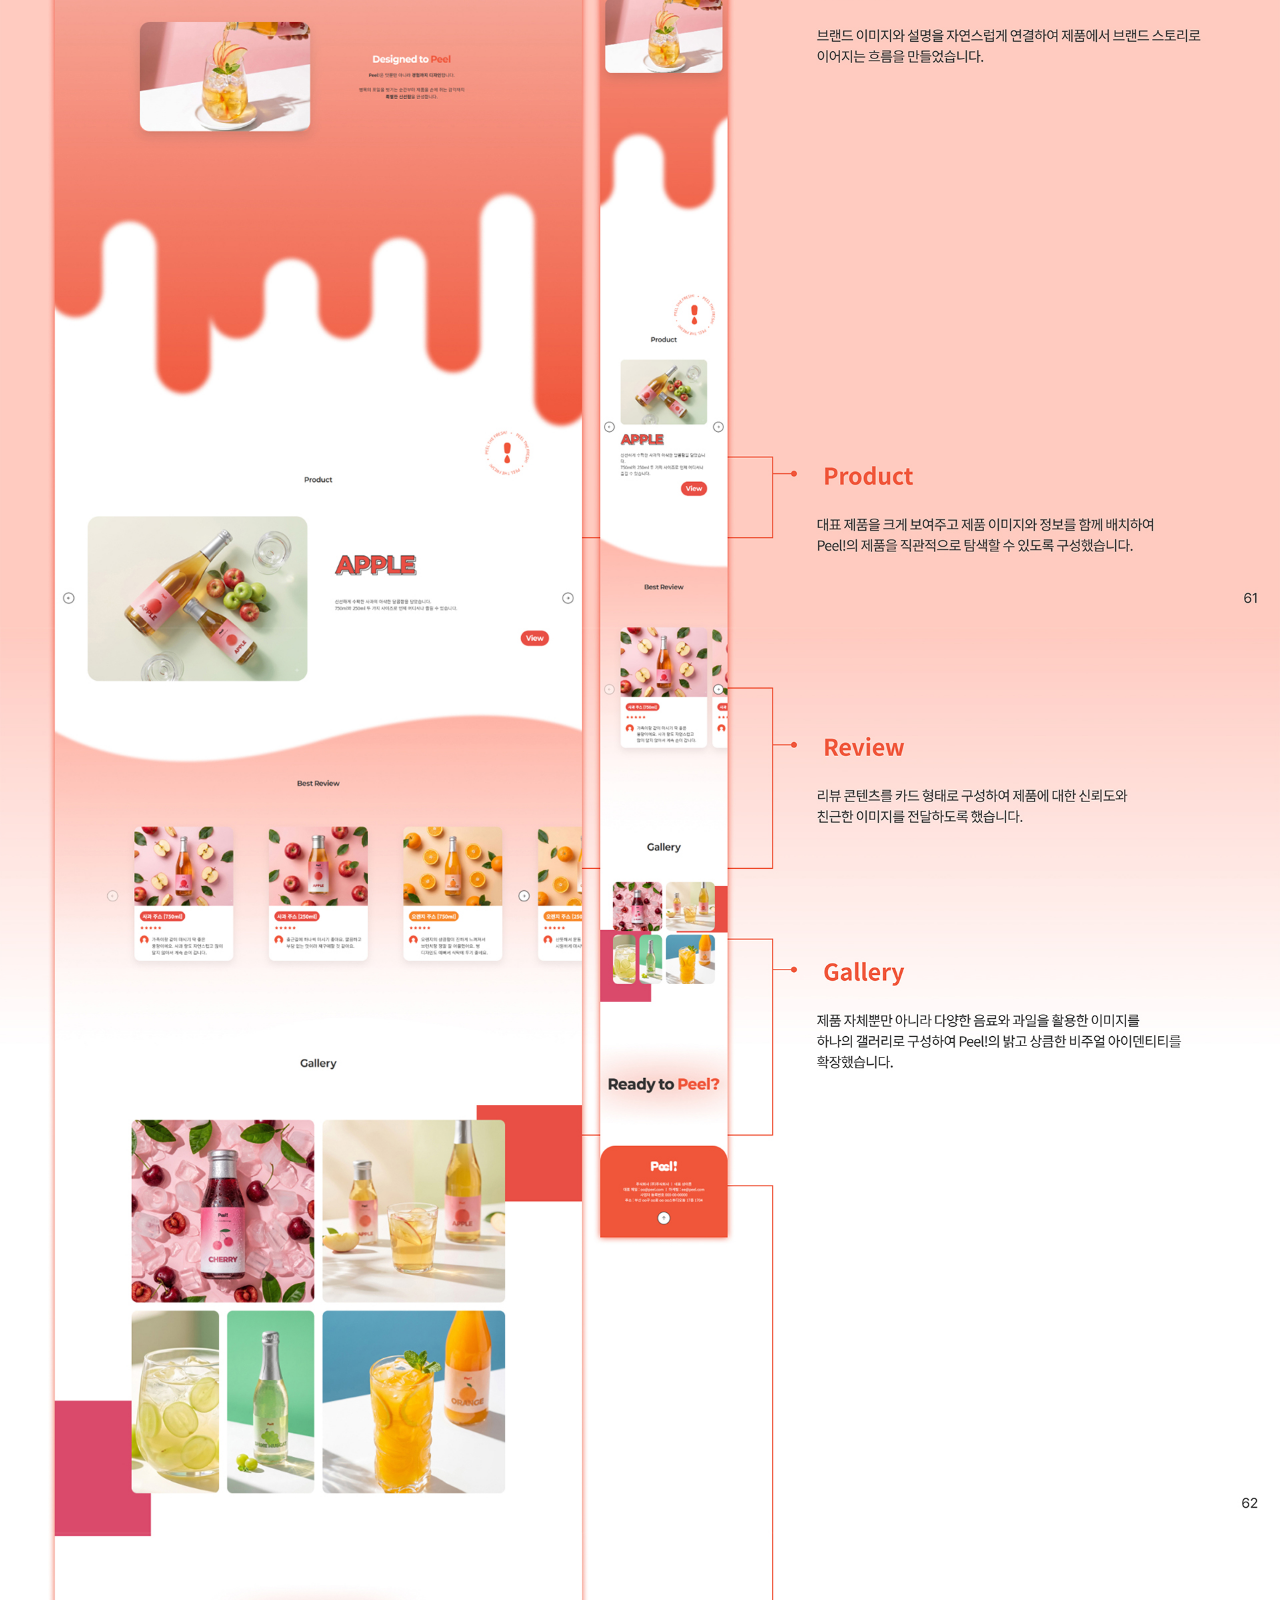
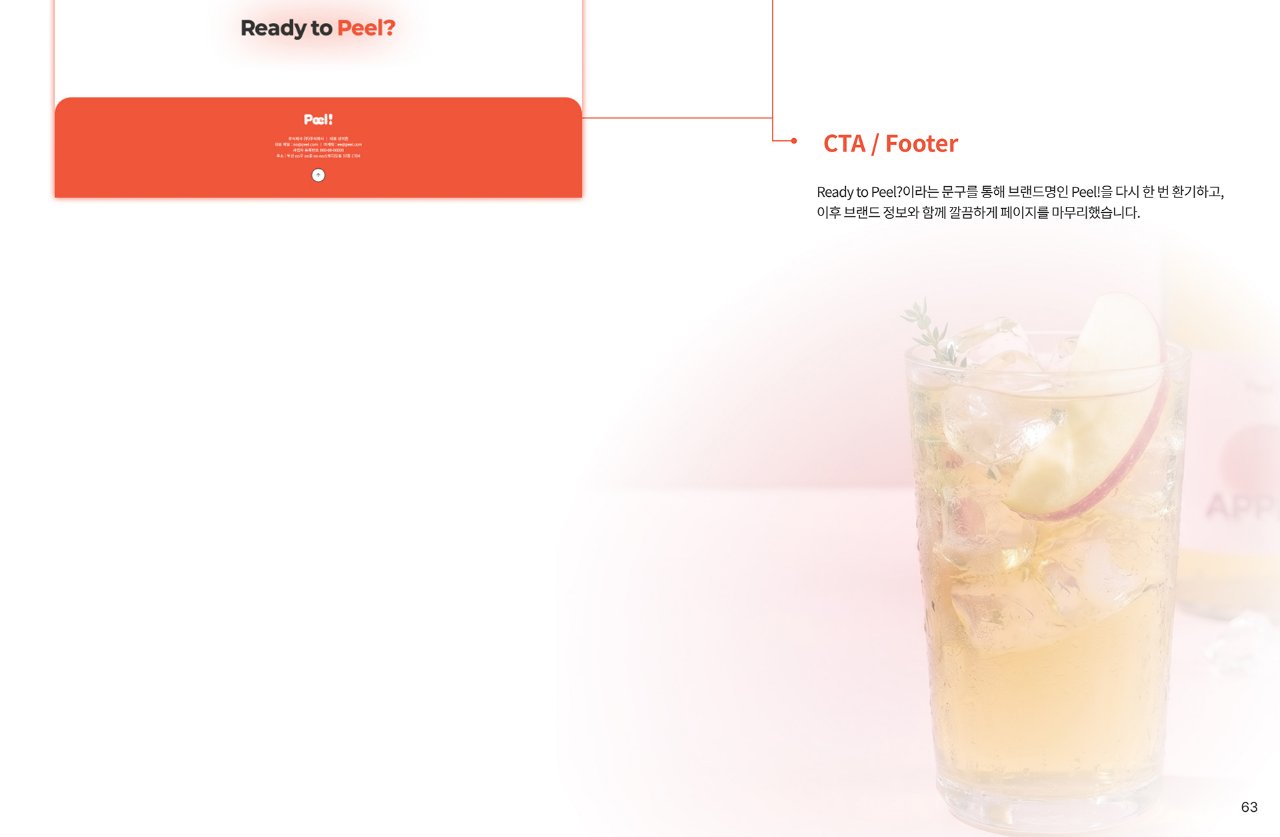
<file: peel/web.html>
<!doctype html>
<html>
	<head>
		<title>Peel!_Web</title>
        <!--favicon-->
        <link rel="shortcut icon" href="../images/symbol2.svg" type="image/x-icon">
		<meta charset="utf-8">
		<meta name="viewport" content="width=device-width, initial-scale=1">
		<meta http-equiv="X-UA-Compatible" content="IE=edge">
		<!--meta-->
		<meta property="og:title" content="Portfolio">
		<meta property="og:description" content="포트폴리오">
		<meta property="og:image" content="https://shinhyegyeong7.github.io/portfolio/assets/img/meta.png">
		<meta property="og:url" content="https://shinhyegyeong7.github.io/portfolio/">
		<meta property="og:type" content="website">

		<style>
			*{margin:0; padding:0;}
			a{text-decoration:none;
				color:inherit;}
			img{
				display: block;
				
			}
			.fixed_box{position:fixed;
				bottom:40px;
				right:30px;
				width:40px;}
			#top img{
					width: 100%;
				}
			.home_btn, .top_btn{
				display: inline-block;
				width:55px;
				line-height: 55px;
				background-color: #F0563A;
				text-align: center;
				border-radius:50%;
				margin-bottom:5px;
				color:#fff;
				transition: all 0.5s;
			}
			.fixed_box a:hover{
				background-color: #111;
			}
		</style>
	</head>
	<body>
		<div id="top">
			<img src="../images/web2-1.jpg" alt="web이미지"><!--가이드 이미지 경로 지정하기-->
			<img src="../images/web2-2.jpg" alt="web이미지"><!--가이드 이미지 경로 지정하기-->
			<img src="../images/web2-3.jpg" alt="web이미지"><!--가이드 이미지 경로 지정하기-->
			<img src="../images/web2-4.jpg" alt="web이미지"><!--가이드 이미지 경로 지정하기-->
			<img src="../images/web2-5.jpg" alt="web이미지"><!--가이드 이미지 경로 지정하기-->
			<img src="../images/web2-6.jpg" alt="web이미지"><!--가이드 이미지 경로 지정하기-->
			<img src="../images/web2-7.jpg" alt="web이미지"><!--가이드 이미지 경로 지정하기-->
			<img src="../images/web2-8.jpg" alt="web이미지"><!--가이드 이미지 경로 지정하기-->
		</div>
		<div class="fixed_box">
			<a href="#top" class="top_btn"><!--href부분은 이미지를 감싼 div에 있는 id이름과 동일하게 설정.-->
				TOP
			</a>
			<!--메인페이지 경로 설정-->
			<a href="../index.html" target="_blank" class="home_btn">
				Home
			</a>
		</div>


		<!--이동시 부드럽게 이동시키기 위해 추가한 구문 시작. script쪽 전부 삭제가능.-->
		<script src="https://code.jquery.com/jquery-1.12.4.min.js" integrity="sha256-ZosEbRLbNQzLpnKIkEdrPv7lOy9C27hHQ+Xp8a4MxAQ=" crossorigin="anonymous"></script>
		<script>
			$(function() {
				$('a[href*="#"]:not([href="#"])').click(function() {
				if (location.pathname.replace(/^\//,'') == this.pathname.replace(/^\//,'') && location.hostname == this.hostname) {
				var target = $(this.hash);
				target = target.length ? target : $('[name=' + this.hash.slice(1) +']');
				if (target.length) {
				$('html, body').animate({
				scrollTop: target.offset().top
				}, 500);//움직이는 시간 조정
				return false;
				}
				}
				});
				});
		</script>
		<!--이동시 부드럽게 이동시키기 위해 추가한 구문 끝. 삭제가능.-->
	</body>
</html>
</file>
